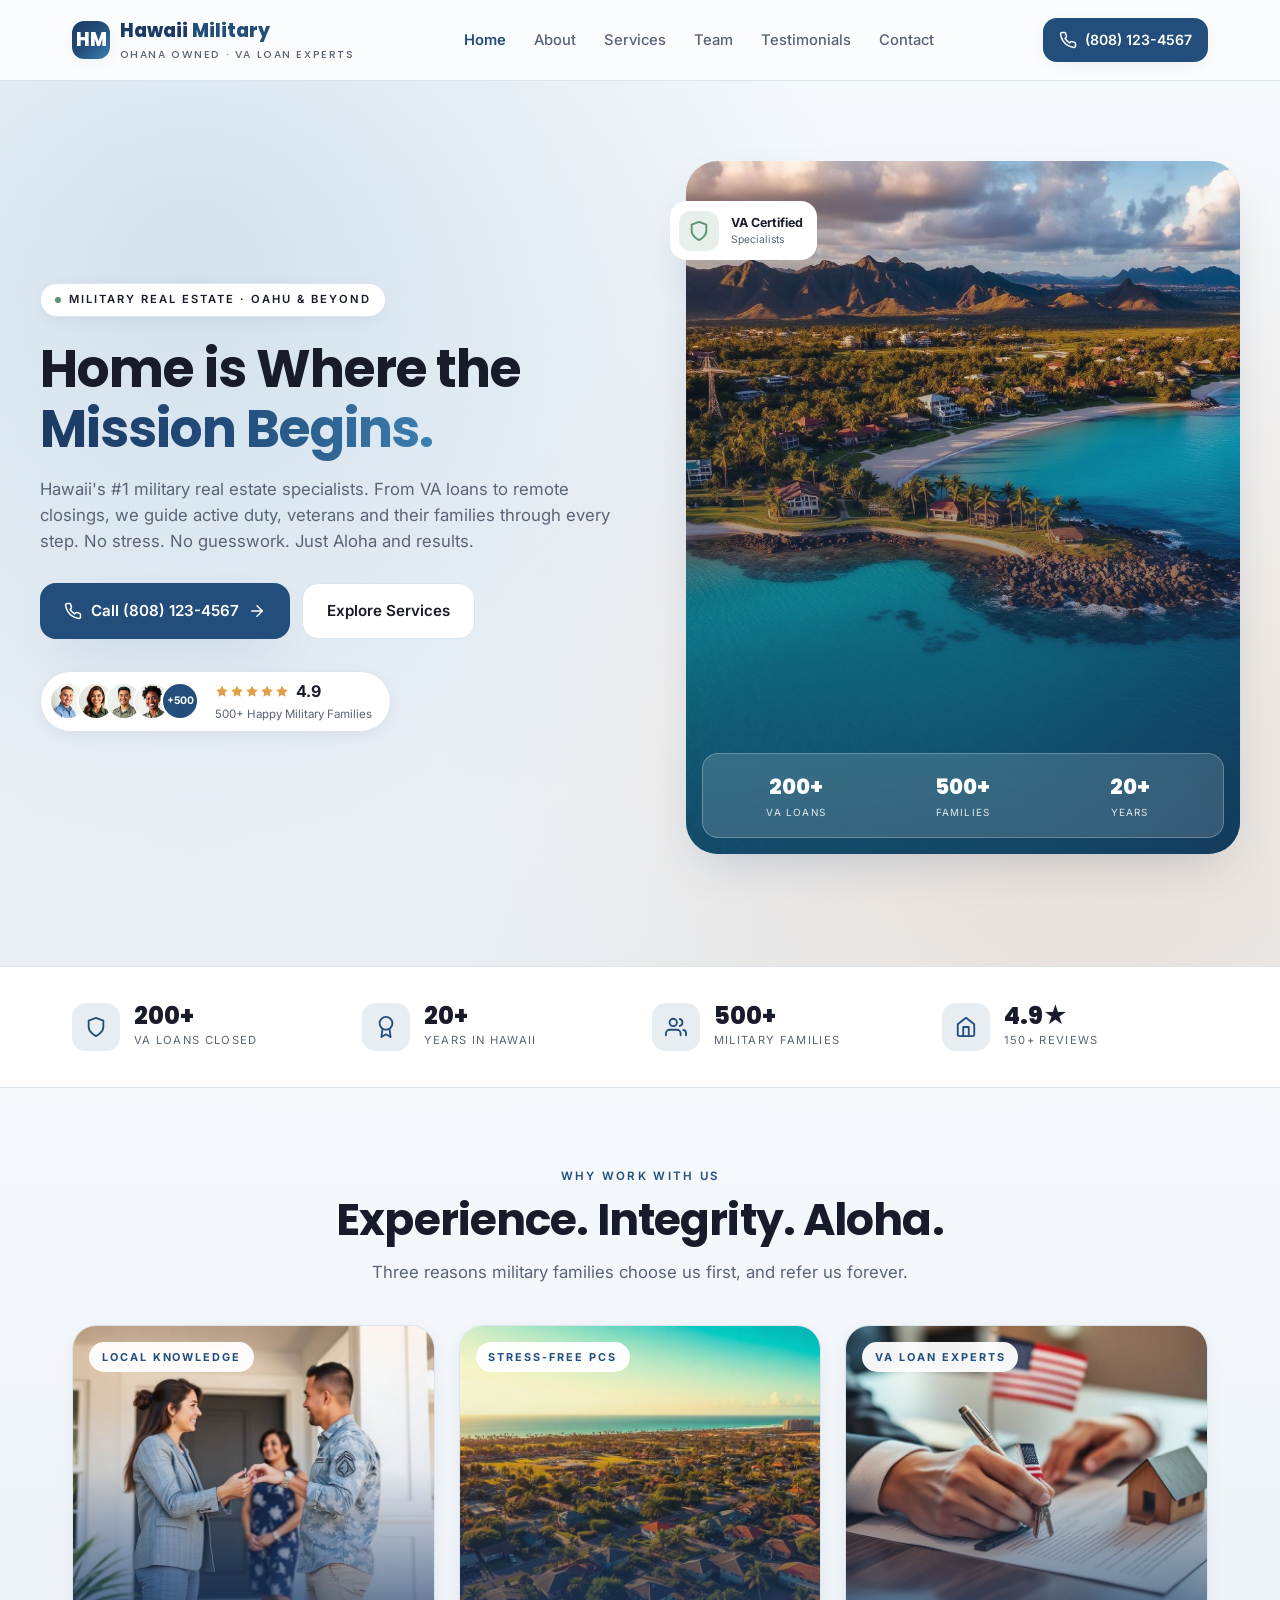
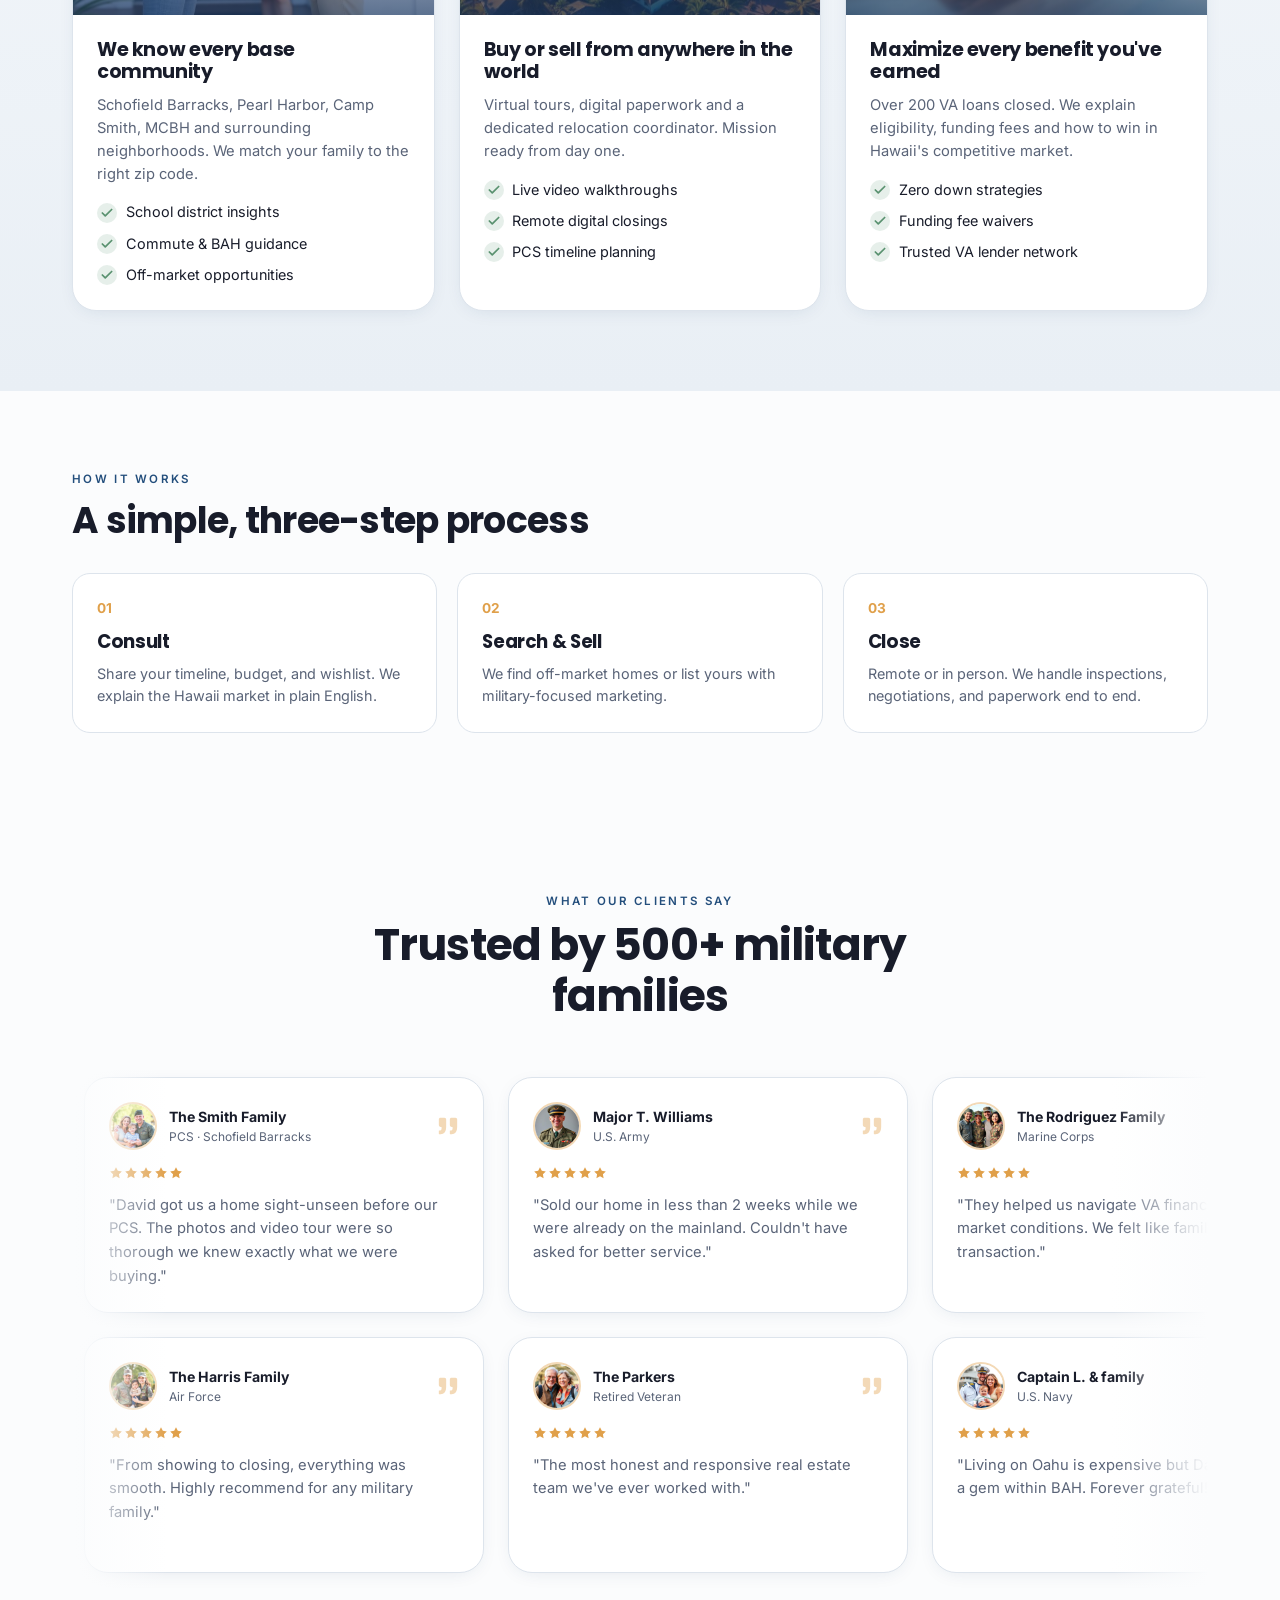
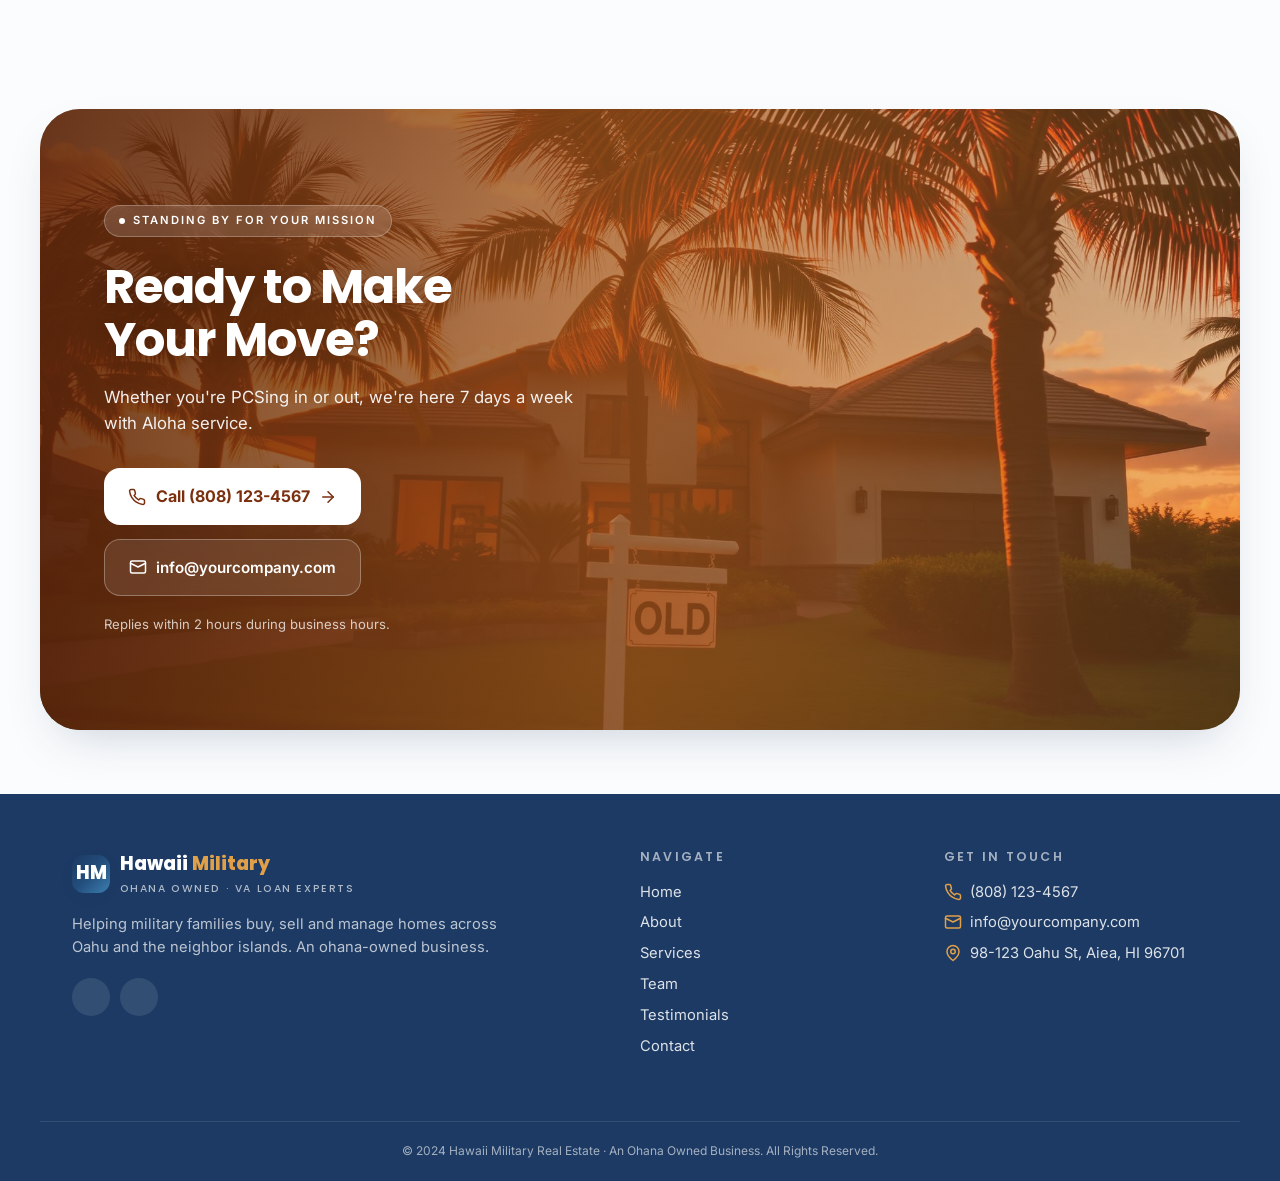
<file: index.html>
<!doctype html>
<html lang="en">
<head>
<meta charset="utf-8">
<meta name="viewport" content="width=device-width,initial-scale=1">
<title>Hawaii Military Real Estate | PCS & VA Loan Specialists</title>
<meta name="description" content="Serving military families across Oahu & neighbor islands. VA loan experts, remote closings, and local Hawaii knowledge.">
<meta property="og:title" content="Hawaii Military Real Estate | PCS & VA Loan Specialists">
<meta property="og:description" content="Serving military families across Oahu & neighbor islands. VA loan experts, remote closings, and local Hawaii knowledge.">
<link rel="preconnect" href="https://fonts.googleapis.com">
<link rel="preconnect" href="https://fonts.gstatic.com" crossorigin>
<link href="https://fonts.googleapis.com/css2?family=Inter:wght@400;500;600;700&family=Poppins:wght@600;700;800&display=swap" rel="stylesheet">
<link rel="stylesheet" href="css/styles.css">
</head>
<body>
<div id="header-mount"></div>

<section class="hero">
  <div class="container wrap">
    <div class="reveal">
      <span class="eyebrow"><span class="dot"></span> Military Real Estate · Oahu & Beyond</span>
      <h1>Home is Where the <span class="grad">Mission Begins.</span></h1>
      <p class="lead">Hawaii's #1 military real estate specialists. From VA loans to remote closings, we guide active duty, veterans and their families through every step. No stress. No guesswork. Just Aloha and results.</p>
      <div class="cta-row">
        <a class="btn btn-primary" href="tel:8081234567"><svg width="18" height="18" viewBox="0 0 24 24" fill="none" stroke="currentColor" stroke-width="2" stroke-linecap="round" stroke-linejoin="round"><path d="M22 16.92v3a2 2 0 0 1-2.18 2 19.79 19.79 0 0 1-8.63-3.07 19.5 19.5 0 0 1-6-6 19.79 19.79 0 0 1-3.07-8.67A2 2 0 0 1 4.11 2h3a2 2 0 0 1 2 1.72 12.84 12.84 0 0 0 .7 2.81 2 2 0 0 1-.45 2.11L8.09 9.91a16 16 0 0 0 6 6l1.27-1.27a2 2 0 0 1 2.11-.45 12.84 12.84 0 0 0 2.81.7A2 2 0 0 1 22 16.92z"/></svg> Call (808) 123-4567 <svg width="18" height="18" viewBox="0 0 24 24" fill="none" stroke="currentColor" stroke-width="2" stroke-linecap="round" stroke-linejoin="round"><line x1="5" y1="12" x2="19" y2="12"/><polyline points="12 5 19 12 12 19"/></svg></a>
        <a class="btn btn-outline" href="services.html">Explore Services</a>
      </div>
      <div class="trust">
        <div class="avatar-stack">
          <img src="assets/avatar-1.jpg" alt=""><img src="assets/avatar-2.jpg" alt=""><img src="assets/avatar-3.jpg" alt=""><img src="assets/avatar-4.jpg" alt=""><span>+500</span>
        </div>
        <div>
          <div class="stars"><svg width="14" height="14" viewBox="0 0 24 24" fill="currentColor"><polygon points="12 2 15.09 8.26 22 9.27 17 14.14 18.18 21.02 12 17.77 5.82 21.02 7 14.14 2 9.27 8.91 8.26 12 2"/></svg><svg width="14" height="14" viewBox="0 0 24 24" fill="currentColor"><polygon points="12 2 15.09 8.26 22 9.27 17 14.14 18.18 21.02 12 17.77 5.82 21.02 7 14.14 2 9.27 8.91 8.26 12 2"/></svg><svg width="14" height="14" viewBox="0 0 24 24" fill="currentColor"><polygon points="12 2 15.09 8.26 22 9.27 17 14.14 18.18 21.02 12 17.77 5.82 21.02 7 14.14 2 9.27 8.91 8.26 12 2"/></svg><svg width="14" height="14" viewBox="0 0 24 24" fill="currentColor"><polygon points="12 2 15.09 8.26 22 9.27 17 14.14 18.18 21.02 12 17.77 5.82 21.02 7 14.14 2 9.27 8.91 8.26 12 2"/></svg><svg width="14" height="14" viewBox="0 0 24 24" fill="currentColor"><polygon points="12 2 15.09 8.26 22 9.27 17 14.14 18.18 21.02 12 17.77 5.82 21.02 7 14.14 2 9.27 8.91 8.26 12 2"/></svg> <strong style="color:var(--fg);margin-left:6px">4.9</strong></div>
          <div style="font-size:.72rem;color:var(--muted-fg);margin-top:2px">500+ Happy Military Families</div>
        </div>
      </div>
    </div>
    <div class="reveal">
      <div class="hero-img-wrap">
        <div class="hero-img">
          <img src="assets/hero-hawaii.jpg" alt="Aerial Hawaiian coastline">
          <div style="position:absolute;inset:0;background:linear-gradient(to top,rgba(28,58,99,.7),transparent)"></div>
          <div class="glass">
            <div><div class="k">200+</div><div class="l">VA Loans</div></div>
            <div><div class="k">500+</div><div class="l">Families</div></div>
            <div><div class="k">20+</div><div class="l">Years</div></div>
          </div>
        </div>
        <div class="floating-card"><div class="icon"><svg width="22" height="22" viewBox="0 0 24 24" fill="none" stroke="currentColor" stroke-width="2" stroke-linecap="round" stroke-linejoin="round"><path d="M12 22s8-4 8-10V5l-8-3-8 3v7c0 6 8 10 8 10z"/></svg></div><div><div style="font-weight:700;font-size:.78rem">VA Certified</div><div style="font-size:.65rem;color:var(--muted-fg)">Specialists</div></div></div>
      </div>
    </div>
  </div>
</section>

<section class="trust-bar">
  <div class="container">
    <div class="grid">
      <div class="item reveal"><div class="icon-box"><svg width="22" height="22" viewBox="0 0 24 24" fill="none" stroke="currentColor" stroke-width="2" stroke-linecap="round" stroke-linejoin="round"><path d="M12 22s8-4 8-10V5l-8-3-8 3v7c0 6 8 10 8 10z"/></svg></div><div><div class="k">200+</div><div class="l">VA Loans Closed</div></div></div><div class="item reveal"><div class="icon-box"><svg width="22" height="22" viewBox="0 0 24 24" fill="none" stroke="currentColor" stroke-width="2" stroke-linecap="round" stroke-linejoin="round"><circle cx="12" cy="8" r="7"/><polyline points="8.21 13.89 7 23 12 20 17 23 15.79 13.88"/></svg></div><div><div class="k">20+</div><div class="l">Years in Hawaii</div></div></div><div class="item reveal"><div class="icon-box"><svg width="22" height="22" viewBox="0 0 24 24" fill="none" stroke="currentColor" stroke-width="2" stroke-linecap="round" stroke-linejoin="round"><path d="M17 21v-2a4 4 0 0 0-4-4H5a4 4 0 0 0-4 4v2"/><circle cx="9" cy="7" r="4"/><path d="M23 21v-2a4 4 0 0 0-3-3.87"/><path d="M16 3.13a4 4 0 0 1 0 7.75"/></svg></div><div><div class="k">500+</div><div class="l">Military Families</div></div></div><div class="item reveal"><div class="icon-box"><svg width="22" height="22" viewBox="0 0 24 24" fill="none" stroke="currentColor" stroke-width="2" stroke-linecap="round" stroke-linejoin="round"><path d="M3 9l9-7 9 7v11a2 2 0 0 1-2 2H5a2 2 0 0 1-2-2z"/><polyline points="9 22 9 12 15 12 15 22"/></svg></div><div><div class="k">4.9★</div><div class="l">150+ Reviews</div></div></div>
    </div>
  </div>
</section>

<section class="section alt">
  <div class="container">
    <div class="section-head reveal">
      <div class="eyebrow-mini">Why Work With Us</div>
      <h2>Experience. Integrity. Aloha.</h2>
      <p>Three reasons military families choose us first, and refer us forever.</p>
    </div>
    <div class="cards-grid">
      <article class="card reveal">
        <div class="card-media"><img src="assets/why-1.jpg" alt="We know every base community" loading="lazy"><span class="tag">Local Knowledge</span></div>
        <div class="card-body"><h3>We know every base community</h3><p>Schofield Barracks, Pearl Harbor, Camp Smith, MCBH and surrounding neighborhoods. We match your family to the right zip code.</p><ul><li><span class="check-pill"><svg width="14" height="14" viewBox="0 0 24 24" fill="none" stroke="currentColor" stroke-width="3" stroke-linecap="round" stroke-linejoin="round"><polyline points="20 6 9 17 4 12"/></svg></span>School district insights</li><li><span class="check-pill"><svg width="14" height="14" viewBox="0 0 24 24" fill="none" stroke="currentColor" stroke-width="3" stroke-linecap="round" stroke-linejoin="round"><polyline points="20 6 9 17 4 12"/></svg></span>Commute & BAH guidance</li><li><span class="check-pill"><svg width="14" height="14" viewBox="0 0 24 24" fill="none" stroke="currentColor" stroke-width="3" stroke-linecap="round" stroke-linejoin="round"><polyline points="20 6 9 17 4 12"/></svg></span>Off-market opportunities</li></ul></div>
      </article><article class="card reveal">
        <div class="card-media"><img src="assets/why-2.jpg" alt="Buy or sell from anywhere in the world" loading="lazy"><span class="tag">Stress-Free PCS</span></div>
        <div class="card-body"><h3>Buy or sell from anywhere in the world</h3><p>Virtual tours, digital paperwork and a dedicated relocation coordinator. Mission ready from day one.</p><ul><li><span class="check-pill"><svg width="14" height="14" viewBox="0 0 24 24" fill="none" stroke="currentColor" stroke-width="3" stroke-linecap="round" stroke-linejoin="round"><polyline points="20 6 9 17 4 12"/></svg></span>Live video walkthroughs</li><li><span class="check-pill"><svg width="14" height="14" viewBox="0 0 24 24" fill="none" stroke="currentColor" stroke-width="3" stroke-linecap="round" stroke-linejoin="round"><polyline points="20 6 9 17 4 12"/></svg></span>Remote digital closings</li><li><span class="check-pill"><svg width="14" height="14" viewBox="0 0 24 24" fill="none" stroke="currentColor" stroke-width="3" stroke-linecap="round" stroke-linejoin="round"><polyline points="20 6 9 17 4 12"/></svg></span>PCS timeline planning</li></ul></div>
      </article><article class="card reveal">
        <div class="card-media"><img src="assets/why-3.jpg" alt="Maximize every benefit you've earned" loading="lazy"><span class="tag">VA Loan Experts</span></div>
        <div class="card-body"><h3>Maximize every benefit you've earned</h3><p>Over 200 VA loans closed. We explain eligibility, funding fees and how to win in Hawaii's competitive market.</p><ul><li><span class="check-pill"><svg width="14" height="14" viewBox="0 0 24 24" fill="none" stroke="currentColor" stroke-width="3" stroke-linecap="round" stroke-linejoin="round"><polyline points="20 6 9 17 4 12"/></svg></span>Zero down strategies</li><li><span class="check-pill"><svg width="14" height="14" viewBox="0 0 24 24" fill="none" stroke="currentColor" stroke-width="3" stroke-linecap="round" stroke-linejoin="round"><polyline points="20 6 9 17 4 12"/></svg></span>Funding fee waivers</li><li><span class="check-pill"><svg width="14" height="14" viewBox="0 0 24 24" fill="none" stroke="currentColor" stroke-width="3" stroke-linecap="round" stroke-linejoin="round"><polyline points="20 6 9 17 4 12"/></svg></span>Trusted VA lender network</li></ul></div>
      </article>
    </div>
  </div>
</section>

<section class="section">
  <div class="container">
    <div class="reveal" style="max-width:42rem">
      <div class="eyebrow-mini" style="font-size:.72rem;letter-spacing:.2em;text-transform:uppercase;font-weight:600;color:var(--primary)">How It Works</div>
      <h2 style="margin-top:.7rem;font-size:clamp(1.6rem,3vw,2.25rem)">A simple, three-step process</h2>
    </div>
    <div class="steps mt-8">
      <div class="step reveal"><div class="n">01</div><h3>Consult</h3><p>Share your timeline, budget, and wishlist. We explain the Hawaii market in plain English.</p></div><div class="step reveal"><div class="n">02</div><h3>Search & Sell</h3><p>We find off-market homes or list yours with military-focused marketing.</p></div><div class="step reveal"><div class="n">03</div><h3>Close</h3><p>Remote or in person. We handle inspections, negotiations, and paperwork end to end.</p></div>
    </div>
  </div>
</section>

<section class="section">
  <div class="container">
    <div class="section-head reveal">
      <div class="eyebrow-mini">What Our Clients Say</div>
      <h2>Trusted by 500+ military families</h2>
    </div>
    <div class="marquee-wrap">
      <div class="marquee"><div class="t-card"><div class="top"><img src="assets/client-1.jpg" alt="The Smith Family"><div><div class="name">The Smith Family</div><div class="role">PCS · Schofield Barracks</div></div><span class="q"><svg width="22" height="22" viewBox="0 0 24 24" fill="currentColor"><path d="M3 21c3 0 7-1 7-8V5c0-1.25-.756-2.017-2-2H4c-1.25 0-2 .75-2 1.972V11c0 1.25.75 2 2 2 1 0 1 0 1 1v1c0 1-1 2-2 2s-1 .008-1 1.031V20c0 1 0 1 1 1zm12 0c3 0 7-1 7-8V5c0-1.25-.757-2.017-2-2h-4c-1.25 0-2 .75-2 1.972V11c0 1.25.75 2 2 2 .985 0 1 0 1 1v1c0 1-1 2-2 2s-1 .008-1 1.031V20c0 1 0 1 1 1z"/></svg></span></div><div class="stars"><svg width="14" height="14" viewBox="0 0 24 24" fill="currentColor"><polygon points="12 2 15.09 8.26 22 9.27 17 14.14 18.18 21.02 12 17.77 5.82 21.02 7 14.14 2 9.27 8.91 8.26 12 2"/></svg><svg width="14" height="14" viewBox="0 0 24 24" fill="currentColor"><polygon points="12 2 15.09 8.26 22 9.27 17 14.14 18.18 21.02 12 17.77 5.82 21.02 7 14.14 2 9.27 8.91 8.26 12 2"/></svg><svg width="14" height="14" viewBox="0 0 24 24" fill="currentColor"><polygon points="12 2 15.09 8.26 22 9.27 17 14.14 18.18 21.02 12 17.77 5.82 21.02 7 14.14 2 9.27 8.91 8.26 12 2"/></svg><svg width="14" height="14" viewBox="0 0 24 24" fill="currentColor"><polygon points="12 2 15.09 8.26 22 9.27 17 14.14 18.18 21.02 12 17.77 5.82 21.02 7 14.14 2 9.27 8.91 8.26 12 2"/></svg><svg width="14" height="14" viewBox="0 0 24 24" fill="currentColor"><polygon points="12 2 15.09 8.26 22 9.27 17 14.14 18.18 21.02 12 17.77 5.82 21.02 7 14.14 2 9.27 8.91 8.26 12 2"/></svg></div><p class="quote">"David got us a home sight-unseen before our PCS. The photos and video tour were so thorough we knew exactly what we were buying."</p></div><div class="t-card"><div class="top"><img src="assets/client-2.jpg" alt="Major T. Williams"><div><div class="name">Major T. Williams</div><div class="role">U.S. Army</div></div><span class="q"><svg width="22" height="22" viewBox="0 0 24 24" fill="currentColor"><path d="M3 21c3 0 7-1 7-8V5c0-1.25-.756-2.017-2-2H4c-1.25 0-2 .75-2 1.972V11c0 1.25.75 2 2 2 1 0 1 0 1 1v1c0 1-1 2-2 2s-1 .008-1 1.031V20c0 1 0 1 1 1zm12 0c3 0 7-1 7-8V5c0-1.25-.757-2.017-2-2h-4c-1.25 0-2 .75-2 1.972V11c0 1.25.75 2 2 2 .985 0 1 0 1 1v1c0 1-1 2-2 2s-1 .008-1 1.031V20c0 1 0 1 1 1z"/></svg></span></div><div class="stars"><svg width="14" height="14" viewBox="0 0 24 24" fill="currentColor"><polygon points="12 2 15.09 8.26 22 9.27 17 14.14 18.18 21.02 12 17.77 5.82 21.02 7 14.14 2 9.27 8.91 8.26 12 2"/></svg><svg width="14" height="14" viewBox="0 0 24 24" fill="currentColor"><polygon points="12 2 15.09 8.26 22 9.27 17 14.14 18.18 21.02 12 17.77 5.82 21.02 7 14.14 2 9.27 8.91 8.26 12 2"/></svg><svg width="14" height="14" viewBox="0 0 24 24" fill="currentColor"><polygon points="12 2 15.09 8.26 22 9.27 17 14.14 18.18 21.02 12 17.77 5.82 21.02 7 14.14 2 9.27 8.91 8.26 12 2"/></svg><svg width="14" height="14" viewBox="0 0 24 24" fill="currentColor"><polygon points="12 2 15.09 8.26 22 9.27 17 14.14 18.18 21.02 12 17.77 5.82 21.02 7 14.14 2 9.27 8.91 8.26 12 2"/></svg><svg width="14" height="14" viewBox="0 0 24 24" fill="currentColor"><polygon points="12 2 15.09 8.26 22 9.27 17 14.14 18.18 21.02 12 17.77 5.82 21.02 7 14.14 2 9.27 8.91 8.26 12 2"/></svg></div><p class="quote">"Sold our home in less than 2 weeks while we were already on the mainland. Couldn't have asked for better service."</p></div><div class="t-card"><div class="top"><img src="assets/client-3.jpg" alt="The Rodriguez Family"><div><div class="name">The Rodriguez Family</div><div class="role">Marine Corps</div></div><span class="q"><svg width="22" height="22" viewBox="0 0 24 24" fill="currentColor"><path d="M3 21c3 0 7-1 7-8V5c0-1.25-.756-2.017-2-2H4c-1.25 0-2 .75-2 1.972V11c0 1.25.75 2 2 2 1 0 1 0 1 1v1c0 1-1 2-2 2s-1 .008-1 1.031V20c0 1 0 1 1 1zm12 0c3 0 7-1 7-8V5c0-1.25-.757-2.017-2-2h-4c-1.25 0-2 .75-2 1.972V11c0 1.25.75 2 2 2 .985 0 1 0 1 1v1c0 1-1 2-2 2s-1 .008-1 1.031V20c0 1 0 1 1 1z"/></svg></span></div><div class="stars"><svg width="14" height="14" viewBox="0 0 24 24" fill="currentColor"><polygon points="12 2 15.09 8.26 22 9.27 17 14.14 18.18 21.02 12 17.77 5.82 21.02 7 14.14 2 9.27 8.91 8.26 12 2"/></svg><svg width="14" height="14" viewBox="0 0 24 24" fill="currentColor"><polygon points="12 2 15.09 8.26 22 9.27 17 14.14 18.18 21.02 12 17.77 5.82 21.02 7 14.14 2 9.27 8.91 8.26 12 2"/></svg><svg width="14" height="14" viewBox="0 0 24 24" fill="currentColor"><polygon points="12 2 15.09 8.26 22 9.27 17 14.14 18.18 21.02 12 17.77 5.82 21.02 7 14.14 2 9.27 8.91 8.26 12 2"/></svg><svg width="14" height="14" viewBox="0 0 24 24" fill="currentColor"><polygon points="12 2 15.09 8.26 22 9.27 17 14.14 18.18 21.02 12 17.77 5.82 21.02 7 14.14 2 9.27 8.91 8.26 12 2"/></svg><svg width="14" height="14" viewBox="0 0 24 24" fill="currentColor"><polygon points="12 2 15.09 8.26 22 9.27 17 14.14 18.18 21.02 12 17.77 5.82 21.02 7 14.14 2 9.27 8.91 8.26 12 2"/></svg></div><p class="quote">"They helped us navigate VA financing and local market conditions. We felt like family, not just a transaction."</p></div><div class="t-card"><div class="top"><img src="assets/client-4.jpg" alt="Captain L. & family"><div><div class="name">Captain L. & family</div><div class="role">U.S. Navy</div></div><span class="q"><svg width="22" height="22" viewBox="0 0 24 24" fill="currentColor"><path d="M3 21c3 0 7-1 7-8V5c0-1.25-.756-2.017-2-2H4c-1.25 0-2 .75-2 1.972V11c0 1.25.75 2 2 2 1 0 1 0 1 1v1c0 1-1 2-2 2s-1 .008-1 1.031V20c0 1 0 1 1 1zm12 0c3 0 7-1 7-8V5c0-1.25-.757-2.017-2-2h-4c-1.25 0-2 .75-2 1.972V11c0 1.25.75 2 2 2 .985 0 1 0 1 1v1c0 1-1 2-2 2s-1 .008-1 1.031V20c0 1 0 1 1 1z"/></svg></span></div><div class="stars"><svg width="14" height="14" viewBox="0 0 24 24" fill="currentColor"><polygon points="12 2 15.09 8.26 22 9.27 17 14.14 18.18 21.02 12 17.77 5.82 21.02 7 14.14 2 9.27 8.91 8.26 12 2"/></svg><svg width="14" height="14" viewBox="0 0 24 24" fill="currentColor"><polygon points="12 2 15.09 8.26 22 9.27 17 14.14 18.18 21.02 12 17.77 5.82 21.02 7 14.14 2 9.27 8.91 8.26 12 2"/></svg><svg width="14" height="14" viewBox="0 0 24 24" fill="currentColor"><polygon points="12 2 15.09 8.26 22 9.27 17 14.14 18.18 21.02 12 17.77 5.82 21.02 7 14.14 2 9.27 8.91 8.26 12 2"/></svg><svg width="14" height="14" viewBox="0 0 24 24" fill="currentColor"><polygon points="12 2 15.09 8.26 22 9.27 17 14.14 18.18 21.02 12 17.77 5.82 21.02 7 14.14 2 9.27 8.91 8.26 12 2"/></svg><svg width="14" height="14" viewBox="0 0 24 24" fill="currentColor"><polygon points="12 2 15.09 8.26 22 9.27 17 14.14 18.18 21.02 12 17.77 5.82 21.02 7 14.14 2 9.27 8.91 8.26 12 2"/></svg></div><p class="quote">"Living on Oahu is expensive but David found us a gem within BAH. Forever grateful!"</p></div><div class="t-card"><div class="top"><img src="assets/client-5.jpg" alt="The Parkers"><div><div class="name">The Parkers</div><div class="role">Retired Veteran</div></div><span class="q"><svg width="22" height="22" viewBox="0 0 24 24" fill="currentColor"><path d="M3 21c3 0 7-1 7-8V5c0-1.25-.756-2.017-2-2H4c-1.25 0-2 .75-2 1.972V11c0 1.25.75 2 2 2 1 0 1 0 1 1v1c0 1-1 2-2 2s-1 .008-1 1.031V20c0 1 0 1 1 1zm12 0c3 0 7-1 7-8V5c0-1.25-.757-2.017-2-2h-4c-1.25 0-2 .75-2 1.972V11c0 1.25.75 2 2 2 .985 0 1 0 1 1v1c0 1-1 2-2 2s-1 .008-1 1.031V20c0 1 0 1 1 1z"/></svg></span></div><div class="stars"><svg width="14" height="14" viewBox="0 0 24 24" fill="currentColor"><polygon points="12 2 15.09 8.26 22 9.27 17 14.14 18.18 21.02 12 17.77 5.82 21.02 7 14.14 2 9.27 8.91 8.26 12 2"/></svg><svg width="14" height="14" viewBox="0 0 24 24" fill="currentColor"><polygon points="12 2 15.09 8.26 22 9.27 17 14.14 18.18 21.02 12 17.77 5.82 21.02 7 14.14 2 9.27 8.91 8.26 12 2"/></svg><svg width="14" height="14" viewBox="0 0 24 24" fill="currentColor"><polygon points="12 2 15.09 8.26 22 9.27 17 14.14 18.18 21.02 12 17.77 5.82 21.02 7 14.14 2 9.27 8.91 8.26 12 2"/></svg><svg width="14" height="14" viewBox="0 0 24 24" fill="currentColor"><polygon points="12 2 15.09 8.26 22 9.27 17 14.14 18.18 21.02 12 17.77 5.82 21.02 7 14.14 2 9.27 8.91 8.26 12 2"/></svg><svg width="14" height="14" viewBox="0 0 24 24" fill="currentColor"><polygon points="12 2 15.09 8.26 22 9.27 17 14.14 18.18 21.02 12 17.77 5.82 21.02 7 14.14 2 9.27 8.91 8.26 12 2"/></svg></div><p class="quote">"The most honest and responsive real estate team we've ever worked with."</p></div><div class="t-card"><div class="top"><img src="assets/client-6.jpg" alt="The Harris Family"><div><div class="name">The Harris Family</div><div class="role">Air Force</div></div><span class="q"><svg width="22" height="22" viewBox="0 0 24 24" fill="currentColor"><path d="M3 21c3 0 7-1 7-8V5c0-1.25-.756-2.017-2-2H4c-1.25 0-2 .75-2 1.972V11c0 1.25.75 2 2 2 1 0 1 0 1 1v1c0 1-1 2-2 2s-1 .008-1 1.031V20c0 1 0 1 1 1zm12 0c3 0 7-1 7-8V5c0-1.25-.757-2.017-2-2h-4c-1.25 0-2 .75-2 1.972V11c0 1.25.75 2 2 2 .985 0 1 0 1 1v1c0 1-1 2-2 2s-1 .008-1 1.031V20c0 1 0 1 1 1z"/></svg></span></div><div class="stars"><svg width="14" height="14" viewBox="0 0 24 24" fill="currentColor"><polygon points="12 2 15.09 8.26 22 9.27 17 14.14 18.18 21.02 12 17.77 5.82 21.02 7 14.14 2 9.27 8.91 8.26 12 2"/></svg><svg width="14" height="14" viewBox="0 0 24 24" fill="currentColor"><polygon points="12 2 15.09 8.26 22 9.27 17 14.14 18.18 21.02 12 17.77 5.82 21.02 7 14.14 2 9.27 8.91 8.26 12 2"/></svg><svg width="14" height="14" viewBox="0 0 24 24" fill="currentColor"><polygon points="12 2 15.09 8.26 22 9.27 17 14.14 18.18 21.02 12 17.77 5.82 21.02 7 14.14 2 9.27 8.91 8.26 12 2"/></svg><svg width="14" height="14" viewBox="0 0 24 24" fill="currentColor"><polygon points="12 2 15.09 8.26 22 9.27 17 14.14 18.18 21.02 12 17.77 5.82 21.02 7 14.14 2 9.27 8.91 8.26 12 2"/></svg><svg width="14" height="14" viewBox="0 0 24 24" fill="currentColor"><polygon points="12 2 15.09 8.26 22 9.27 17 14.14 18.18 21.02 12 17.77 5.82 21.02 7 14.14 2 9.27 8.91 8.26 12 2"/></svg></div><p class="quote">"From showing to closing, everything was smooth. Highly recommend for any military family."</p></div><div class="t-card"><div class="top"><img src="assets/client-1.jpg" alt="The Smith Family"><div><div class="name">The Smith Family</div><div class="role">PCS · Schofield Barracks</div></div><span class="q"><svg width="22" height="22" viewBox="0 0 24 24" fill="currentColor"><path d="M3 21c3 0 7-1 7-8V5c0-1.25-.756-2.017-2-2H4c-1.25 0-2 .75-2 1.972V11c0 1.25.75 2 2 2 1 0 1 0 1 1v1c0 1-1 2-2 2s-1 .008-1 1.031V20c0 1 0 1 1 1zm12 0c3 0 7-1 7-8V5c0-1.25-.757-2.017-2-2h-4c-1.25 0-2 .75-2 1.972V11c0 1.25.75 2 2 2 .985 0 1 0 1 1v1c0 1-1 2-2 2s-1 .008-1 1.031V20c0 1 0 1 1 1z"/></svg></span></div><div class="stars"><svg width="14" height="14" viewBox="0 0 24 24" fill="currentColor"><polygon points="12 2 15.09 8.26 22 9.27 17 14.14 18.18 21.02 12 17.77 5.82 21.02 7 14.14 2 9.27 8.91 8.26 12 2"/></svg><svg width="14" height="14" viewBox="0 0 24 24" fill="currentColor"><polygon points="12 2 15.09 8.26 22 9.27 17 14.14 18.18 21.02 12 17.77 5.82 21.02 7 14.14 2 9.27 8.91 8.26 12 2"/></svg><svg width="14" height="14" viewBox="0 0 24 24" fill="currentColor"><polygon points="12 2 15.09 8.26 22 9.27 17 14.14 18.18 21.02 12 17.77 5.82 21.02 7 14.14 2 9.27 8.91 8.26 12 2"/></svg><svg width="14" height="14" viewBox="0 0 24 24" fill="currentColor"><polygon points="12 2 15.09 8.26 22 9.27 17 14.14 18.18 21.02 12 17.77 5.82 21.02 7 14.14 2 9.27 8.91 8.26 12 2"/></svg><svg width="14" height="14" viewBox="0 0 24 24" fill="currentColor"><polygon points="12 2 15.09 8.26 22 9.27 17 14.14 18.18 21.02 12 17.77 5.82 21.02 7 14.14 2 9.27 8.91 8.26 12 2"/></svg></div><p class="quote">"David got us a home sight-unseen before our PCS. The photos and video tour were so thorough we knew exactly what we were buying."</p></div><div class="t-card"><div class="top"><img src="assets/client-2.jpg" alt="Major T. Williams"><div><div class="name">Major T. Williams</div><div class="role">U.S. Army</div></div><span class="q"><svg width="22" height="22" viewBox="0 0 24 24" fill="currentColor"><path d="M3 21c3 0 7-1 7-8V5c0-1.25-.756-2.017-2-2H4c-1.25 0-2 .75-2 1.972V11c0 1.25.75 2 2 2 1 0 1 0 1 1v1c0 1-1 2-2 2s-1 .008-1 1.031V20c0 1 0 1 1 1zm12 0c3 0 7-1 7-8V5c0-1.25-.757-2.017-2-2h-4c-1.25 0-2 .75-2 1.972V11c0 1.25.75 2 2 2 .985 0 1 0 1 1v1c0 1-1 2-2 2s-1 .008-1 1.031V20c0 1 0 1 1 1z"/></svg></span></div><div class="stars"><svg width="14" height="14" viewBox="0 0 24 24" fill="currentColor"><polygon points="12 2 15.09 8.26 22 9.27 17 14.14 18.18 21.02 12 17.77 5.82 21.02 7 14.14 2 9.27 8.91 8.26 12 2"/></svg><svg width="14" height="14" viewBox="0 0 24 24" fill="currentColor"><polygon points="12 2 15.09 8.26 22 9.27 17 14.14 18.18 21.02 12 17.77 5.82 21.02 7 14.14 2 9.27 8.91 8.26 12 2"/></svg><svg width="14" height="14" viewBox="0 0 24 24" fill="currentColor"><polygon points="12 2 15.09 8.26 22 9.27 17 14.14 18.18 21.02 12 17.77 5.82 21.02 7 14.14 2 9.27 8.91 8.26 12 2"/></svg><svg width="14" height="14" viewBox="0 0 24 24" fill="currentColor"><polygon points="12 2 15.09 8.26 22 9.27 17 14.14 18.18 21.02 12 17.77 5.82 21.02 7 14.14 2 9.27 8.91 8.26 12 2"/></svg><svg width="14" height="14" viewBox="0 0 24 24" fill="currentColor"><polygon points="12 2 15.09 8.26 22 9.27 17 14.14 18.18 21.02 12 17.77 5.82 21.02 7 14.14 2 9.27 8.91 8.26 12 2"/></svg></div><p class="quote">"Sold our home in less than 2 weeks while we were already on the mainland. Couldn't have asked for better service."</p></div><div class="t-card"><div class="top"><img src="assets/client-3.jpg" alt="The Rodriguez Family"><div><div class="name">The Rodriguez Family</div><div class="role">Marine Corps</div></div><span class="q"><svg width="22" height="22" viewBox="0 0 24 24" fill="currentColor"><path d="M3 21c3 0 7-1 7-8V5c0-1.25-.756-2.017-2-2H4c-1.25 0-2 .75-2 1.972V11c0 1.25.75 2 2 2 1 0 1 0 1 1v1c0 1-1 2-2 2s-1 .008-1 1.031V20c0 1 0 1 1 1zm12 0c3 0 7-1 7-8V5c0-1.25-.757-2.017-2-2h-4c-1.25 0-2 .75-2 1.972V11c0 1.25.75 2 2 2 .985 0 1 0 1 1v1c0 1-1 2-2 2s-1 .008-1 1.031V20c0 1 0 1 1 1z"/></svg></span></div><div class="stars"><svg width="14" height="14" viewBox="0 0 24 24" fill="currentColor"><polygon points="12 2 15.09 8.26 22 9.27 17 14.14 18.18 21.02 12 17.77 5.82 21.02 7 14.14 2 9.27 8.91 8.26 12 2"/></svg><svg width="14" height="14" viewBox="0 0 24 24" fill="currentColor"><polygon points="12 2 15.09 8.26 22 9.27 17 14.14 18.18 21.02 12 17.77 5.82 21.02 7 14.14 2 9.27 8.91 8.26 12 2"/></svg><svg width="14" height="14" viewBox="0 0 24 24" fill="currentColor"><polygon points="12 2 15.09 8.26 22 9.27 17 14.14 18.18 21.02 12 17.77 5.82 21.02 7 14.14 2 9.27 8.91 8.26 12 2"/></svg><svg width="14" height="14" viewBox="0 0 24 24" fill="currentColor"><polygon points="12 2 15.09 8.26 22 9.27 17 14.14 18.18 21.02 12 17.77 5.82 21.02 7 14.14 2 9.27 8.91 8.26 12 2"/></svg><svg width="14" height="14" viewBox="0 0 24 24" fill="currentColor"><polygon points="12 2 15.09 8.26 22 9.27 17 14.14 18.18 21.02 12 17.77 5.82 21.02 7 14.14 2 9.27 8.91 8.26 12 2"/></svg></div><p class="quote">"They helped us navigate VA financing and local market conditions. We felt like family, not just a transaction."</p></div><div class="t-card"><div class="top"><img src="assets/client-4.jpg" alt="Captain L. & family"><div><div class="name">Captain L. & family</div><div class="role">U.S. Navy</div></div><span class="q"><svg width="22" height="22" viewBox="0 0 24 24" fill="currentColor"><path d="M3 21c3 0 7-1 7-8V5c0-1.25-.756-2.017-2-2H4c-1.25 0-2 .75-2 1.972V11c0 1.25.75 2 2 2 1 0 1 0 1 1v1c0 1-1 2-2 2s-1 .008-1 1.031V20c0 1 0 1 1 1zm12 0c3 0 7-1 7-8V5c0-1.25-.757-2.017-2-2h-4c-1.25 0-2 .75-2 1.972V11c0 1.25.75 2 2 2 .985 0 1 0 1 1v1c0 1-1 2-2 2s-1 .008-1 1.031V20c0 1 0 1 1 1z"/></svg></span></div><div class="stars"><svg width="14" height="14" viewBox="0 0 24 24" fill="currentColor"><polygon points="12 2 15.09 8.26 22 9.27 17 14.14 18.18 21.02 12 17.77 5.82 21.02 7 14.14 2 9.27 8.91 8.26 12 2"/></svg><svg width="14" height="14" viewBox="0 0 24 24" fill="currentColor"><polygon points="12 2 15.09 8.26 22 9.27 17 14.14 18.18 21.02 12 17.77 5.82 21.02 7 14.14 2 9.27 8.91 8.26 12 2"/></svg><svg width="14" height="14" viewBox="0 0 24 24" fill="currentColor"><polygon points="12 2 15.09 8.26 22 9.27 17 14.14 18.18 21.02 12 17.77 5.82 21.02 7 14.14 2 9.27 8.91 8.26 12 2"/></svg><svg width="14" height="14" viewBox="0 0 24 24" fill="currentColor"><polygon points="12 2 15.09 8.26 22 9.27 17 14.14 18.18 21.02 12 17.77 5.82 21.02 7 14.14 2 9.27 8.91 8.26 12 2"/></svg><svg width="14" height="14" viewBox="0 0 24 24" fill="currentColor"><polygon points="12 2 15.09 8.26 22 9.27 17 14.14 18.18 21.02 12 17.77 5.82 21.02 7 14.14 2 9.27 8.91 8.26 12 2"/></svg></div><p class="quote">"Living on Oahu is expensive but David found us a gem within BAH. Forever grateful!"</p></div><div class="t-card"><div class="top"><img src="assets/client-5.jpg" alt="The Parkers"><div><div class="name">The Parkers</div><div class="role">Retired Veteran</div></div><span class="q"><svg width="22" height="22" viewBox="0 0 24 24" fill="currentColor"><path d="M3 21c3 0 7-1 7-8V5c0-1.25-.756-2.017-2-2H4c-1.25 0-2 .75-2 1.972V11c0 1.25.75 2 2 2 1 0 1 0 1 1v1c0 1-1 2-2 2s-1 .008-1 1.031V20c0 1 0 1 1 1zm12 0c3 0 7-1 7-8V5c0-1.25-.757-2.017-2-2h-4c-1.25 0-2 .75-2 1.972V11c0 1.25.75 2 2 2 .985 0 1 0 1 1v1c0 1-1 2-2 2s-1 .008-1 1.031V20c0 1 0 1 1 1z"/></svg></span></div><div class="stars"><svg width="14" height="14" viewBox="0 0 24 24" fill="currentColor"><polygon points="12 2 15.09 8.26 22 9.27 17 14.14 18.18 21.02 12 17.77 5.82 21.02 7 14.14 2 9.27 8.91 8.26 12 2"/></svg><svg width="14" height="14" viewBox="0 0 24 24" fill="currentColor"><polygon points="12 2 15.09 8.26 22 9.27 17 14.14 18.18 21.02 12 17.77 5.82 21.02 7 14.14 2 9.27 8.91 8.26 12 2"/></svg><svg width="14" height="14" viewBox="0 0 24 24" fill="currentColor"><polygon points="12 2 15.09 8.26 22 9.27 17 14.14 18.18 21.02 12 17.77 5.82 21.02 7 14.14 2 9.27 8.91 8.26 12 2"/></svg><svg width="14" height="14" viewBox="0 0 24 24" fill="currentColor"><polygon points="12 2 15.09 8.26 22 9.27 17 14.14 18.18 21.02 12 17.77 5.82 21.02 7 14.14 2 9.27 8.91 8.26 12 2"/></svg><svg width="14" height="14" viewBox="0 0 24 24" fill="currentColor"><polygon points="12 2 15.09 8.26 22 9.27 17 14.14 18.18 21.02 12 17.77 5.82 21.02 7 14.14 2 9.27 8.91 8.26 12 2"/></svg></div><p class="quote">"The most honest and responsive real estate team we've ever worked with."</p></div><div class="t-card"><div class="top"><img src="assets/client-6.jpg" alt="The Harris Family"><div><div class="name">The Harris Family</div><div class="role">Air Force</div></div><span class="q"><svg width="22" height="22" viewBox="0 0 24 24" fill="currentColor"><path d="M3 21c3 0 7-1 7-8V5c0-1.25-.756-2.017-2-2H4c-1.25 0-2 .75-2 1.972V11c0 1.25.75 2 2 2 1 0 1 0 1 1v1c0 1-1 2-2 2s-1 .008-1 1.031V20c0 1 0 1 1 1zm12 0c3 0 7-1 7-8V5c0-1.25-.757-2.017-2-2h-4c-1.25 0-2 .75-2 1.972V11c0 1.25.75 2 2 2 .985 0 1 0 1 1v1c0 1-1 2-2 2s-1 .008-1 1.031V20c0 1 0 1 1 1z"/></svg></span></div><div class="stars"><svg width="14" height="14" viewBox="0 0 24 24" fill="currentColor"><polygon points="12 2 15.09 8.26 22 9.27 17 14.14 18.18 21.02 12 17.77 5.82 21.02 7 14.14 2 9.27 8.91 8.26 12 2"/></svg><svg width="14" height="14" viewBox="0 0 24 24" fill="currentColor"><polygon points="12 2 15.09 8.26 22 9.27 17 14.14 18.18 21.02 12 17.77 5.82 21.02 7 14.14 2 9.27 8.91 8.26 12 2"/></svg><svg width="14" height="14" viewBox="0 0 24 24" fill="currentColor"><polygon points="12 2 15.09 8.26 22 9.27 17 14.14 18.18 21.02 12 17.77 5.82 21.02 7 14.14 2 9.27 8.91 8.26 12 2"/></svg><svg width="14" height="14" viewBox="0 0 24 24" fill="currentColor"><polygon points="12 2 15.09 8.26 22 9.27 17 14.14 18.18 21.02 12 17.77 5.82 21.02 7 14.14 2 9.27 8.91 8.26 12 2"/></svg><svg width="14" height="14" viewBox="0 0 24 24" fill="currentColor"><polygon points="12 2 15.09 8.26 22 9.27 17 14.14 18.18 21.02 12 17.77 5.82 21.02 7 14.14 2 9.27 8.91 8.26 12 2"/></svg></div><p class="quote">"From showing to closing, everything was smooth. Highly recommend for any military family."</p></div></div>
      <div class="marquee rev"><div class="t-card"><div class="top"><img src="assets/client-6.jpg" alt="The Harris Family"><div><div class="name">The Harris Family</div><div class="role">Air Force</div></div><span class="q"><svg width="22" height="22" viewBox="0 0 24 24" fill="currentColor"><path d="M3 21c3 0 7-1 7-8V5c0-1.25-.756-2.017-2-2H4c-1.25 0-2 .75-2 1.972V11c0 1.25.75 2 2 2 1 0 1 0 1 1v1c0 1-1 2-2 2s-1 .008-1 1.031V20c0 1 0 1 1 1zm12 0c3 0 7-1 7-8V5c0-1.25-.757-2.017-2-2h-4c-1.25 0-2 .75-2 1.972V11c0 1.25.75 2 2 2 .985 0 1 0 1 1v1c0 1-1 2-2 2s-1 .008-1 1.031V20c0 1 0 1 1 1z"/></svg></span></div><div class="stars"><svg width="14" height="14" viewBox="0 0 24 24" fill="currentColor"><polygon points="12 2 15.09 8.26 22 9.27 17 14.14 18.18 21.02 12 17.77 5.82 21.02 7 14.14 2 9.27 8.91 8.26 12 2"/></svg><svg width="14" height="14" viewBox="0 0 24 24" fill="currentColor"><polygon points="12 2 15.09 8.26 22 9.27 17 14.14 18.18 21.02 12 17.77 5.82 21.02 7 14.14 2 9.27 8.91 8.26 12 2"/></svg><svg width="14" height="14" viewBox="0 0 24 24" fill="currentColor"><polygon points="12 2 15.09 8.26 22 9.27 17 14.14 18.18 21.02 12 17.77 5.82 21.02 7 14.14 2 9.27 8.91 8.26 12 2"/></svg><svg width="14" height="14" viewBox="0 0 24 24" fill="currentColor"><polygon points="12 2 15.09 8.26 22 9.27 17 14.14 18.18 21.02 12 17.77 5.82 21.02 7 14.14 2 9.27 8.91 8.26 12 2"/></svg><svg width="14" height="14" viewBox="0 0 24 24" fill="currentColor"><polygon points="12 2 15.09 8.26 22 9.27 17 14.14 18.18 21.02 12 17.77 5.82 21.02 7 14.14 2 9.27 8.91 8.26 12 2"/></svg></div><p class="quote">"From showing to closing, everything was smooth. Highly recommend for any military family."</p></div><div class="t-card"><div class="top"><img src="assets/client-5.jpg" alt="The Parkers"><div><div class="name">The Parkers</div><div class="role">Retired Veteran</div></div><span class="q"><svg width="22" height="22" viewBox="0 0 24 24" fill="currentColor"><path d="M3 21c3 0 7-1 7-8V5c0-1.25-.756-2.017-2-2H4c-1.25 0-2 .75-2 1.972V11c0 1.25.75 2 2 2 1 0 1 0 1 1v1c0 1-1 2-2 2s-1 .008-1 1.031V20c0 1 0 1 1 1zm12 0c3 0 7-1 7-8V5c0-1.25-.757-2.017-2-2h-4c-1.25 0-2 .75-2 1.972V11c0 1.25.75 2 2 2 .985 0 1 0 1 1v1c0 1-1 2-2 2s-1 .008-1 1.031V20c0 1 0 1 1 1z"/></svg></span></div><div class="stars"><svg width="14" height="14" viewBox="0 0 24 24" fill="currentColor"><polygon points="12 2 15.09 8.26 22 9.27 17 14.14 18.18 21.02 12 17.77 5.82 21.02 7 14.14 2 9.27 8.91 8.26 12 2"/></svg><svg width="14" height="14" viewBox="0 0 24 24" fill="currentColor"><polygon points="12 2 15.09 8.26 22 9.27 17 14.14 18.18 21.02 12 17.77 5.82 21.02 7 14.14 2 9.27 8.91 8.26 12 2"/></svg><svg width="14" height="14" viewBox="0 0 24 24" fill="currentColor"><polygon points="12 2 15.09 8.26 22 9.27 17 14.14 18.18 21.02 12 17.77 5.82 21.02 7 14.14 2 9.27 8.91 8.26 12 2"/></svg><svg width="14" height="14" viewBox="0 0 24 24" fill="currentColor"><polygon points="12 2 15.09 8.26 22 9.27 17 14.14 18.18 21.02 12 17.77 5.82 21.02 7 14.14 2 9.27 8.91 8.26 12 2"/></svg><svg width="14" height="14" viewBox="0 0 24 24" fill="currentColor"><polygon points="12 2 15.09 8.26 22 9.27 17 14.14 18.18 21.02 12 17.77 5.82 21.02 7 14.14 2 9.27 8.91 8.26 12 2"/></svg></div><p class="quote">"The most honest and responsive real estate team we've ever worked with."</p></div><div class="t-card"><div class="top"><img src="assets/client-4.jpg" alt="Captain L. & family"><div><div class="name">Captain L. & family</div><div class="role">U.S. Navy</div></div><span class="q"><svg width="22" height="22" viewBox="0 0 24 24" fill="currentColor"><path d="M3 21c3 0 7-1 7-8V5c0-1.25-.756-2.017-2-2H4c-1.25 0-2 .75-2 1.972V11c0 1.25.75 2 2 2 1 0 1 0 1 1v1c0 1-1 2-2 2s-1 .008-1 1.031V20c0 1 0 1 1 1zm12 0c3 0 7-1 7-8V5c0-1.25-.757-2.017-2-2h-4c-1.25 0-2 .75-2 1.972V11c0 1.25.75 2 2 2 .985 0 1 0 1 1v1c0 1-1 2-2 2s-1 .008-1 1.031V20c0 1 0 1 1 1z"/></svg></span></div><div class="stars"><svg width="14" height="14" viewBox="0 0 24 24" fill="currentColor"><polygon points="12 2 15.09 8.26 22 9.27 17 14.14 18.18 21.02 12 17.77 5.82 21.02 7 14.14 2 9.27 8.91 8.26 12 2"/></svg><svg width="14" height="14" viewBox="0 0 24 24" fill="currentColor"><polygon points="12 2 15.09 8.26 22 9.27 17 14.14 18.18 21.02 12 17.77 5.82 21.02 7 14.14 2 9.27 8.91 8.26 12 2"/></svg><svg width="14" height="14" viewBox="0 0 24 24" fill="currentColor"><polygon points="12 2 15.09 8.26 22 9.27 17 14.14 18.18 21.02 12 17.77 5.82 21.02 7 14.14 2 9.27 8.91 8.26 12 2"/></svg><svg width="14" height="14" viewBox="0 0 24 24" fill="currentColor"><polygon points="12 2 15.09 8.26 22 9.27 17 14.14 18.18 21.02 12 17.77 5.82 21.02 7 14.14 2 9.27 8.91 8.26 12 2"/></svg><svg width="14" height="14" viewBox="0 0 24 24" fill="currentColor"><polygon points="12 2 15.09 8.26 22 9.27 17 14.14 18.18 21.02 12 17.77 5.82 21.02 7 14.14 2 9.27 8.91 8.26 12 2"/></svg></div><p class="quote">"Living on Oahu is expensive but David found us a gem within BAH. Forever grateful!"</p></div><div class="t-card"><div class="top"><img src="assets/client-3.jpg" alt="The Rodriguez Family"><div><div class="name">The Rodriguez Family</div><div class="role">Marine Corps</div></div><span class="q"><svg width="22" height="22" viewBox="0 0 24 24" fill="currentColor"><path d="M3 21c3 0 7-1 7-8V5c0-1.25-.756-2.017-2-2H4c-1.25 0-2 .75-2 1.972V11c0 1.25.75 2 2 2 1 0 1 0 1 1v1c0 1-1 2-2 2s-1 .008-1 1.031V20c0 1 0 1 1 1zm12 0c3 0 7-1 7-8V5c0-1.25-.757-2.017-2-2h-4c-1.25 0-2 .75-2 1.972V11c0 1.25.75 2 2 2 .985 0 1 0 1 1v1c0 1-1 2-2 2s-1 .008-1 1.031V20c0 1 0 1 1 1z"/></svg></span></div><div class="stars"><svg width="14" height="14" viewBox="0 0 24 24" fill="currentColor"><polygon points="12 2 15.09 8.26 22 9.27 17 14.14 18.18 21.02 12 17.77 5.82 21.02 7 14.14 2 9.27 8.91 8.26 12 2"/></svg><svg width="14" height="14" viewBox="0 0 24 24" fill="currentColor"><polygon points="12 2 15.09 8.26 22 9.27 17 14.14 18.18 21.02 12 17.77 5.82 21.02 7 14.14 2 9.27 8.91 8.26 12 2"/></svg><svg width="14" height="14" viewBox="0 0 24 24" fill="currentColor"><polygon points="12 2 15.09 8.26 22 9.27 17 14.14 18.18 21.02 12 17.77 5.82 21.02 7 14.14 2 9.27 8.91 8.26 12 2"/></svg><svg width="14" height="14" viewBox="0 0 24 24" fill="currentColor"><polygon points="12 2 15.09 8.26 22 9.27 17 14.14 18.18 21.02 12 17.77 5.82 21.02 7 14.14 2 9.27 8.91 8.26 12 2"/></svg><svg width="14" height="14" viewBox="0 0 24 24" fill="currentColor"><polygon points="12 2 15.09 8.26 22 9.27 17 14.14 18.18 21.02 12 17.77 5.82 21.02 7 14.14 2 9.27 8.91 8.26 12 2"/></svg></div><p class="quote">"They helped us navigate VA financing and local market conditions. We felt like family, not just a transaction."</p></div><div class="t-card"><div class="top"><img src="assets/client-2.jpg" alt="Major T. Williams"><div><div class="name">Major T. Williams</div><div class="role">U.S. Army</div></div><span class="q"><svg width="22" height="22" viewBox="0 0 24 24" fill="currentColor"><path d="M3 21c3 0 7-1 7-8V5c0-1.25-.756-2.017-2-2H4c-1.25 0-2 .75-2 1.972V11c0 1.25.75 2 2 2 1 0 1 0 1 1v1c0 1-1 2-2 2s-1 .008-1 1.031V20c0 1 0 1 1 1zm12 0c3 0 7-1 7-8V5c0-1.25-.757-2.017-2-2h-4c-1.25 0-2 .75-2 1.972V11c0 1.25.75 2 2 2 .985 0 1 0 1 1v1c0 1-1 2-2 2s-1 .008-1 1.031V20c0 1 0 1 1 1z"/></svg></span></div><div class="stars"><svg width="14" height="14" viewBox="0 0 24 24" fill="currentColor"><polygon points="12 2 15.09 8.26 22 9.27 17 14.14 18.18 21.02 12 17.77 5.82 21.02 7 14.14 2 9.27 8.91 8.26 12 2"/></svg><svg width="14" height="14" viewBox="0 0 24 24" fill="currentColor"><polygon points="12 2 15.09 8.26 22 9.27 17 14.14 18.18 21.02 12 17.77 5.82 21.02 7 14.14 2 9.27 8.91 8.26 12 2"/></svg><svg width="14" height="14" viewBox="0 0 24 24" fill="currentColor"><polygon points="12 2 15.09 8.26 22 9.27 17 14.14 18.18 21.02 12 17.77 5.82 21.02 7 14.14 2 9.27 8.91 8.26 12 2"/></svg><svg width="14" height="14" viewBox="0 0 24 24" fill="currentColor"><polygon points="12 2 15.09 8.26 22 9.27 17 14.14 18.18 21.02 12 17.77 5.82 21.02 7 14.14 2 9.27 8.91 8.26 12 2"/></svg><svg width="14" height="14" viewBox="0 0 24 24" fill="currentColor"><polygon points="12 2 15.09 8.26 22 9.27 17 14.14 18.18 21.02 12 17.77 5.82 21.02 7 14.14 2 9.27 8.91 8.26 12 2"/></svg></div><p class="quote">"Sold our home in less than 2 weeks while we were already on the mainland. Couldn't have asked for better service."</p></div><div class="t-card"><div class="top"><img src="assets/client-1.jpg" alt="The Smith Family"><div><div class="name">The Smith Family</div><div class="role">PCS · Schofield Barracks</div></div><span class="q"><svg width="22" height="22" viewBox="0 0 24 24" fill="currentColor"><path d="M3 21c3 0 7-1 7-8V5c0-1.25-.756-2.017-2-2H4c-1.25 0-2 .75-2 1.972V11c0 1.25.75 2 2 2 1 0 1 0 1 1v1c0 1-1 2-2 2s-1 .008-1 1.031V20c0 1 0 1 1 1zm12 0c3 0 7-1 7-8V5c0-1.25-.757-2.017-2-2h-4c-1.25 0-2 .75-2 1.972V11c0 1.25.75 2 2 2 .985 0 1 0 1 1v1c0 1-1 2-2 2s-1 .008-1 1.031V20c0 1 0 1 1 1z"/></svg></span></div><div class="stars"><svg width="14" height="14" viewBox="0 0 24 24" fill="currentColor"><polygon points="12 2 15.09 8.26 22 9.27 17 14.14 18.18 21.02 12 17.77 5.82 21.02 7 14.14 2 9.27 8.91 8.26 12 2"/></svg><svg width="14" height="14" viewBox="0 0 24 24" fill="currentColor"><polygon points="12 2 15.09 8.26 22 9.27 17 14.14 18.18 21.02 12 17.77 5.82 21.02 7 14.14 2 9.27 8.91 8.26 12 2"/></svg><svg width="14" height="14" viewBox="0 0 24 24" fill="currentColor"><polygon points="12 2 15.09 8.26 22 9.27 17 14.14 18.18 21.02 12 17.77 5.82 21.02 7 14.14 2 9.27 8.91 8.26 12 2"/></svg><svg width="14" height="14" viewBox="0 0 24 24" fill="currentColor"><polygon points="12 2 15.09 8.26 22 9.27 17 14.14 18.18 21.02 12 17.77 5.82 21.02 7 14.14 2 9.27 8.91 8.26 12 2"/></svg><svg width="14" height="14" viewBox="0 0 24 24" fill="currentColor"><polygon points="12 2 15.09 8.26 22 9.27 17 14.14 18.18 21.02 12 17.77 5.82 21.02 7 14.14 2 9.27 8.91 8.26 12 2"/></svg></div><p class="quote">"David got us a home sight-unseen before our PCS. The photos and video tour were so thorough we knew exactly what we were buying."</p></div><div class="t-card"><div class="top"><img src="assets/client-6.jpg" alt="The Harris Family"><div><div class="name">The Harris Family</div><div class="role">Air Force</div></div><span class="q"><svg width="22" height="22" viewBox="0 0 24 24" fill="currentColor"><path d="M3 21c3 0 7-1 7-8V5c0-1.25-.756-2.017-2-2H4c-1.25 0-2 .75-2 1.972V11c0 1.25.75 2 2 2 1 0 1 0 1 1v1c0 1-1 2-2 2s-1 .008-1 1.031V20c0 1 0 1 1 1zm12 0c3 0 7-1 7-8V5c0-1.25-.757-2.017-2-2h-4c-1.25 0-2 .75-2 1.972V11c0 1.25.75 2 2 2 .985 0 1 0 1 1v1c0 1-1 2-2 2s-1 .008-1 1.031V20c0 1 0 1 1 1z"/></svg></span></div><div class="stars"><svg width="14" height="14" viewBox="0 0 24 24" fill="currentColor"><polygon points="12 2 15.09 8.26 22 9.27 17 14.14 18.18 21.02 12 17.77 5.82 21.02 7 14.14 2 9.27 8.91 8.26 12 2"/></svg><svg width="14" height="14" viewBox="0 0 24 24" fill="currentColor"><polygon points="12 2 15.09 8.26 22 9.27 17 14.14 18.18 21.02 12 17.77 5.82 21.02 7 14.14 2 9.27 8.91 8.26 12 2"/></svg><svg width="14" height="14" viewBox="0 0 24 24" fill="currentColor"><polygon points="12 2 15.09 8.26 22 9.27 17 14.14 18.18 21.02 12 17.77 5.82 21.02 7 14.14 2 9.27 8.91 8.26 12 2"/></svg><svg width="14" height="14" viewBox="0 0 24 24" fill="currentColor"><polygon points="12 2 15.09 8.26 22 9.27 17 14.14 18.18 21.02 12 17.77 5.82 21.02 7 14.14 2 9.27 8.91 8.26 12 2"/></svg><svg width="14" height="14" viewBox="0 0 24 24" fill="currentColor"><polygon points="12 2 15.09 8.26 22 9.27 17 14.14 18.18 21.02 12 17.77 5.82 21.02 7 14.14 2 9.27 8.91 8.26 12 2"/></svg></div><p class="quote">"From showing to closing, everything was smooth. Highly recommend for any military family."</p></div><div class="t-card"><div class="top"><img src="assets/client-5.jpg" alt="The Parkers"><div><div class="name">The Parkers</div><div class="role">Retired Veteran</div></div><span class="q"><svg width="22" height="22" viewBox="0 0 24 24" fill="currentColor"><path d="M3 21c3 0 7-1 7-8V5c0-1.25-.756-2.017-2-2H4c-1.25 0-2 .75-2 1.972V11c0 1.25.75 2 2 2 1 0 1 0 1 1v1c0 1-1 2-2 2s-1 .008-1 1.031V20c0 1 0 1 1 1zm12 0c3 0 7-1 7-8V5c0-1.25-.757-2.017-2-2h-4c-1.25 0-2 .75-2 1.972V11c0 1.25.75 2 2 2 .985 0 1 0 1 1v1c0 1-1 2-2 2s-1 .008-1 1.031V20c0 1 0 1 1 1z"/></svg></span></div><div class="stars"><svg width="14" height="14" viewBox="0 0 24 24" fill="currentColor"><polygon points="12 2 15.09 8.26 22 9.27 17 14.14 18.18 21.02 12 17.77 5.82 21.02 7 14.14 2 9.27 8.91 8.26 12 2"/></svg><svg width="14" height="14" viewBox="0 0 24 24" fill="currentColor"><polygon points="12 2 15.09 8.26 22 9.27 17 14.14 18.18 21.02 12 17.77 5.82 21.02 7 14.14 2 9.27 8.91 8.26 12 2"/></svg><svg width="14" height="14" viewBox="0 0 24 24" fill="currentColor"><polygon points="12 2 15.09 8.26 22 9.27 17 14.14 18.18 21.02 12 17.77 5.82 21.02 7 14.14 2 9.27 8.91 8.26 12 2"/></svg><svg width="14" height="14" viewBox="0 0 24 24" fill="currentColor"><polygon points="12 2 15.09 8.26 22 9.27 17 14.14 18.18 21.02 12 17.77 5.82 21.02 7 14.14 2 9.27 8.91 8.26 12 2"/></svg><svg width="14" height="14" viewBox="0 0 24 24" fill="currentColor"><polygon points="12 2 15.09 8.26 22 9.27 17 14.14 18.18 21.02 12 17.77 5.82 21.02 7 14.14 2 9.27 8.91 8.26 12 2"/></svg></div><p class="quote">"The most honest and responsive real estate team we've ever worked with."</p></div><div class="t-card"><div class="top"><img src="assets/client-4.jpg" alt="Captain L. & family"><div><div class="name">Captain L. & family</div><div class="role">U.S. Navy</div></div><span class="q"><svg width="22" height="22" viewBox="0 0 24 24" fill="currentColor"><path d="M3 21c3 0 7-1 7-8V5c0-1.25-.756-2.017-2-2H4c-1.25 0-2 .75-2 1.972V11c0 1.25.75 2 2 2 1 0 1 0 1 1v1c0 1-1 2-2 2s-1 .008-1 1.031V20c0 1 0 1 1 1zm12 0c3 0 7-1 7-8V5c0-1.25-.757-2.017-2-2h-4c-1.25 0-2 .75-2 1.972V11c0 1.25.75 2 2 2 .985 0 1 0 1 1v1c0 1-1 2-2 2s-1 .008-1 1.031V20c0 1 0 1 1 1z"/></svg></span></div><div class="stars"><svg width="14" height="14" viewBox="0 0 24 24" fill="currentColor"><polygon points="12 2 15.09 8.26 22 9.27 17 14.14 18.18 21.02 12 17.77 5.82 21.02 7 14.14 2 9.27 8.91 8.26 12 2"/></svg><svg width="14" height="14" viewBox="0 0 24 24" fill="currentColor"><polygon points="12 2 15.09 8.26 22 9.27 17 14.14 18.18 21.02 12 17.77 5.82 21.02 7 14.14 2 9.27 8.91 8.26 12 2"/></svg><svg width="14" height="14" viewBox="0 0 24 24" fill="currentColor"><polygon points="12 2 15.09 8.26 22 9.27 17 14.14 18.18 21.02 12 17.77 5.82 21.02 7 14.14 2 9.27 8.91 8.26 12 2"/></svg><svg width="14" height="14" viewBox="0 0 24 24" fill="currentColor"><polygon points="12 2 15.09 8.26 22 9.27 17 14.14 18.18 21.02 12 17.77 5.82 21.02 7 14.14 2 9.27 8.91 8.26 12 2"/></svg><svg width="14" height="14" viewBox="0 0 24 24" fill="currentColor"><polygon points="12 2 15.09 8.26 22 9.27 17 14.14 18.18 21.02 12 17.77 5.82 21.02 7 14.14 2 9.27 8.91 8.26 12 2"/></svg></div><p class="quote">"Living on Oahu is expensive but David found us a gem within BAH. Forever grateful!"</p></div><div class="t-card"><div class="top"><img src="assets/client-3.jpg" alt="The Rodriguez Family"><div><div class="name">The Rodriguez Family</div><div class="role">Marine Corps</div></div><span class="q"><svg width="22" height="22" viewBox="0 0 24 24" fill="currentColor"><path d="M3 21c3 0 7-1 7-8V5c0-1.25-.756-2.017-2-2H4c-1.25 0-2 .75-2 1.972V11c0 1.25.75 2 2 2 1 0 1 0 1 1v1c0 1-1 2-2 2s-1 .008-1 1.031V20c0 1 0 1 1 1zm12 0c3 0 7-1 7-8V5c0-1.25-.757-2.017-2-2h-4c-1.25 0-2 .75-2 1.972V11c0 1.25.75 2 2 2 .985 0 1 0 1 1v1c0 1-1 2-2 2s-1 .008-1 1.031V20c0 1 0 1 1 1z"/></svg></span></div><div class="stars"><svg width="14" height="14" viewBox="0 0 24 24" fill="currentColor"><polygon points="12 2 15.09 8.26 22 9.27 17 14.14 18.18 21.02 12 17.77 5.82 21.02 7 14.14 2 9.27 8.91 8.26 12 2"/></svg><svg width="14" height="14" viewBox="0 0 24 24" fill="currentColor"><polygon points="12 2 15.09 8.26 22 9.27 17 14.14 18.18 21.02 12 17.77 5.82 21.02 7 14.14 2 9.27 8.91 8.26 12 2"/></svg><svg width="14" height="14" viewBox="0 0 24 24" fill="currentColor"><polygon points="12 2 15.09 8.26 22 9.27 17 14.14 18.18 21.02 12 17.77 5.82 21.02 7 14.14 2 9.27 8.91 8.26 12 2"/></svg><svg width="14" height="14" viewBox="0 0 24 24" fill="currentColor"><polygon points="12 2 15.09 8.26 22 9.27 17 14.14 18.18 21.02 12 17.77 5.82 21.02 7 14.14 2 9.27 8.91 8.26 12 2"/></svg><svg width="14" height="14" viewBox="0 0 24 24" fill="currentColor"><polygon points="12 2 15.09 8.26 22 9.27 17 14.14 18.18 21.02 12 17.77 5.82 21.02 7 14.14 2 9.27 8.91 8.26 12 2"/></svg></div><p class="quote">"They helped us navigate VA financing and local market conditions. We felt like family, not just a transaction."</p></div><div class="t-card"><div class="top"><img src="assets/client-2.jpg" alt="Major T. Williams"><div><div class="name">Major T. Williams</div><div class="role">U.S. Army</div></div><span class="q"><svg width="22" height="22" viewBox="0 0 24 24" fill="currentColor"><path d="M3 21c3 0 7-1 7-8V5c0-1.25-.756-2.017-2-2H4c-1.25 0-2 .75-2 1.972V11c0 1.25.75 2 2 2 1 0 1 0 1 1v1c0 1-1 2-2 2s-1 .008-1 1.031V20c0 1 0 1 1 1zm12 0c3 0 7-1 7-8V5c0-1.25-.757-2.017-2-2h-4c-1.25 0-2 .75-2 1.972V11c0 1.25.75 2 2 2 .985 0 1 0 1 1v1c0 1-1 2-2 2s-1 .008-1 1.031V20c0 1 0 1 1 1z"/></svg></span></div><div class="stars"><svg width="14" height="14" viewBox="0 0 24 24" fill="currentColor"><polygon points="12 2 15.09 8.26 22 9.27 17 14.14 18.18 21.02 12 17.77 5.82 21.02 7 14.14 2 9.27 8.91 8.26 12 2"/></svg><svg width="14" height="14" viewBox="0 0 24 24" fill="currentColor"><polygon points="12 2 15.09 8.26 22 9.27 17 14.14 18.18 21.02 12 17.77 5.82 21.02 7 14.14 2 9.27 8.91 8.26 12 2"/></svg><svg width="14" height="14" viewBox="0 0 24 24" fill="currentColor"><polygon points="12 2 15.09 8.26 22 9.27 17 14.14 18.18 21.02 12 17.77 5.82 21.02 7 14.14 2 9.27 8.91 8.26 12 2"/></svg><svg width="14" height="14" viewBox="0 0 24 24" fill="currentColor"><polygon points="12 2 15.09 8.26 22 9.27 17 14.14 18.18 21.02 12 17.77 5.82 21.02 7 14.14 2 9.27 8.91 8.26 12 2"/></svg><svg width="14" height="14" viewBox="0 0 24 24" fill="currentColor"><polygon points="12 2 15.09 8.26 22 9.27 17 14.14 18.18 21.02 12 17.77 5.82 21.02 7 14.14 2 9.27 8.91 8.26 12 2"/></svg></div><p class="quote">"Sold our home in less than 2 weeks while we were already on the mainland. Couldn't have asked for better service."</p></div><div class="t-card"><div class="top"><img src="assets/client-1.jpg" alt="The Smith Family"><div><div class="name">The Smith Family</div><div class="role">PCS · Schofield Barracks</div></div><span class="q"><svg width="22" height="22" viewBox="0 0 24 24" fill="currentColor"><path d="M3 21c3 0 7-1 7-8V5c0-1.25-.756-2.017-2-2H4c-1.25 0-2 .75-2 1.972V11c0 1.25.75 2 2 2 1 0 1 0 1 1v1c0 1-1 2-2 2s-1 .008-1 1.031V20c0 1 0 1 1 1zm12 0c3 0 7-1 7-8V5c0-1.25-.757-2.017-2-2h-4c-1.25 0-2 .75-2 1.972V11c0 1.25.75 2 2 2 .985 0 1 0 1 1v1c0 1-1 2-2 2s-1 .008-1 1.031V20c0 1 0 1 1 1z"/></svg></span></div><div class="stars"><svg width="14" height="14" viewBox="0 0 24 24" fill="currentColor"><polygon points="12 2 15.09 8.26 22 9.27 17 14.14 18.18 21.02 12 17.77 5.82 21.02 7 14.14 2 9.27 8.91 8.26 12 2"/></svg><svg width="14" height="14" viewBox="0 0 24 24" fill="currentColor"><polygon points="12 2 15.09 8.26 22 9.27 17 14.14 18.18 21.02 12 17.77 5.82 21.02 7 14.14 2 9.27 8.91 8.26 12 2"/></svg><svg width="14" height="14" viewBox="0 0 24 24" fill="currentColor"><polygon points="12 2 15.09 8.26 22 9.27 17 14.14 18.18 21.02 12 17.77 5.82 21.02 7 14.14 2 9.27 8.91 8.26 12 2"/></svg><svg width="14" height="14" viewBox="0 0 24 24" fill="currentColor"><polygon points="12 2 15.09 8.26 22 9.27 17 14.14 18.18 21.02 12 17.77 5.82 21.02 7 14.14 2 9.27 8.91 8.26 12 2"/></svg><svg width="14" height="14" viewBox="0 0 24 24" fill="currentColor"><polygon points="12 2 15.09 8.26 22 9.27 17 14.14 18.18 21.02 12 17.77 5.82 21.02 7 14.14 2 9.27 8.91 8.26 12 2"/></svg></div><p class="quote">"David got us a home sight-unseen before our PCS. The photos and video tour were so thorough we knew exactly what we were buying."</p></div></div>
    </div>
  </div>
</section>

<div data-cta ></div>

<div id="footer-mount"></div>
<script src="js/site.js"></script>
<script>mountChrome("index.html", "");</script>
</body>
</html>
</file>
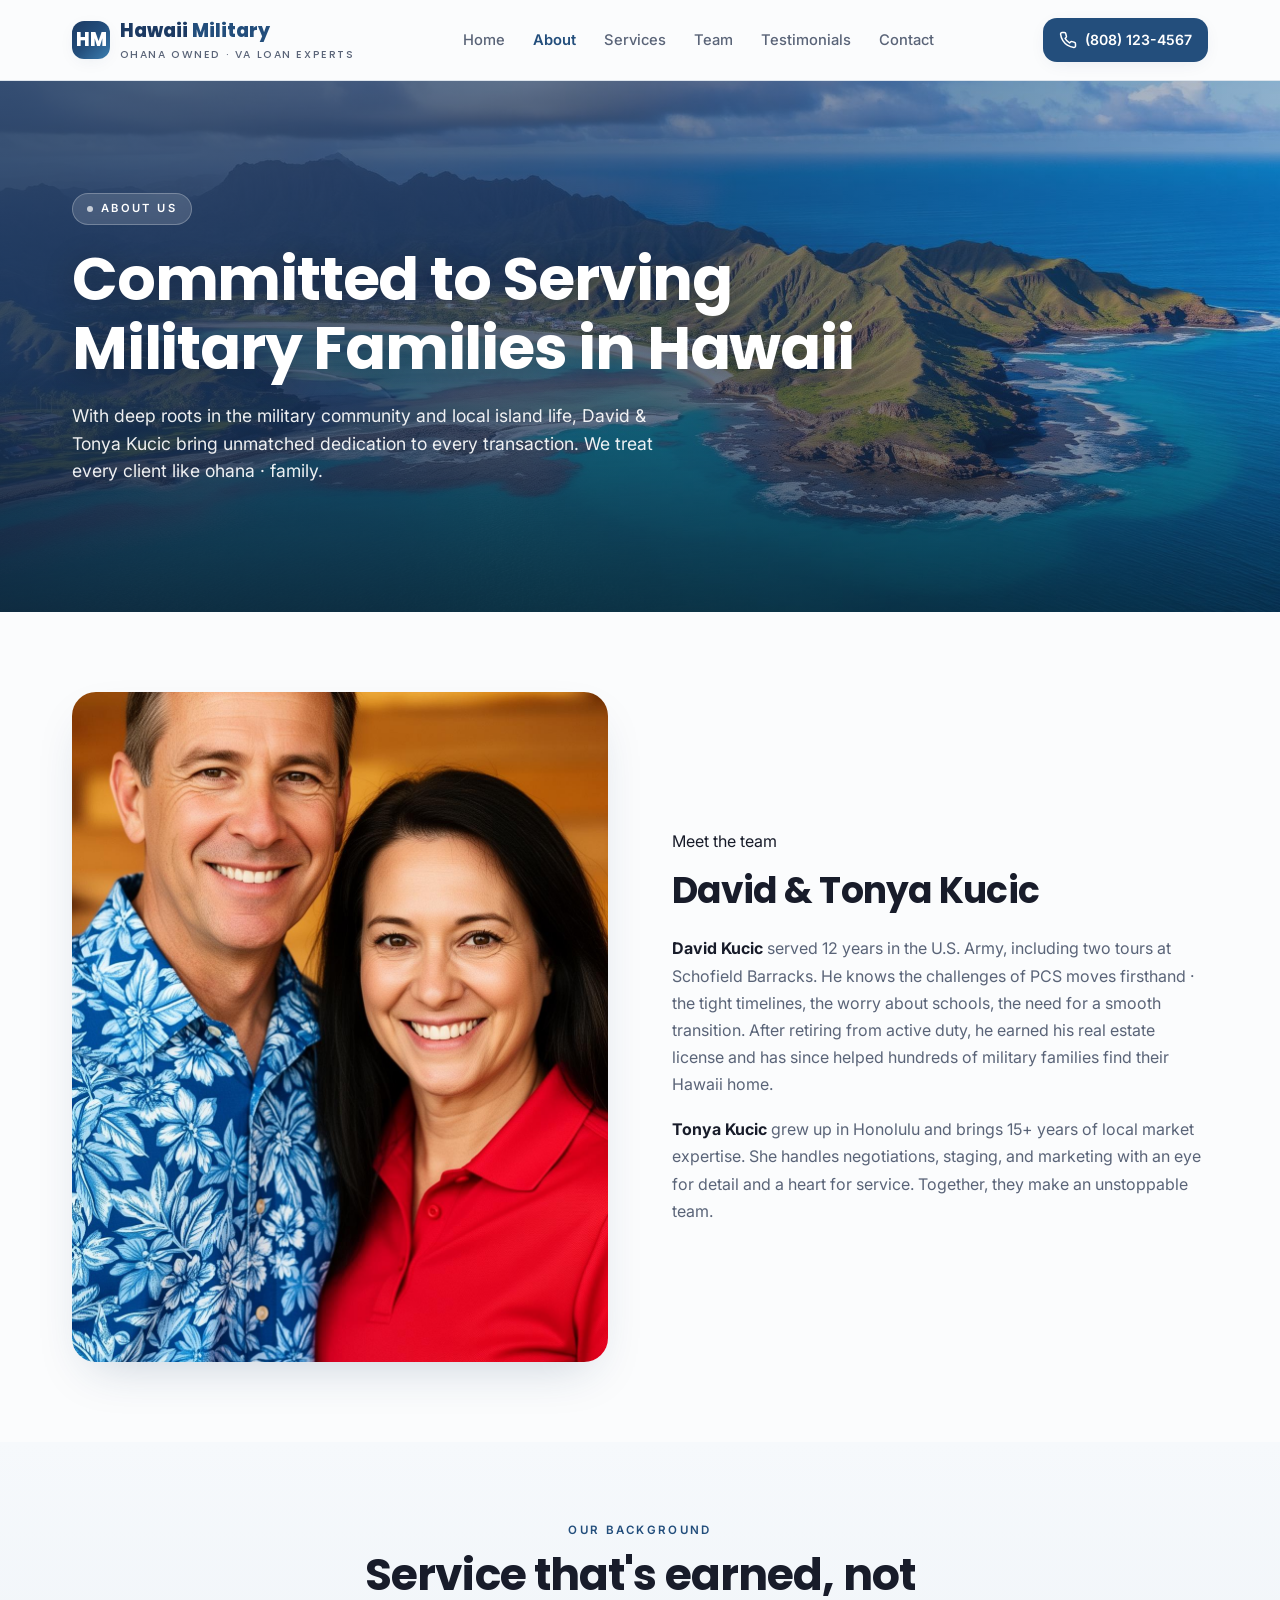
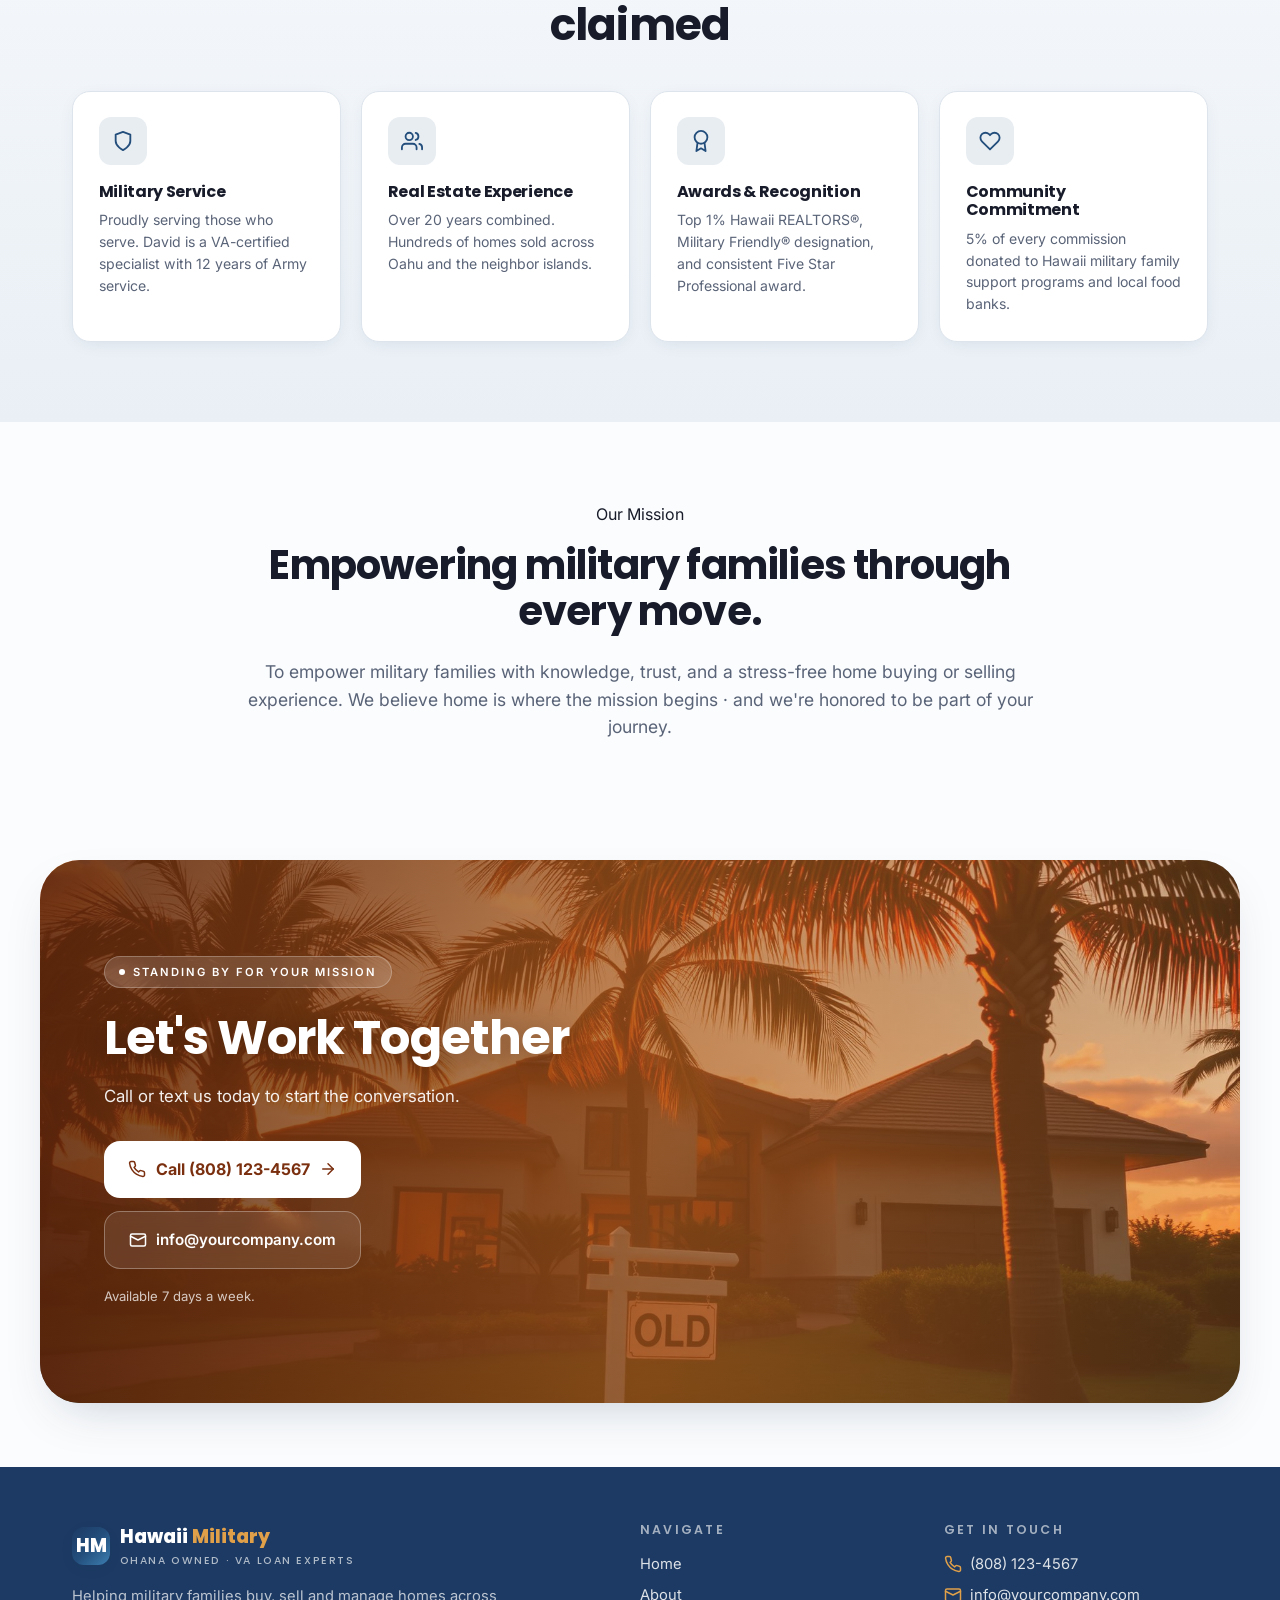
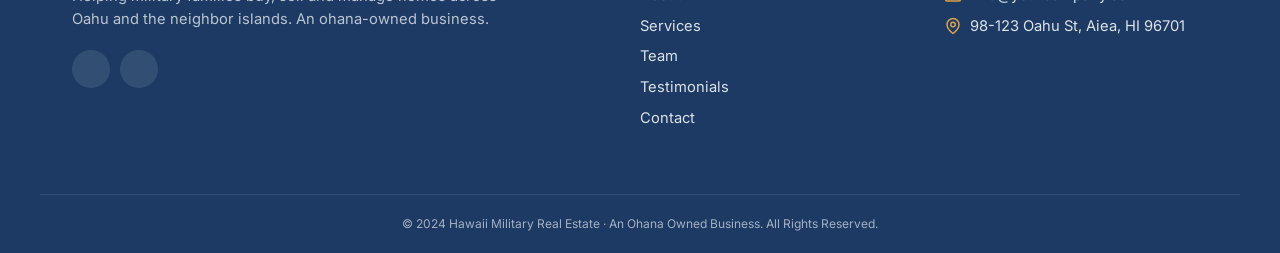
<file: about.html>
<!doctype html>
<html lang="en">
<head>
<meta charset="utf-8">
<meta name="viewport" content="width=device-width,initial-scale=1">
<title>About Us – Meet David & Tonya | Hawaii Military Real Estate</title>
<meta name="description" content="Learn why military families trust David & Tonya Kucic. 20+ years combined experience, VA loan expertise, and deep community commitment.">
<meta property="og:title" content="About Us – Meet David & Tonya | Hawaii Military Real Estate">
<meta property="og:description" content="Learn why military families trust David & Tonya Kucic. 20+ years combined experience, VA loan expertise, and deep community commitment.">
<link rel="preconnect" href="https://fonts.googleapis.com">
<link rel="preconnect" href="https://fonts.gstatic.com" crossorigin>
<link href="https://fonts.googleapis.com/css2?family=Inter:wght@400;500;600;700&family=Poppins:wght@600;700;800&display=swap" rel="stylesheet">
<link rel="stylesheet" href="css/styles.css">
</head>
<body>
<div id="header-mount"></div>

<section class="page-hero"><img class="bg" src="assets/hero-bg-about.jpg" alt=""><div class="ovr"></div><div class="ovr2"></div>
  <div class="container"><div class="inner reveal">
    <span class="eyebrow-pill"><span style="width:6px;height:6px;border-radius:999px;background:#fff;display:inline-block;opacity:.7"></span> About Us</span>
    <h1>Committed to Serving Military Families in Hawaii</h1>
    <p>With deep roots in the military community and local island life, David & Tonya Kucic bring unmatched dedication to every transaction. We treat every client like ohana · family.</p>
  </div></div>
</section>

<section class="section"><div class="container">
  <div class="split">
    <div class="reveal"><img src="assets/team-couple.jpg" alt="David and Tonya Kucic" loading="lazy"></div>
    <div class="reveal">
      <div class="eyebrow-mini">Meet the team</div>
      <h2 class="mt-4" style="font-size:clamp(1.75rem,3vw,2.25rem)">David & Tonya Kucic</h2>
      <div class="mt-6 muted" style="display:flex;flex-direction:column;gap:1.1rem;line-height:1.7">
        <p><strong style="color:var(--fg)">David Kucic</strong> served 12 years in the U.S. Army, including two tours at Schofield Barracks. He knows the challenges of PCS moves firsthand · the tight timelines, the worry about schools, the need for a smooth transition. After retiring from active duty, he earned his real estate license and has since helped hundreds of military families find their Hawaii home.</p>
        <p><strong style="color:var(--fg)">Tonya Kucic</strong> grew up in Honolulu and brings 15+ years of local market expertise. She handles negotiations, staging, and marketing with an eye for detail and a heart for service. Together, they make an unstoppable team.</p>
      </div>
    </div>
  </div>
</div></section>

<section class="section alt"><div class="container">
  <div class="section-head reveal"><div class="eyebrow-mini">Our Background</div><h2>Service that's earned, not claimed</h2></div>
  <div class="bg-cards">
    <div class="bg-card reveal"><div class="icon-box"><svg width="22" height="22" viewBox="0 0 24 24" fill="none" stroke="currentColor" stroke-width="2" stroke-linecap="round" stroke-linejoin="round"><path d="M12 22s8-4 8-10V5l-8-3-8 3v7c0 6 8 10 8 10z"/></svg></div><h3>Military Service</h3><p>Proudly serving those who serve. David is a VA-certified specialist with 12 years of Army service.</p></div><div class="bg-card reveal"><div class="icon-box"><svg width="22" height="22" viewBox="0 0 24 24" fill="none" stroke="currentColor" stroke-width="2" stroke-linecap="round" stroke-linejoin="round"><path d="M17 21v-2a4 4 0 0 0-4-4H5a4 4 0 0 0-4 4v2"/><circle cx="9" cy="7" r="4"/><path d="M23 21v-2a4 4 0 0 0-3-3.87"/><path d="M16 3.13a4 4 0 0 1 0 7.75"/></svg></div><h3>Real Estate Experience</h3><p>Over 20 years combined. Hundreds of homes sold across Oahu and the neighbor islands.</p></div><div class="bg-card reveal"><div class="icon-box"><svg width="22" height="22" viewBox="0 0 24 24" fill="none" stroke="currentColor" stroke-width="2" stroke-linecap="round" stroke-linejoin="round"><circle cx="12" cy="8" r="7"/><polyline points="8.21 13.89 7 23 12 20 17 23 15.79 13.88"/></svg></div><h3>Awards & Recognition</h3><p>Top 1% Hawaii REALTORS®, Military Friendly® designation, and consistent Five Star Professional award.</p></div><div class="bg-card reveal"><div class="icon-box"><svg width="22" height="22" viewBox="0 0 24 24" fill="none" stroke="currentColor" stroke-width="2" stroke-linecap="round" stroke-linejoin="round"><path d="M20.84 4.61a5.5 5.5 0 0 0-7.78 0L12 5.67l-1.06-1.06a5.5 5.5 0 0 0-7.78 7.78l1.06 1.06L12 21.23l7.78-7.78 1.06-1.06a5.5 5.5 0 0 0 0-7.78z"/></svg></div><h3>Community Commitment</h3><p>5% of every commission donated to Hawaii military family support programs and local food banks.</p></div>
  </div>
</div></section>

<section class="section"><div class="container reveal" style="max-width:55rem;text-align:center;margin:0 auto">
  <div class="eyebrow-mini">Our Mission</div>
  <h2 class="mt-4" style="font-size:clamp(1.75rem,3.5vw,2.5rem)">Empowering military families through every move.</h2>
  <p class="mt-6 muted" style="font-size:1.1rem">To empower military families with knowledge, trust, and a stress-free home buying or selling experience. We believe home is where the mission begins · and we're honored to be part of your journey.</p>
</div></section>

<div data-cta data-title="Let's Work Together" data-subtitle="Call or text us today to start the conversation." data-note="Available 7 days a week."></div>

<div id="footer-mount"></div>
<script src="js/site.js"></script>
<script>mountChrome("about.html", "");</script>
</body>
</html>
</file>
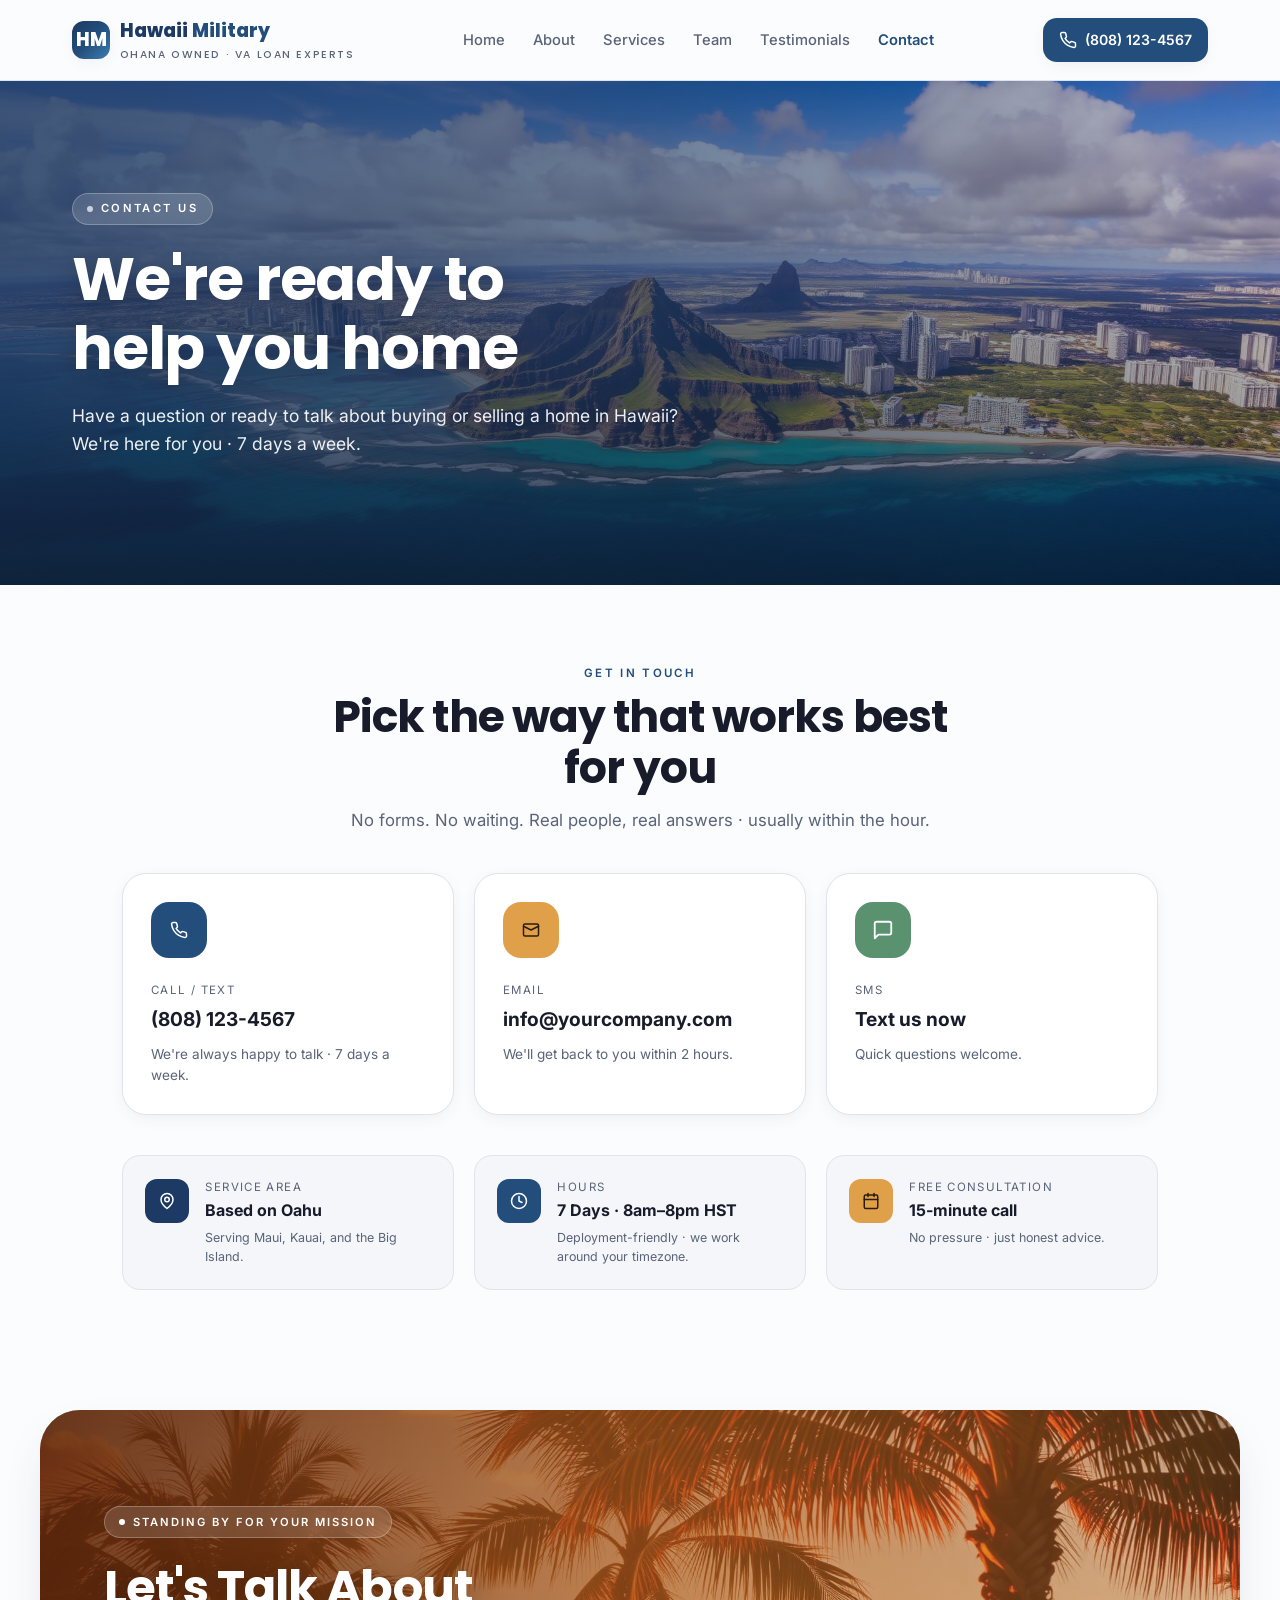
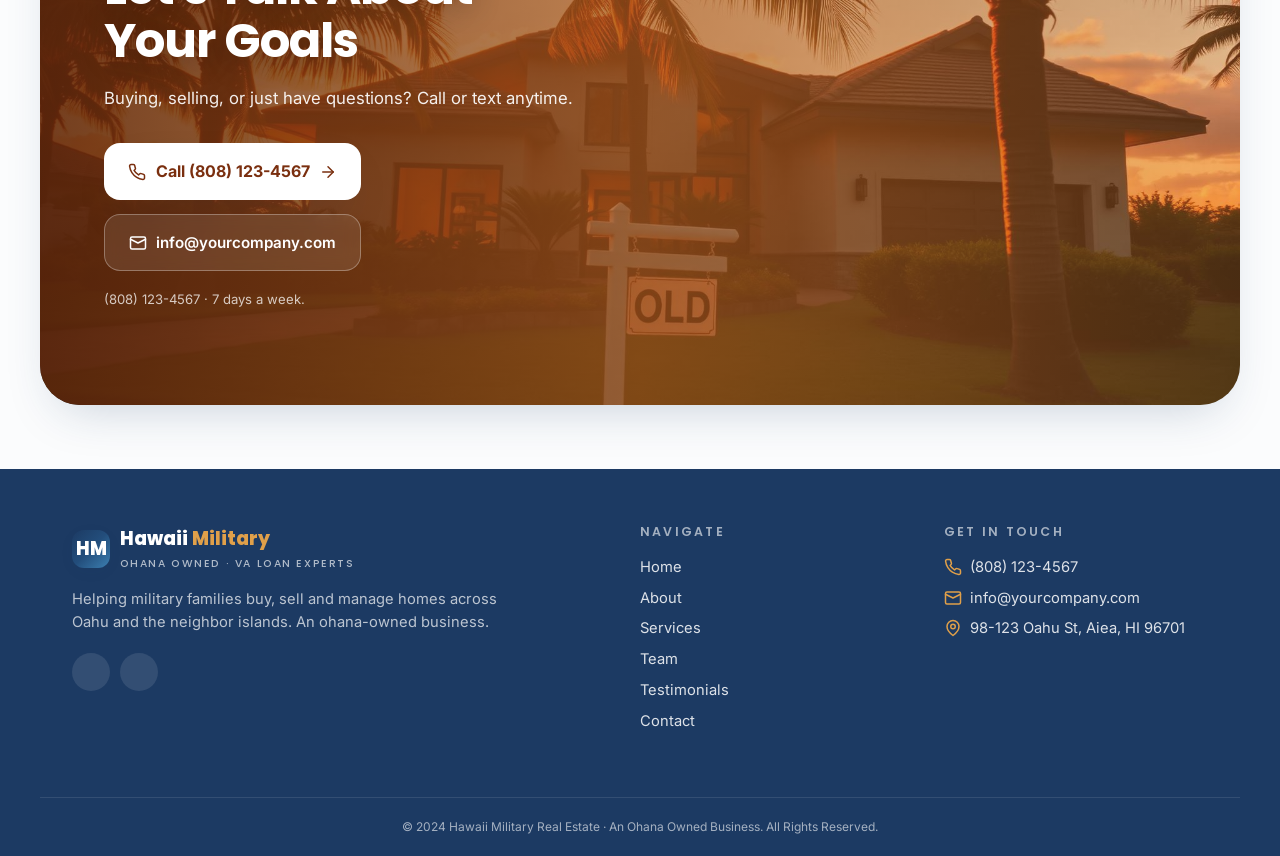
<file: contact.html>
<!doctype html>
<html lang="en">
<head>
<meta charset="utf-8">
<meta name="viewport" content="width=device-width,initial-scale=1">
<title>Contact Us – Hawaii Military Real Estate</title>
<meta name="description" content="Call (808) 123-4567, email info@yourcompany.com, or text us anytime.">
<meta property="og:title" content="Contact Us – Hawaii Military Real Estate">
<meta property="og:description" content="Call (808) 123-4567, email info@yourcompany.com, or text us anytime.">
<link rel="preconnect" href="https://fonts.googleapis.com">
<link rel="preconnect" href="https://fonts.gstatic.com" crossorigin>
<link href="https://fonts.googleapis.com/css2?family=Inter:wght@400;500;600;700&family=Poppins:wght@600;700;800&display=swap" rel="stylesheet">
<link rel="stylesheet" href="css/styles.css">
</head>
<body>
<div id="header-mount"></div>

<section class="page-hero"><img class="bg" src="assets/hero-bg-contact.jpg" alt=""><div class="ovr"></div><div class="ovr2"></div>
  <div class="container"><div class="inner reveal">
    <span class="eyebrow-pill"><span style="width:6px;height:6px;border-radius:999px;background:#fff;display:inline-block;opacity:.7"></span> Contact Us</span>
    <h1>We're ready to help you home</h1>
    <p>Have a question or ready to talk about buying or selling a home in Hawaii? We're here for you · 7 days a week.</p>
  </div></div>
</section>

<section class="section"><div class="container" style="max-width:1100px">
  <div class="section-head reveal"><div class="eyebrow-mini">Get in touch</div><h2>Pick the way that works best for you</h2><p>No forms. No waiting. Real people, real answers · usually within the hour.</p></div>
  <div class="ch-grid">
    <a class="ch-card reveal" href="tel:8081234567"><div class="icon-box pri"><svg width="18" height="18" viewBox="0 0 24 24" fill="none" stroke="currentColor" stroke-width="2" stroke-linecap="round" stroke-linejoin="round"><path d="M22 16.92v3a2 2 0 0 1-2.18 2 19.79 19.79 0 0 1-8.63-3.07 19.5 19.5 0 0 1-6-6 19.79 19.79 0 0 1-3.07-8.67A2 2 0 0 1 4.11 2h3a2 2 0 0 1 2 1.72 12.84 12.84 0 0 0 .7 2.81 2 2 0 0 1-.45 2.11L8.09 9.91a16 16 0 0 0 6 6l1.27-1.27a2 2 0 0 1 2.11-.45 12.84 12.84 0 0 0 2.81.7A2 2 0 0 1 22 16.92z"/></svg></div><div class="lbl">Call / Text</div><div class="val">(808) 123-4567</div><div class="note">We're always happy to talk · 7 days a week.</div></a><a class="ch-card reveal" href="mailto:info@yourcompany.com"><div class="icon-box acc"><svg width="18" height="18" viewBox="0 0 24 24" fill="none" stroke="currentColor" stroke-width="2" stroke-linecap="round" stroke-linejoin="round"><rect x="2" y="4" width="20" height="16" rx="2"/><path d="m22 7-10 5L2 7"/></svg></div><div class="lbl">Email</div><div class="val">info@yourcompany.com</div><div class="note">We'll get back to you within 2 hours.</div></a><a class="ch-card reveal" href="sms:8081234567"><div class="icon-box palm"><svg width="22" height="22" viewBox="0 0 24 24" fill="none" stroke="currentColor" stroke-width="2" stroke-linecap="round" stroke-linejoin="round"><path d="M21 15a2 2 0 0 1-2 2H7l-4 4V5a2 2 0 0 1 2-2h14a2 2 0 0 1 2 2z"/></svg></div><div class="lbl">SMS</div><div class="val">Text us now</div><div class="note">Quick questions welcome.</div></a>
  </div>
  <div class="info-grid">
    <div class="info-card reveal"><div class="icon-box deep"><svg width="18" height="18" viewBox="0 0 24 24" fill="none" stroke="currentColor" stroke-width="2" stroke-linecap="round" stroke-linejoin="round"><path d="M20 10c0 6-8 12-8 12s-8-6-8-12a8 8 0 0 1 16 0z"/><circle cx="12" cy="10" r="3"/></svg></div><div><div class="lbl">Service Area</div><div class="ttl">Based on Oahu</div><div class="sub">Serving Maui, Kauai, and the Big Island.</div></div></div><div class="info-card reveal"><div class="icon-box pri"><svg width="18" height="18" viewBox="0 0 24 24" fill="none" stroke="currentColor" stroke-width="2" stroke-linecap="round" stroke-linejoin="round"><circle cx="12" cy="12" r="10"/><polyline points="12 6 12 12 16 14"/></svg></div><div><div class="lbl">Hours</div><div class="ttl">7 Days · 8am–8pm HST</div><div class="sub">Deployment-friendly · we work around your timezone.</div></div></div><div class="info-card reveal"><div class="icon-box acc"><svg width="18" height="18" viewBox="0 0 24 24" fill="none" stroke="currentColor" stroke-width="2" stroke-linecap="round" stroke-linejoin="round"><rect x="3" y="4" width="18" height="18" rx="2"/><line x1="16" y1="2" x2="16" y2="6"/><line x1="8" y1="2" x2="8" y2="6"/><line x1="3" y1="10" x2="21" y2="10"/></svg></div><div><div class="lbl">Free Consultation</div><div class="ttl">15-minute call</div><div class="sub">No pressure · just honest advice.</div></div></div>
  </div>
</div></section>

<div data-cta data-title="Let's Talk About Your Goals" data-subtitle="Buying, selling, or just have questions? Call or text anytime." data-note="(808) 123-4567 · 7 days a week."></div>

<div id="footer-mount"></div>
<script src="js/site.js"></script>
<script>mountChrome("contact.html", "");</script>
</body>
</html>
</file>
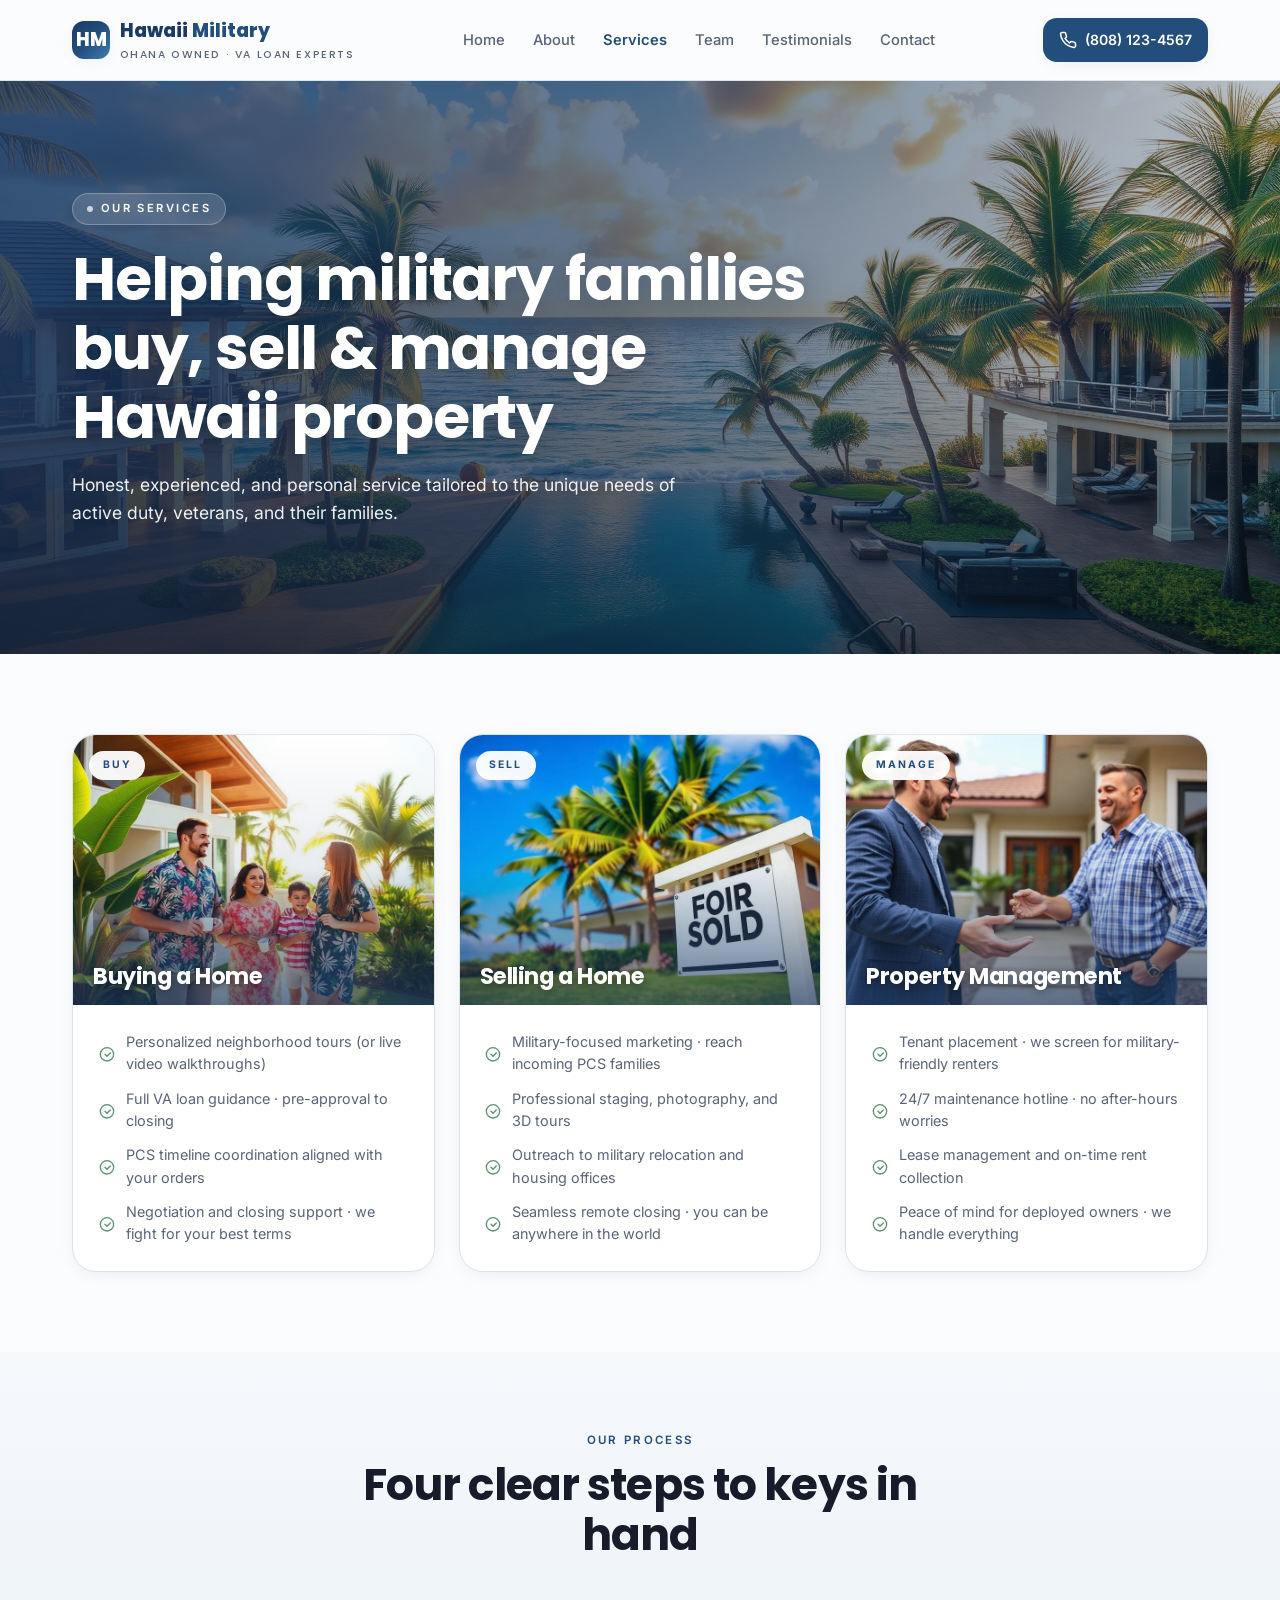
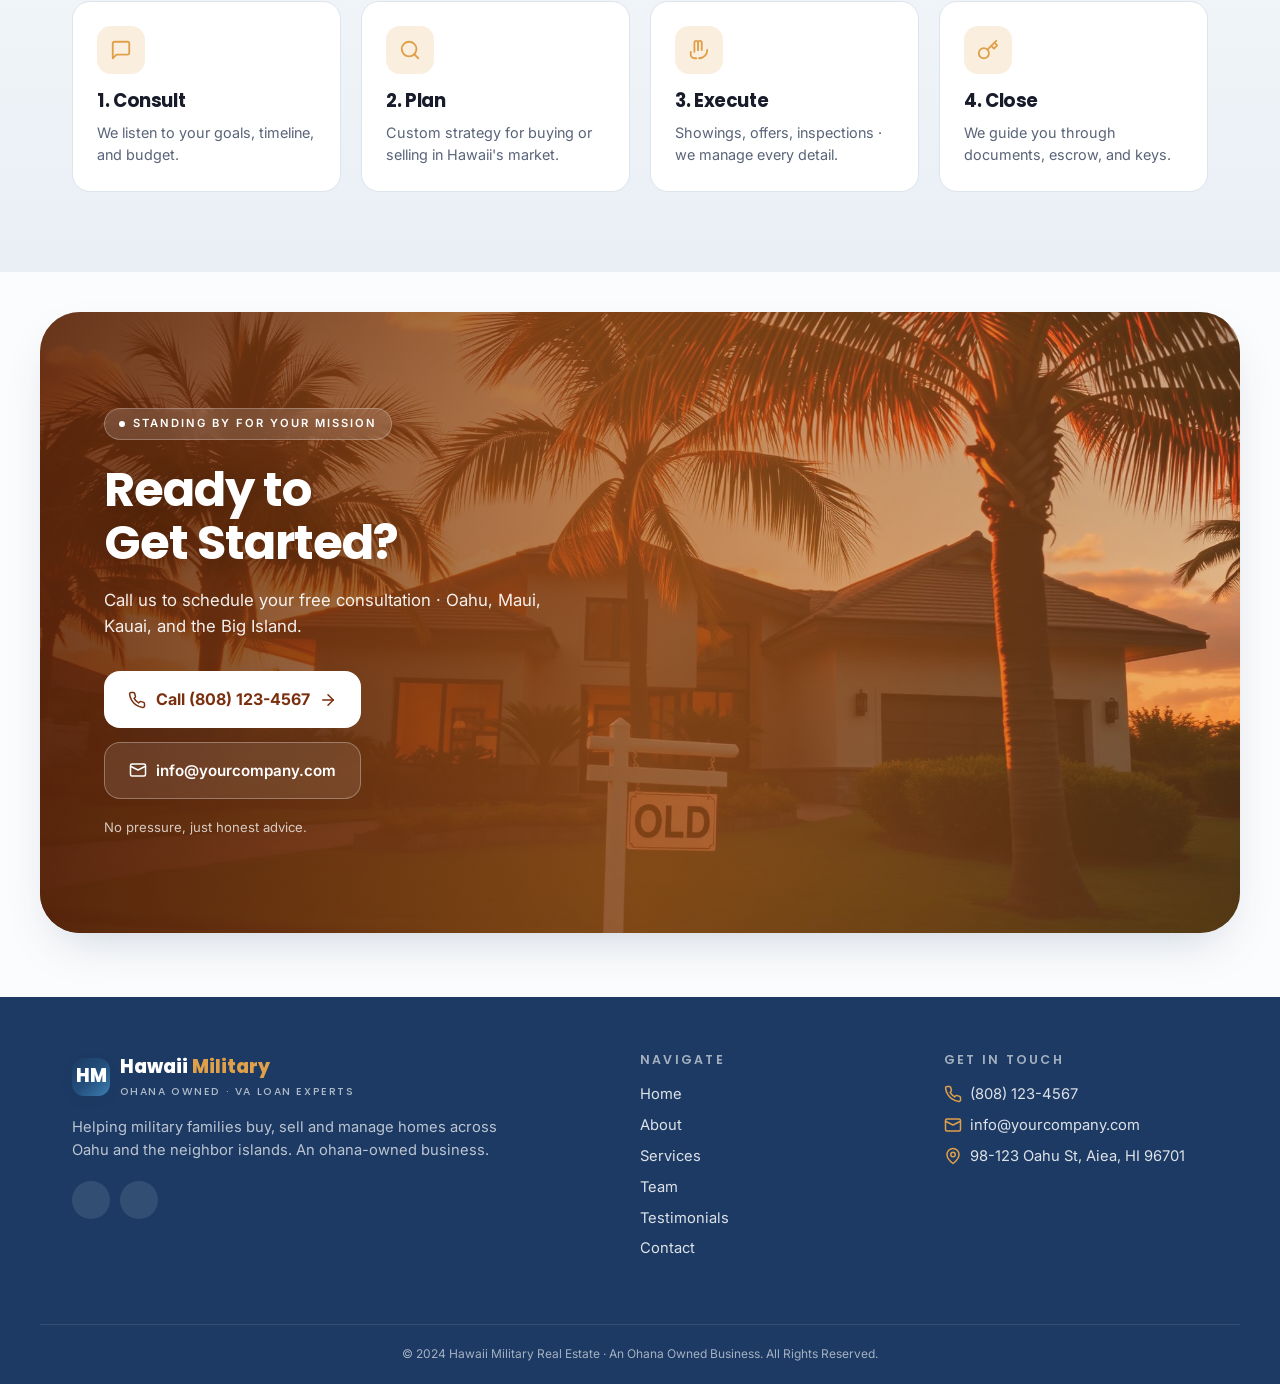
<file: services.html>
<!doctype html>
<html lang="en">
<head>
<meta charset="utf-8">
<meta name="viewport" content="width=device-width,initial-scale=1">
<title>Services for Military Families | Hawaii Real Estate</title>
<meta name="description" content="VA loans, PCS relocation, property management, and remote selling. Serving Oahu, Maui, Kauai & Big Island.">
<meta property="og:title" content="Services for Military Families | Hawaii Real Estate">
<meta property="og:description" content="VA loans, PCS relocation, property management, and remote selling. Serving Oahu, Maui, Kauai & Big Island.">
<link rel="preconnect" href="https://fonts.googleapis.com">
<link rel="preconnect" href="https://fonts.gstatic.com" crossorigin>
<link href="https://fonts.googleapis.com/css2?family=Inter:wght@400;500;600;700&family=Poppins:wght@600;700;800&display=swap" rel="stylesheet">
<link rel="stylesheet" href="css/styles.css">
</head>
<body>
<div id="header-mount"></div>

<section class="page-hero"><img class="bg" src="assets/hero-bg-services.jpg" alt=""><div class="ovr"></div><div class="ovr2"></div>
  <div class="container"><div class="inner reveal">
    <span class="eyebrow-pill"><span style="width:6px;height:6px;border-radius:999px;background:#fff;display:inline-block;opacity:.7"></span> Our Services</span>
    <h1>Helping military families buy, sell & manage Hawaii property</h1>
    <p>Honest, experienced, and personal service tailored to the unique needs of active duty, veterans, and their families.</p>
  </div></div>
</section>

<section class="section"><div class="container">
  <div class="cards-grid">
    <div class="svc-card reveal">
      <div class="media"><img src="assets/service-buying.jpg" alt="Buying a Home" loading="lazy"><span class="tag">Buy</span><h3>Buying a Home</h3></div>
      <div class="body"><ul><li><svg width="16" height="16" viewBox="0 0 24 24" fill="none" stroke="currentColor" stroke-width="2" stroke-linecap="round" stroke-linejoin="round"><circle cx="12" cy="12" r="10"/><polyline points="9 12 12 15 17 10"/></svg><span>Personalized neighborhood tours (or live video walkthroughs)</span></li><li><svg width="16" height="16" viewBox="0 0 24 24" fill="none" stroke="currentColor" stroke-width="2" stroke-linecap="round" stroke-linejoin="round"><circle cx="12" cy="12" r="10"/><polyline points="9 12 12 15 17 10"/></svg><span>Full VA loan guidance · pre-approval to closing</span></li><li><svg width="16" height="16" viewBox="0 0 24 24" fill="none" stroke="currentColor" stroke-width="2" stroke-linecap="round" stroke-linejoin="round"><circle cx="12" cy="12" r="10"/><polyline points="9 12 12 15 17 10"/></svg><span>PCS timeline coordination aligned with your orders</span></li><li><svg width="16" height="16" viewBox="0 0 24 24" fill="none" stroke="currentColor" stroke-width="2" stroke-linecap="round" stroke-linejoin="round"><circle cx="12" cy="12" r="10"/><polyline points="9 12 12 15 17 10"/></svg><span>Negotiation and closing support · we fight for your best terms</span></li></ul></div>
    </div><div class="svc-card reveal">
      <div class="media"><img src="assets/service-selling.jpg" alt="Selling a Home" loading="lazy"><span class="tag">Sell</span><h3>Selling a Home</h3></div>
      <div class="body"><ul><li><svg width="16" height="16" viewBox="0 0 24 24" fill="none" stroke="currentColor" stroke-width="2" stroke-linecap="round" stroke-linejoin="round"><circle cx="12" cy="12" r="10"/><polyline points="9 12 12 15 17 10"/></svg><span>Military-focused marketing · reach incoming PCS families</span></li><li><svg width="16" height="16" viewBox="0 0 24 24" fill="none" stroke="currentColor" stroke-width="2" stroke-linecap="round" stroke-linejoin="round"><circle cx="12" cy="12" r="10"/><polyline points="9 12 12 15 17 10"/></svg><span>Professional staging, photography, and 3D tours</span></li><li><svg width="16" height="16" viewBox="0 0 24 24" fill="none" stroke="currentColor" stroke-width="2" stroke-linecap="round" stroke-linejoin="round"><circle cx="12" cy="12" r="10"/><polyline points="9 12 12 15 17 10"/></svg><span>Outreach to military relocation and housing offices</span></li><li><svg width="16" height="16" viewBox="0 0 24 24" fill="none" stroke="currentColor" stroke-width="2" stroke-linecap="round" stroke-linejoin="round"><circle cx="12" cy="12" r="10"/><polyline points="9 12 12 15 17 10"/></svg><span>Seamless remote closing · you can be anywhere in the world</span></li></ul></div>
    </div><div class="svc-card reveal">
      <div class="media"><img src="assets/service-management.jpg" alt="Property Management" loading="lazy"><span class="tag">Manage</span><h3>Property Management</h3></div>
      <div class="body"><ul><li><svg width="16" height="16" viewBox="0 0 24 24" fill="none" stroke="currentColor" stroke-width="2" stroke-linecap="round" stroke-linejoin="round"><circle cx="12" cy="12" r="10"/><polyline points="9 12 12 15 17 10"/></svg><span>Tenant placement · we screen for military-friendly renters</span></li><li><svg width="16" height="16" viewBox="0 0 24 24" fill="none" stroke="currentColor" stroke-width="2" stroke-linecap="round" stroke-linejoin="round"><circle cx="12" cy="12" r="10"/><polyline points="9 12 12 15 17 10"/></svg><span>24/7 maintenance hotline · no after-hours worries</span></li><li><svg width="16" height="16" viewBox="0 0 24 24" fill="none" stroke="currentColor" stroke-width="2" stroke-linecap="round" stroke-linejoin="round"><circle cx="12" cy="12" r="10"/><polyline points="9 12 12 15 17 10"/></svg><span>Lease management and on-time rent collection</span></li><li><svg width="16" height="16" viewBox="0 0 24 24" fill="none" stroke="currentColor" stroke-width="2" stroke-linecap="round" stroke-linejoin="round"><circle cx="12" cy="12" r="10"/><polyline points="9 12 12 15 17 10"/></svg><span>Peace of mind for deployed owners · we handle everything</span></li></ul></div>
    </div>
  </div>
</div></section>

<section class="section alt"><div class="container">
  <div class="section-head reveal"><div class="eyebrow-mini">Our Process</div><h2>Four clear steps to keys in hand</h2></div>
  <div class="steps cols-4">
    <div class="step reveal"><div class="icon-box"><svg width="22" height="22" viewBox="0 0 24 24" fill="none" stroke="currentColor" stroke-width="2" stroke-linecap="round" stroke-linejoin="round"><path d="M21 15a2 2 0 0 1-2 2H7l-4 4V5a2 2 0 0 1 2-2h14a2 2 0 0 1 2 2z"/></svg></div><h3>1. Consult</h3><p>We listen to your goals, timeline, and budget.</p></div><div class="step reveal"><div class="icon-box"><svg width="22" height="22" viewBox="0 0 24 24" fill="none" stroke="currentColor" stroke-width="2" stroke-linecap="round" stroke-linejoin="round"><circle cx="11" cy="11" r="8"/><line x1="21" y1="21" x2="16.65" y2="16.65"/></svg></div><h3>2. Plan</h3><p>Custom strategy for buying or selling in Hawaii's market.</p></div><div class="step reveal"><div class="icon-box"><svg width="22" height="22" viewBox="0 0 24 24" fill="none" stroke="currentColor" stroke-width="2" stroke-linecap="round" stroke-linejoin="round"><path d="M11 12V4a2 2 0 1 1 4 0v8"/><path d="M11 12V4a2 2 0 0 0-4 0v10"/><path d="M3 14v3a4 4 0 0 0 4 4h2"/><path d="M21 12a9 9 0 0 1-9 9"/></svg></div><h3>3. Execute</h3><p>Showings, offers, inspections · we manage every detail.</p></div><div class="step reveal"><div class="icon-box"><svg width="22" height="22" viewBox="0 0 24 24" fill="none" stroke="currentColor" stroke-width="2" stroke-linecap="round" stroke-linejoin="round"><circle cx="7.5" cy="15.5" r="5.5"/><path d="m21 2-9.6 9.6"/><path d="m15.5 7.5 3 3L22 7l-3-3"/></svg></div><h3>4. Close</h3><p>We guide you through documents, escrow, and keys.</p></div>
  </div>
</div></section>

<div data-cta data-title="Ready to Get Started?" data-subtitle="Call us to schedule your free consultation · Oahu, Maui, Kauai, and the Big Island." data-note="No pressure, just honest advice."></div>

<div id="footer-mount"></div>
<script src="js/site.js"></script>
<script>mountChrome("services.html", "");</script>
</body>
</html>
</file>
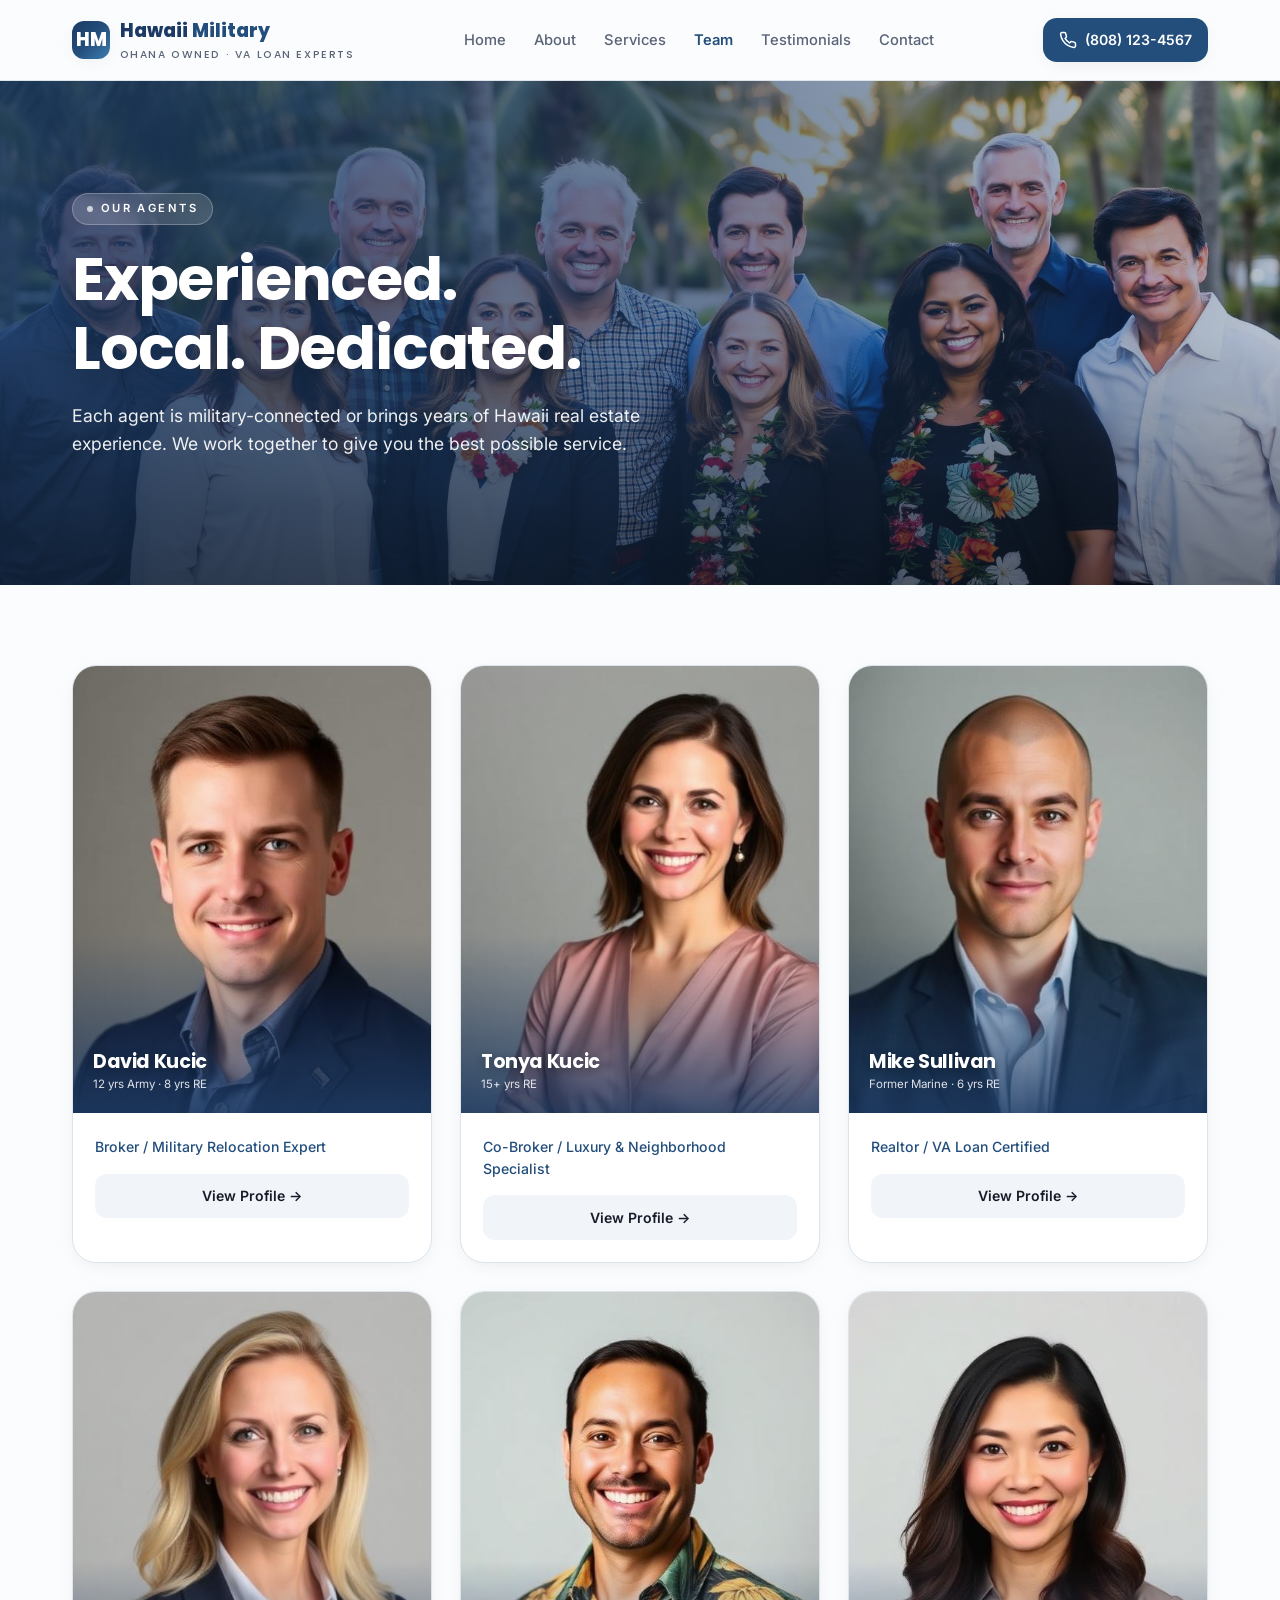
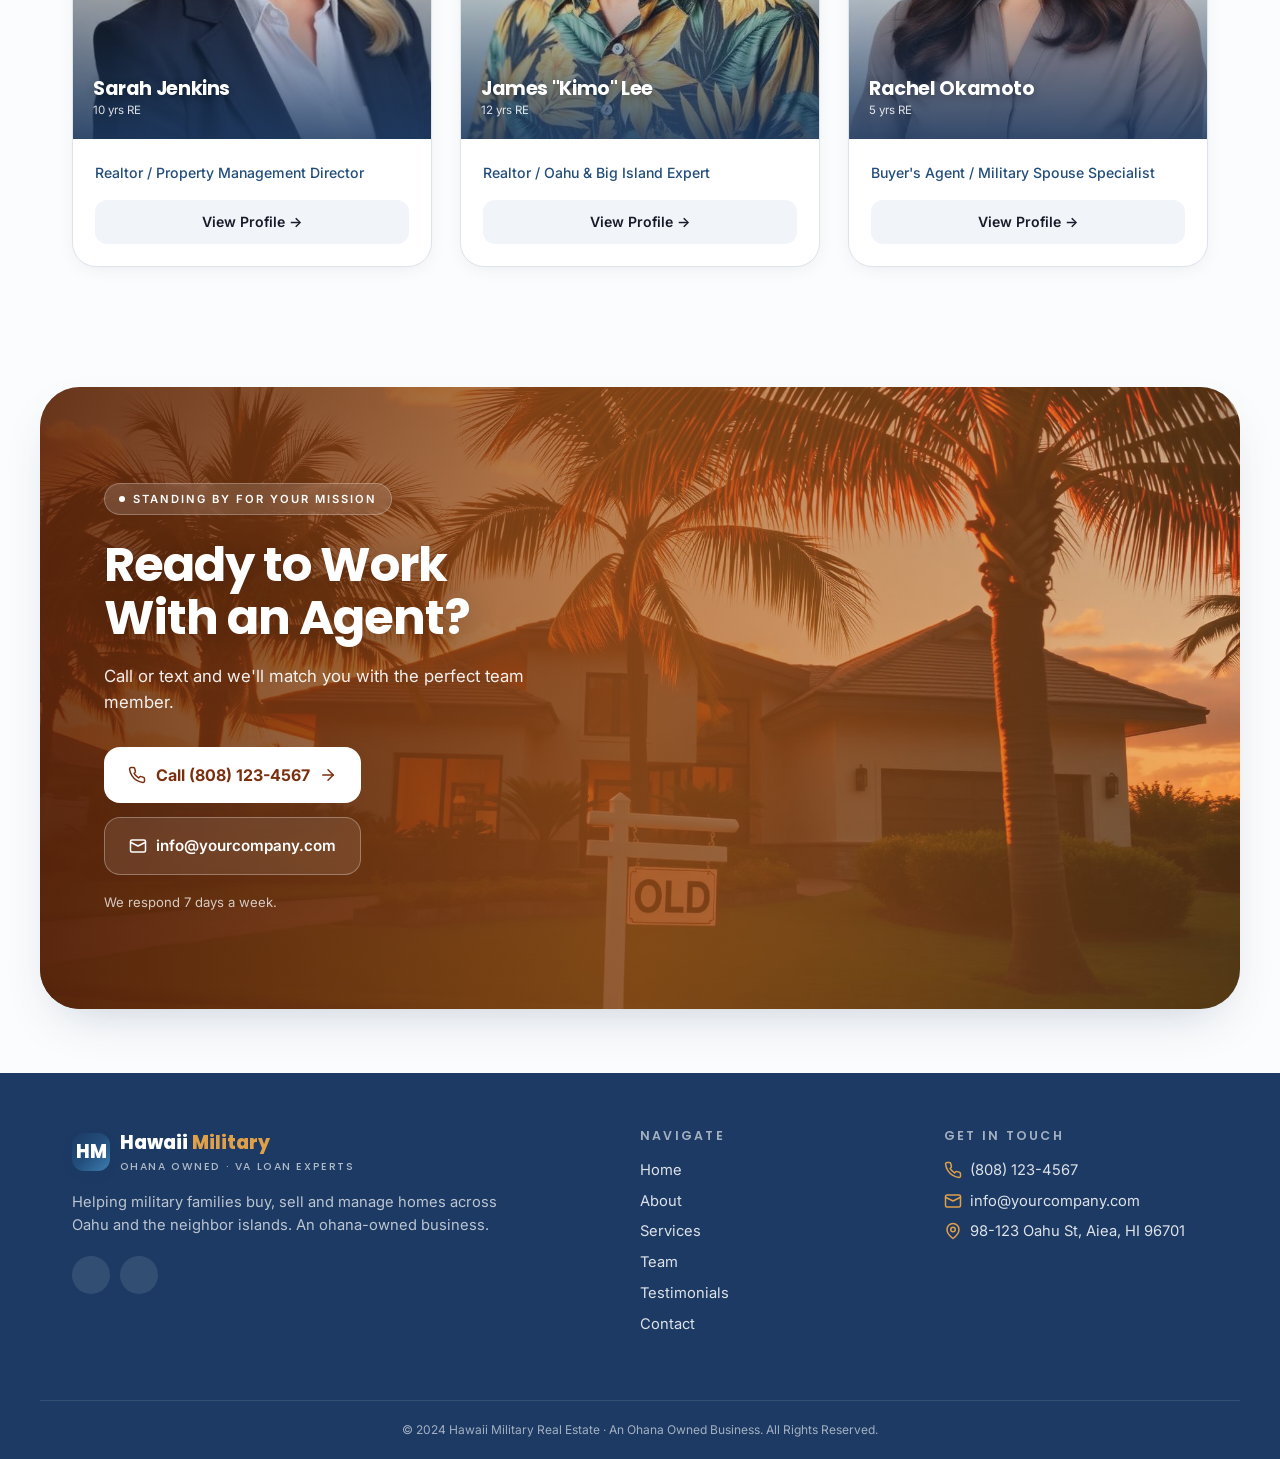
<file: team.html>
<!doctype html>
<html lang="en">
<head>
<meta charset="utf-8">
<meta name="viewport" content="width=device-width,initial-scale=1">
<title>Our Agents – Meet the Hawaii Military Real Estate Team</title>
<meta name="description" content="Experienced, local, and dedicated REALTORS® serving military families on Oahu and beyond.">
<meta property="og:title" content="Our Agents – Meet the Hawaii Military Real Estate Team">
<meta property="og:description" content="Experienced, local, and dedicated REALTORS® serving military families on Oahu and beyond.">
<link rel="preconnect" href="https://fonts.googleapis.com">
<link rel="preconnect" href="https://fonts.gstatic.com" crossorigin>
<link href="https://fonts.googleapis.com/css2?family=Inter:wght@400;500;600;700&family=Poppins:wght@600;700;800&display=swap" rel="stylesheet">
<link rel="stylesheet" href="css/styles.css">
</head>
<body>
<div id="header-mount"></div>

<section class="page-hero"><img class="bg" src="assets/hero-bg-team.jpg" alt=""><div class="ovr"></div><div class="ovr2"></div>
  <div class="container"><div class="inner reveal">
    <span class="eyebrow-pill"><span style="width:6px;height:6px;border-radius:999px;background:#fff;display:inline-block;opacity:.7"></span> Our Agents</span>
    <h1>Experienced. Local. Dedicated.</h1>
    <p>Each agent is military-connected or brings years of Hawaii real estate experience. We work together to give you the best possible service.</p>
  </div></div>
</section>

<section class="section"><div class="container">
  <div class="team-grid">
    <div class="agent-card reveal">
      <div class="media"><img src="assets/agent-1.jpg" alt="David Kucic" loading="lazy"><div class="overlay"><h3>David Kucic</h3><div class="yr">12 yrs Army · 8 yrs RE</div></div></div>
      <div class="body"><div class="role">Broker / Military Relocation Expert</div><a href="agents/david-kucic.html">View Profile →</a></div>
    </div><div class="agent-card reveal">
      <div class="media"><img src="assets/agent-2.jpg" alt="Tonya Kucic" loading="lazy"><div class="overlay"><h3>Tonya Kucic</h3><div class="yr">15+ yrs RE</div></div></div>
      <div class="body"><div class="role">Co-Broker / Luxury & Neighborhood Specialist</div><a href="agents/tonya-kucic.html">View Profile →</a></div>
    </div><div class="agent-card reveal">
      <div class="media"><img src="assets/agent-3.jpg" alt="Mike Sullivan" loading="lazy"><div class="overlay"><h3>Mike Sullivan</h3><div class="yr">Former Marine · 6 yrs RE</div></div></div>
      <div class="body"><div class="role">Realtor / VA Loan Certified</div><a href="agents/mike-sullivan.html">View Profile →</a></div>
    </div><div class="agent-card reveal">
      <div class="media"><img src="assets/agent-4.jpg" alt="Sarah Jenkins" loading="lazy"><div class="overlay"><h3>Sarah Jenkins</h3><div class="yr">10 yrs RE</div></div></div>
      <div class="body"><div class="role">Realtor / Property Management Director</div><a href="agents/sarah-jenkins.html">View Profile →</a></div>
    </div><div class="agent-card reveal">
      <div class="media"><img src="assets/agent-5.jpg" alt="James "Kimo" Lee" loading="lazy"><div class="overlay"><h3>James "Kimo" Lee</h3><div class="yr">12 yrs RE</div></div></div>
      <div class="body"><div class="role">Realtor / Oahu & Big Island Expert</div><a href="agents/kimo-lee.html">View Profile →</a></div>
    </div><div class="agent-card reveal">
      <div class="media"><img src="assets/agent-6.jpg" alt="Rachel Okamoto" loading="lazy"><div class="overlay"><h3>Rachel Okamoto</h3><div class="yr">5 yrs RE</div></div></div>
      <div class="body"><div class="role">Buyer's Agent / Military Spouse Specialist</div><a href="agents/rachel-okamoto.html">View Profile →</a></div>
    </div>
  </div>
</div></section>

<div data-cta data-title="Ready to Work With an Agent?" data-subtitle="Call or text and we'll match you with the perfect team member." data-note="We respond 7 days a week."></div>

<div id="footer-mount"></div>
<script src="js/site.js"></script>
<script>mountChrome("team.html", "");</script>
</body>
</html>
</file>
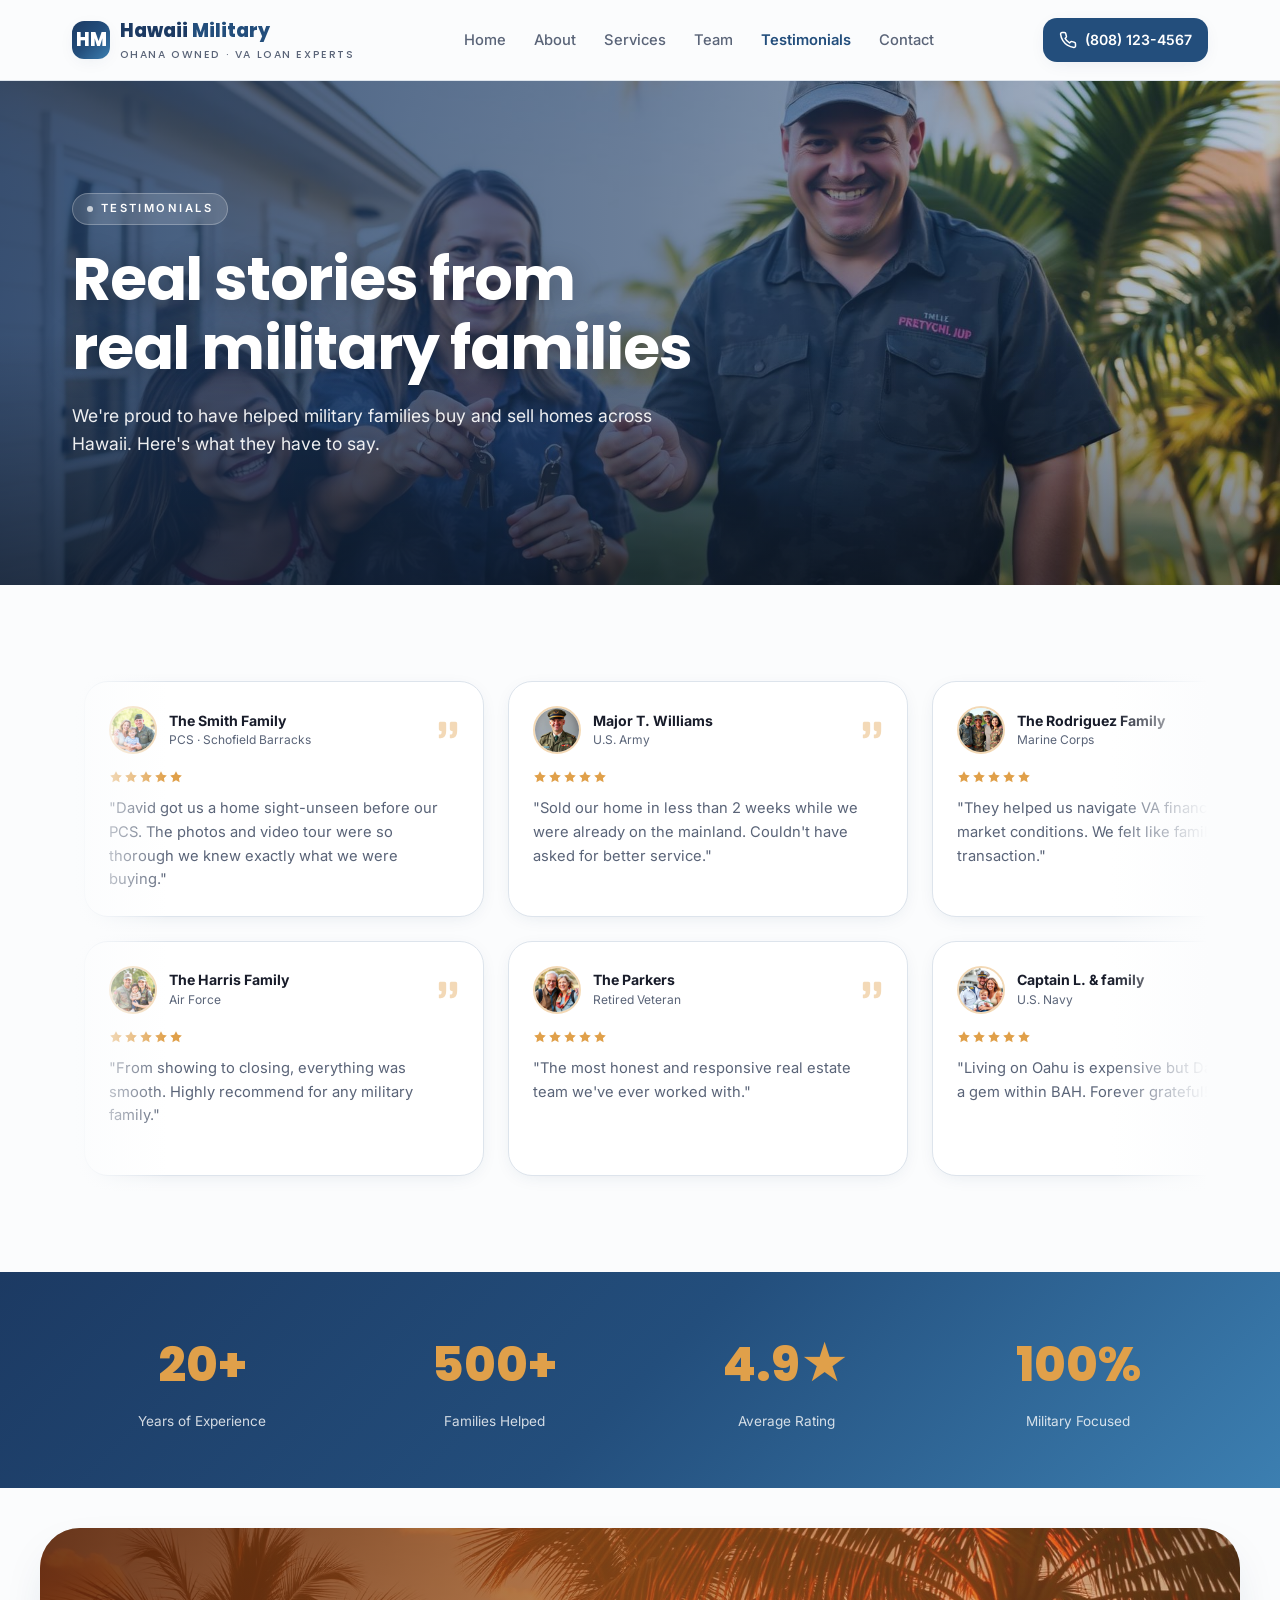
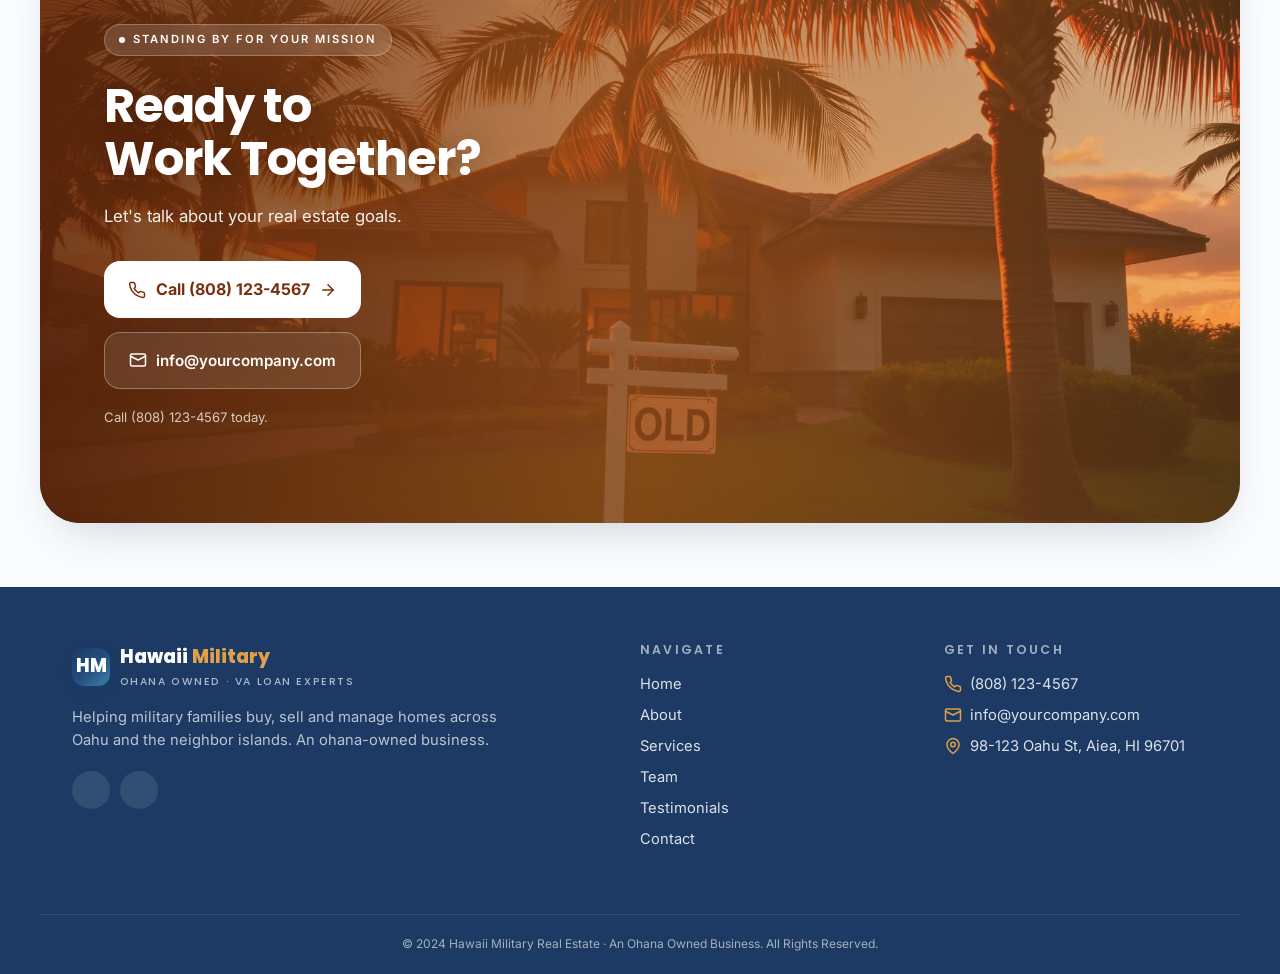
<file: testimonials.html>
<!doctype html>
<html lang="en">
<head>
<meta charset="utf-8">
<meta name="viewport" content="width=device-width,initial-scale=1">
<title>Client Testimonials – Military Families | Hawaii Real Estate</title>
<meta name="description" content="Real reviews from military families who bought or sold Hawaii homes with us.">
<meta property="og:title" content="Client Testimonials – Military Families | Hawaii Real Estate">
<meta property="og:description" content="Real reviews from military families who bought or sold Hawaii homes with us.">
<link rel="preconnect" href="https://fonts.googleapis.com">
<link rel="preconnect" href="https://fonts.gstatic.com" crossorigin>
<link href="https://fonts.googleapis.com/css2?family=Inter:wght@400;500;600;700&family=Poppins:wght@600;700;800&display=swap" rel="stylesheet">
<link rel="stylesheet" href="css/styles.css">
</head>
<body>
<div id="header-mount"></div>

<section class="page-hero"><img class="bg" src="assets/hero-bg-testimonials.jpg" alt=""><div class="ovr"></div><div class="ovr2"></div>
  <div class="container"><div class="inner reveal">
    <span class="eyebrow-pill"><span style="width:6px;height:6px;border-radius:999px;background:#fff;display:inline-block;opacity:.7"></span> Testimonials</span>
    <h1>Real stories from real military families</h1>
    <p>We're proud to have helped military families buy and sell homes across Hawaii. Here's what they have to say.</p>
  </div></div>
</section>

<section class="section"><div class="container">
  <div class="marquee-wrap">
    <div class="marquee"><div class="t-card"><div class="top"><img src="assets/client-1.jpg" alt="The Smith Family"><div><div class="name">The Smith Family</div><div class="role">PCS · Schofield Barracks</div></div><span class="q"><svg width="22" height="22" viewBox="0 0 24 24" fill="currentColor"><path d="M3 21c3 0 7-1 7-8V5c0-1.25-.756-2.017-2-2H4c-1.25 0-2 .75-2 1.972V11c0 1.25.75 2 2 2 1 0 1 0 1 1v1c0 1-1 2-2 2s-1 .008-1 1.031V20c0 1 0 1 1 1zm12 0c3 0 7-1 7-8V5c0-1.25-.757-2.017-2-2h-4c-1.25 0-2 .75-2 1.972V11c0 1.25.75 2 2 2 .985 0 1 0 1 1v1c0 1-1 2-2 2s-1 .008-1 1.031V20c0 1 0 1 1 1z"/></svg></span></div><div class="stars"><svg width="14" height="14" viewBox="0 0 24 24" fill="currentColor"><polygon points="12 2 15.09 8.26 22 9.27 17 14.14 18.18 21.02 12 17.77 5.82 21.02 7 14.14 2 9.27 8.91 8.26 12 2"/></svg><svg width="14" height="14" viewBox="0 0 24 24" fill="currentColor"><polygon points="12 2 15.09 8.26 22 9.27 17 14.14 18.18 21.02 12 17.77 5.82 21.02 7 14.14 2 9.27 8.91 8.26 12 2"/></svg><svg width="14" height="14" viewBox="0 0 24 24" fill="currentColor"><polygon points="12 2 15.09 8.26 22 9.27 17 14.14 18.18 21.02 12 17.77 5.82 21.02 7 14.14 2 9.27 8.91 8.26 12 2"/></svg><svg width="14" height="14" viewBox="0 0 24 24" fill="currentColor"><polygon points="12 2 15.09 8.26 22 9.27 17 14.14 18.18 21.02 12 17.77 5.82 21.02 7 14.14 2 9.27 8.91 8.26 12 2"/></svg><svg width="14" height="14" viewBox="0 0 24 24" fill="currentColor"><polygon points="12 2 15.09 8.26 22 9.27 17 14.14 18.18 21.02 12 17.77 5.82 21.02 7 14.14 2 9.27 8.91 8.26 12 2"/></svg></div><p class="quote">"David got us a home sight-unseen before our PCS. The photos and video tour were so thorough we knew exactly what we were buying."</p></div><div class="t-card"><div class="top"><img src="assets/client-2.jpg" alt="Major T. Williams"><div><div class="name">Major T. Williams</div><div class="role">U.S. Army</div></div><span class="q"><svg width="22" height="22" viewBox="0 0 24 24" fill="currentColor"><path d="M3 21c3 0 7-1 7-8V5c0-1.25-.756-2.017-2-2H4c-1.25 0-2 .75-2 1.972V11c0 1.25.75 2 2 2 1 0 1 0 1 1v1c0 1-1 2-2 2s-1 .008-1 1.031V20c0 1 0 1 1 1zm12 0c3 0 7-1 7-8V5c0-1.25-.757-2.017-2-2h-4c-1.25 0-2 .75-2 1.972V11c0 1.25.75 2 2 2 .985 0 1 0 1 1v1c0 1-1 2-2 2s-1 .008-1 1.031V20c0 1 0 1 1 1z"/></svg></span></div><div class="stars"><svg width="14" height="14" viewBox="0 0 24 24" fill="currentColor"><polygon points="12 2 15.09 8.26 22 9.27 17 14.14 18.18 21.02 12 17.77 5.82 21.02 7 14.14 2 9.27 8.91 8.26 12 2"/></svg><svg width="14" height="14" viewBox="0 0 24 24" fill="currentColor"><polygon points="12 2 15.09 8.26 22 9.27 17 14.14 18.18 21.02 12 17.77 5.82 21.02 7 14.14 2 9.27 8.91 8.26 12 2"/></svg><svg width="14" height="14" viewBox="0 0 24 24" fill="currentColor"><polygon points="12 2 15.09 8.26 22 9.27 17 14.14 18.18 21.02 12 17.77 5.82 21.02 7 14.14 2 9.27 8.91 8.26 12 2"/></svg><svg width="14" height="14" viewBox="0 0 24 24" fill="currentColor"><polygon points="12 2 15.09 8.26 22 9.27 17 14.14 18.18 21.02 12 17.77 5.82 21.02 7 14.14 2 9.27 8.91 8.26 12 2"/></svg><svg width="14" height="14" viewBox="0 0 24 24" fill="currentColor"><polygon points="12 2 15.09 8.26 22 9.27 17 14.14 18.18 21.02 12 17.77 5.82 21.02 7 14.14 2 9.27 8.91 8.26 12 2"/></svg></div><p class="quote">"Sold our home in less than 2 weeks while we were already on the mainland. Couldn't have asked for better service."</p></div><div class="t-card"><div class="top"><img src="assets/client-3.jpg" alt="The Rodriguez Family"><div><div class="name">The Rodriguez Family</div><div class="role">Marine Corps</div></div><span class="q"><svg width="22" height="22" viewBox="0 0 24 24" fill="currentColor"><path d="M3 21c3 0 7-1 7-8V5c0-1.25-.756-2.017-2-2H4c-1.25 0-2 .75-2 1.972V11c0 1.25.75 2 2 2 1 0 1 0 1 1v1c0 1-1 2-2 2s-1 .008-1 1.031V20c0 1 0 1 1 1zm12 0c3 0 7-1 7-8V5c0-1.25-.757-2.017-2-2h-4c-1.25 0-2 .75-2 1.972V11c0 1.25.75 2 2 2 .985 0 1 0 1 1v1c0 1-1 2-2 2s-1 .008-1 1.031V20c0 1 0 1 1 1z"/></svg></span></div><div class="stars"><svg width="14" height="14" viewBox="0 0 24 24" fill="currentColor"><polygon points="12 2 15.09 8.26 22 9.27 17 14.14 18.18 21.02 12 17.77 5.82 21.02 7 14.14 2 9.27 8.91 8.26 12 2"/></svg><svg width="14" height="14" viewBox="0 0 24 24" fill="currentColor"><polygon points="12 2 15.09 8.26 22 9.27 17 14.14 18.18 21.02 12 17.77 5.82 21.02 7 14.14 2 9.27 8.91 8.26 12 2"/></svg><svg width="14" height="14" viewBox="0 0 24 24" fill="currentColor"><polygon points="12 2 15.09 8.26 22 9.27 17 14.14 18.18 21.02 12 17.77 5.82 21.02 7 14.14 2 9.27 8.91 8.26 12 2"/></svg><svg width="14" height="14" viewBox="0 0 24 24" fill="currentColor"><polygon points="12 2 15.09 8.26 22 9.27 17 14.14 18.18 21.02 12 17.77 5.82 21.02 7 14.14 2 9.27 8.91 8.26 12 2"/></svg><svg width="14" height="14" viewBox="0 0 24 24" fill="currentColor"><polygon points="12 2 15.09 8.26 22 9.27 17 14.14 18.18 21.02 12 17.77 5.82 21.02 7 14.14 2 9.27 8.91 8.26 12 2"/></svg></div><p class="quote">"They helped us navigate VA financing and local market conditions. We felt like family, not just a transaction."</p></div><div class="t-card"><div class="top"><img src="assets/client-4.jpg" alt="Captain L. & family"><div><div class="name">Captain L. & family</div><div class="role">U.S. Navy</div></div><span class="q"><svg width="22" height="22" viewBox="0 0 24 24" fill="currentColor"><path d="M3 21c3 0 7-1 7-8V5c0-1.25-.756-2.017-2-2H4c-1.25 0-2 .75-2 1.972V11c0 1.25.75 2 2 2 1 0 1 0 1 1v1c0 1-1 2-2 2s-1 .008-1 1.031V20c0 1 0 1 1 1zm12 0c3 0 7-1 7-8V5c0-1.25-.757-2.017-2-2h-4c-1.25 0-2 .75-2 1.972V11c0 1.25.75 2 2 2 .985 0 1 0 1 1v1c0 1-1 2-2 2s-1 .008-1 1.031V20c0 1 0 1 1 1z"/></svg></span></div><div class="stars"><svg width="14" height="14" viewBox="0 0 24 24" fill="currentColor"><polygon points="12 2 15.09 8.26 22 9.27 17 14.14 18.18 21.02 12 17.77 5.82 21.02 7 14.14 2 9.27 8.91 8.26 12 2"/></svg><svg width="14" height="14" viewBox="0 0 24 24" fill="currentColor"><polygon points="12 2 15.09 8.26 22 9.27 17 14.14 18.18 21.02 12 17.77 5.82 21.02 7 14.14 2 9.27 8.91 8.26 12 2"/></svg><svg width="14" height="14" viewBox="0 0 24 24" fill="currentColor"><polygon points="12 2 15.09 8.26 22 9.27 17 14.14 18.18 21.02 12 17.77 5.82 21.02 7 14.14 2 9.27 8.91 8.26 12 2"/></svg><svg width="14" height="14" viewBox="0 0 24 24" fill="currentColor"><polygon points="12 2 15.09 8.26 22 9.27 17 14.14 18.18 21.02 12 17.77 5.82 21.02 7 14.14 2 9.27 8.91 8.26 12 2"/></svg><svg width="14" height="14" viewBox="0 0 24 24" fill="currentColor"><polygon points="12 2 15.09 8.26 22 9.27 17 14.14 18.18 21.02 12 17.77 5.82 21.02 7 14.14 2 9.27 8.91 8.26 12 2"/></svg></div><p class="quote">"Living on Oahu is expensive but David found us a gem within BAH. Forever grateful!"</p></div><div class="t-card"><div class="top"><img src="assets/client-5.jpg" alt="The Parkers"><div><div class="name">The Parkers</div><div class="role">Retired Veteran</div></div><span class="q"><svg width="22" height="22" viewBox="0 0 24 24" fill="currentColor"><path d="M3 21c3 0 7-1 7-8V5c0-1.25-.756-2.017-2-2H4c-1.25 0-2 .75-2 1.972V11c0 1.25.75 2 2 2 1 0 1 0 1 1v1c0 1-1 2-2 2s-1 .008-1 1.031V20c0 1 0 1 1 1zm12 0c3 0 7-1 7-8V5c0-1.25-.757-2.017-2-2h-4c-1.25 0-2 .75-2 1.972V11c0 1.25.75 2 2 2 .985 0 1 0 1 1v1c0 1-1 2-2 2s-1 .008-1 1.031V20c0 1 0 1 1 1z"/></svg></span></div><div class="stars"><svg width="14" height="14" viewBox="0 0 24 24" fill="currentColor"><polygon points="12 2 15.09 8.26 22 9.27 17 14.14 18.18 21.02 12 17.77 5.82 21.02 7 14.14 2 9.27 8.91 8.26 12 2"/></svg><svg width="14" height="14" viewBox="0 0 24 24" fill="currentColor"><polygon points="12 2 15.09 8.26 22 9.27 17 14.14 18.18 21.02 12 17.77 5.82 21.02 7 14.14 2 9.27 8.91 8.26 12 2"/></svg><svg width="14" height="14" viewBox="0 0 24 24" fill="currentColor"><polygon points="12 2 15.09 8.26 22 9.27 17 14.14 18.18 21.02 12 17.77 5.82 21.02 7 14.14 2 9.27 8.91 8.26 12 2"/></svg><svg width="14" height="14" viewBox="0 0 24 24" fill="currentColor"><polygon points="12 2 15.09 8.26 22 9.27 17 14.14 18.18 21.02 12 17.77 5.82 21.02 7 14.14 2 9.27 8.91 8.26 12 2"/></svg><svg width="14" height="14" viewBox="0 0 24 24" fill="currentColor"><polygon points="12 2 15.09 8.26 22 9.27 17 14.14 18.18 21.02 12 17.77 5.82 21.02 7 14.14 2 9.27 8.91 8.26 12 2"/></svg></div><p class="quote">"The most honest and responsive real estate team we've ever worked with."</p></div><div class="t-card"><div class="top"><img src="assets/client-6.jpg" alt="The Harris Family"><div><div class="name">The Harris Family</div><div class="role">Air Force</div></div><span class="q"><svg width="22" height="22" viewBox="0 0 24 24" fill="currentColor"><path d="M3 21c3 0 7-1 7-8V5c0-1.25-.756-2.017-2-2H4c-1.25 0-2 .75-2 1.972V11c0 1.25.75 2 2 2 1 0 1 0 1 1v1c0 1-1 2-2 2s-1 .008-1 1.031V20c0 1 0 1 1 1zm12 0c3 0 7-1 7-8V5c0-1.25-.757-2.017-2-2h-4c-1.25 0-2 .75-2 1.972V11c0 1.25.75 2 2 2 .985 0 1 0 1 1v1c0 1-1 2-2 2s-1 .008-1 1.031V20c0 1 0 1 1 1z"/></svg></span></div><div class="stars"><svg width="14" height="14" viewBox="0 0 24 24" fill="currentColor"><polygon points="12 2 15.09 8.26 22 9.27 17 14.14 18.18 21.02 12 17.77 5.82 21.02 7 14.14 2 9.27 8.91 8.26 12 2"/></svg><svg width="14" height="14" viewBox="0 0 24 24" fill="currentColor"><polygon points="12 2 15.09 8.26 22 9.27 17 14.14 18.18 21.02 12 17.77 5.82 21.02 7 14.14 2 9.27 8.91 8.26 12 2"/></svg><svg width="14" height="14" viewBox="0 0 24 24" fill="currentColor"><polygon points="12 2 15.09 8.26 22 9.27 17 14.14 18.18 21.02 12 17.77 5.82 21.02 7 14.14 2 9.27 8.91 8.26 12 2"/></svg><svg width="14" height="14" viewBox="0 0 24 24" fill="currentColor"><polygon points="12 2 15.09 8.26 22 9.27 17 14.14 18.18 21.02 12 17.77 5.82 21.02 7 14.14 2 9.27 8.91 8.26 12 2"/></svg><svg width="14" height="14" viewBox="0 0 24 24" fill="currentColor"><polygon points="12 2 15.09 8.26 22 9.27 17 14.14 18.18 21.02 12 17.77 5.82 21.02 7 14.14 2 9.27 8.91 8.26 12 2"/></svg></div><p class="quote">"From showing to closing, everything was smooth. Highly recommend for any military family."</p></div><div class="t-card"><div class="top"><img src="assets/client-1.jpg" alt="The Smith Family"><div><div class="name">The Smith Family</div><div class="role">PCS · Schofield Barracks</div></div><span class="q"><svg width="22" height="22" viewBox="0 0 24 24" fill="currentColor"><path d="M3 21c3 0 7-1 7-8V5c0-1.25-.756-2.017-2-2H4c-1.25 0-2 .75-2 1.972V11c0 1.25.75 2 2 2 1 0 1 0 1 1v1c0 1-1 2-2 2s-1 .008-1 1.031V20c0 1 0 1 1 1zm12 0c3 0 7-1 7-8V5c0-1.25-.757-2.017-2-2h-4c-1.25 0-2 .75-2 1.972V11c0 1.25.75 2 2 2 .985 0 1 0 1 1v1c0 1-1 2-2 2s-1 .008-1 1.031V20c0 1 0 1 1 1z"/></svg></span></div><div class="stars"><svg width="14" height="14" viewBox="0 0 24 24" fill="currentColor"><polygon points="12 2 15.09 8.26 22 9.27 17 14.14 18.18 21.02 12 17.77 5.82 21.02 7 14.14 2 9.27 8.91 8.26 12 2"/></svg><svg width="14" height="14" viewBox="0 0 24 24" fill="currentColor"><polygon points="12 2 15.09 8.26 22 9.27 17 14.14 18.18 21.02 12 17.77 5.82 21.02 7 14.14 2 9.27 8.91 8.26 12 2"/></svg><svg width="14" height="14" viewBox="0 0 24 24" fill="currentColor"><polygon points="12 2 15.09 8.26 22 9.27 17 14.14 18.18 21.02 12 17.77 5.82 21.02 7 14.14 2 9.27 8.91 8.26 12 2"/></svg><svg width="14" height="14" viewBox="0 0 24 24" fill="currentColor"><polygon points="12 2 15.09 8.26 22 9.27 17 14.14 18.18 21.02 12 17.77 5.82 21.02 7 14.14 2 9.27 8.91 8.26 12 2"/></svg><svg width="14" height="14" viewBox="0 0 24 24" fill="currentColor"><polygon points="12 2 15.09 8.26 22 9.27 17 14.14 18.18 21.02 12 17.77 5.82 21.02 7 14.14 2 9.27 8.91 8.26 12 2"/></svg></div><p class="quote">"David got us a home sight-unseen before our PCS. The photos and video tour were so thorough we knew exactly what we were buying."</p></div><div class="t-card"><div class="top"><img src="assets/client-2.jpg" alt="Major T. Williams"><div><div class="name">Major T. Williams</div><div class="role">U.S. Army</div></div><span class="q"><svg width="22" height="22" viewBox="0 0 24 24" fill="currentColor"><path d="M3 21c3 0 7-1 7-8V5c0-1.25-.756-2.017-2-2H4c-1.25 0-2 .75-2 1.972V11c0 1.25.75 2 2 2 1 0 1 0 1 1v1c0 1-1 2-2 2s-1 .008-1 1.031V20c0 1 0 1 1 1zm12 0c3 0 7-1 7-8V5c0-1.25-.757-2.017-2-2h-4c-1.25 0-2 .75-2 1.972V11c0 1.25.75 2 2 2 .985 0 1 0 1 1v1c0 1-1 2-2 2s-1 .008-1 1.031V20c0 1 0 1 1 1z"/></svg></span></div><div class="stars"><svg width="14" height="14" viewBox="0 0 24 24" fill="currentColor"><polygon points="12 2 15.09 8.26 22 9.27 17 14.14 18.18 21.02 12 17.77 5.82 21.02 7 14.14 2 9.27 8.91 8.26 12 2"/></svg><svg width="14" height="14" viewBox="0 0 24 24" fill="currentColor"><polygon points="12 2 15.09 8.26 22 9.27 17 14.14 18.18 21.02 12 17.77 5.82 21.02 7 14.14 2 9.27 8.91 8.26 12 2"/></svg><svg width="14" height="14" viewBox="0 0 24 24" fill="currentColor"><polygon points="12 2 15.09 8.26 22 9.27 17 14.14 18.18 21.02 12 17.77 5.82 21.02 7 14.14 2 9.27 8.91 8.26 12 2"/></svg><svg width="14" height="14" viewBox="0 0 24 24" fill="currentColor"><polygon points="12 2 15.09 8.26 22 9.27 17 14.14 18.18 21.02 12 17.77 5.82 21.02 7 14.14 2 9.27 8.91 8.26 12 2"/></svg><svg width="14" height="14" viewBox="0 0 24 24" fill="currentColor"><polygon points="12 2 15.09 8.26 22 9.27 17 14.14 18.18 21.02 12 17.77 5.82 21.02 7 14.14 2 9.27 8.91 8.26 12 2"/></svg></div><p class="quote">"Sold our home in less than 2 weeks while we were already on the mainland. Couldn't have asked for better service."</p></div><div class="t-card"><div class="top"><img src="assets/client-3.jpg" alt="The Rodriguez Family"><div><div class="name">The Rodriguez Family</div><div class="role">Marine Corps</div></div><span class="q"><svg width="22" height="22" viewBox="0 0 24 24" fill="currentColor"><path d="M3 21c3 0 7-1 7-8V5c0-1.25-.756-2.017-2-2H4c-1.25 0-2 .75-2 1.972V11c0 1.25.75 2 2 2 1 0 1 0 1 1v1c0 1-1 2-2 2s-1 .008-1 1.031V20c0 1 0 1 1 1zm12 0c3 0 7-1 7-8V5c0-1.25-.757-2.017-2-2h-4c-1.25 0-2 .75-2 1.972V11c0 1.25.75 2 2 2 .985 0 1 0 1 1v1c0 1-1 2-2 2s-1 .008-1 1.031V20c0 1 0 1 1 1z"/></svg></span></div><div class="stars"><svg width="14" height="14" viewBox="0 0 24 24" fill="currentColor"><polygon points="12 2 15.09 8.26 22 9.27 17 14.14 18.18 21.02 12 17.77 5.82 21.02 7 14.14 2 9.27 8.91 8.26 12 2"/></svg><svg width="14" height="14" viewBox="0 0 24 24" fill="currentColor"><polygon points="12 2 15.09 8.26 22 9.27 17 14.14 18.18 21.02 12 17.77 5.82 21.02 7 14.14 2 9.27 8.91 8.26 12 2"/></svg><svg width="14" height="14" viewBox="0 0 24 24" fill="currentColor"><polygon points="12 2 15.09 8.26 22 9.27 17 14.14 18.18 21.02 12 17.77 5.82 21.02 7 14.14 2 9.27 8.91 8.26 12 2"/></svg><svg width="14" height="14" viewBox="0 0 24 24" fill="currentColor"><polygon points="12 2 15.09 8.26 22 9.27 17 14.14 18.18 21.02 12 17.77 5.82 21.02 7 14.14 2 9.27 8.91 8.26 12 2"/></svg><svg width="14" height="14" viewBox="0 0 24 24" fill="currentColor"><polygon points="12 2 15.09 8.26 22 9.27 17 14.14 18.18 21.02 12 17.77 5.82 21.02 7 14.14 2 9.27 8.91 8.26 12 2"/></svg></div><p class="quote">"They helped us navigate VA financing and local market conditions. We felt like family, not just a transaction."</p></div><div class="t-card"><div class="top"><img src="assets/client-4.jpg" alt="Captain L. & family"><div><div class="name">Captain L. & family</div><div class="role">U.S. Navy</div></div><span class="q"><svg width="22" height="22" viewBox="0 0 24 24" fill="currentColor"><path d="M3 21c3 0 7-1 7-8V5c0-1.25-.756-2.017-2-2H4c-1.25 0-2 .75-2 1.972V11c0 1.25.75 2 2 2 1 0 1 0 1 1v1c0 1-1 2-2 2s-1 .008-1 1.031V20c0 1 0 1 1 1zm12 0c3 0 7-1 7-8V5c0-1.25-.757-2.017-2-2h-4c-1.25 0-2 .75-2 1.972V11c0 1.25.75 2 2 2 .985 0 1 0 1 1v1c0 1-1 2-2 2s-1 .008-1 1.031V20c0 1 0 1 1 1z"/></svg></span></div><div class="stars"><svg width="14" height="14" viewBox="0 0 24 24" fill="currentColor"><polygon points="12 2 15.09 8.26 22 9.27 17 14.14 18.18 21.02 12 17.77 5.82 21.02 7 14.14 2 9.27 8.91 8.26 12 2"/></svg><svg width="14" height="14" viewBox="0 0 24 24" fill="currentColor"><polygon points="12 2 15.09 8.26 22 9.27 17 14.14 18.18 21.02 12 17.77 5.82 21.02 7 14.14 2 9.27 8.91 8.26 12 2"/></svg><svg width="14" height="14" viewBox="0 0 24 24" fill="currentColor"><polygon points="12 2 15.09 8.26 22 9.27 17 14.14 18.18 21.02 12 17.77 5.82 21.02 7 14.14 2 9.27 8.91 8.26 12 2"/></svg><svg width="14" height="14" viewBox="0 0 24 24" fill="currentColor"><polygon points="12 2 15.09 8.26 22 9.27 17 14.14 18.18 21.02 12 17.77 5.82 21.02 7 14.14 2 9.27 8.91 8.26 12 2"/></svg><svg width="14" height="14" viewBox="0 0 24 24" fill="currentColor"><polygon points="12 2 15.09 8.26 22 9.27 17 14.14 18.18 21.02 12 17.77 5.82 21.02 7 14.14 2 9.27 8.91 8.26 12 2"/></svg></div><p class="quote">"Living on Oahu is expensive but David found us a gem within BAH. Forever grateful!"</p></div><div class="t-card"><div class="top"><img src="assets/client-5.jpg" alt="The Parkers"><div><div class="name">The Parkers</div><div class="role">Retired Veteran</div></div><span class="q"><svg width="22" height="22" viewBox="0 0 24 24" fill="currentColor"><path d="M3 21c3 0 7-1 7-8V5c0-1.25-.756-2.017-2-2H4c-1.25 0-2 .75-2 1.972V11c0 1.25.75 2 2 2 1 0 1 0 1 1v1c0 1-1 2-2 2s-1 .008-1 1.031V20c0 1 0 1 1 1zm12 0c3 0 7-1 7-8V5c0-1.25-.757-2.017-2-2h-4c-1.25 0-2 .75-2 1.972V11c0 1.25.75 2 2 2 .985 0 1 0 1 1v1c0 1-1 2-2 2s-1 .008-1 1.031V20c0 1 0 1 1 1z"/></svg></span></div><div class="stars"><svg width="14" height="14" viewBox="0 0 24 24" fill="currentColor"><polygon points="12 2 15.09 8.26 22 9.27 17 14.14 18.18 21.02 12 17.77 5.82 21.02 7 14.14 2 9.27 8.91 8.26 12 2"/></svg><svg width="14" height="14" viewBox="0 0 24 24" fill="currentColor"><polygon points="12 2 15.09 8.26 22 9.27 17 14.14 18.18 21.02 12 17.77 5.82 21.02 7 14.14 2 9.27 8.91 8.26 12 2"/></svg><svg width="14" height="14" viewBox="0 0 24 24" fill="currentColor"><polygon points="12 2 15.09 8.26 22 9.27 17 14.14 18.18 21.02 12 17.77 5.82 21.02 7 14.14 2 9.27 8.91 8.26 12 2"/></svg><svg width="14" height="14" viewBox="0 0 24 24" fill="currentColor"><polygon points="12 2 15.09 8.26 22 9.27 17 14.14 18.18 21.02 12 17.77 5.82 21.02 7 14.14 2 9.27 8.91 8.26 12 2"/></svg><svg width="14" height="14" viewBox="0 0 24 24" fill="currentColor"><polygon points="12 2 15.09 8.26 22 9.27 17 14.14 18.18 21.02 12 17.77 5.82 21.02 7 14.14 2 9.27 8.91 8.26 12 2"/></svg></div><p class="quote">"The most honest and responsive real estate team we've ever worked with."</p></div><div class="t-card"><div class="top"><img src="assets/client-6.jpg" alt="The Harris Family"><div><div class="name">The Harris Family</div><div class="role">Air Force</div></div><span class="q"><svg width="22" height="22" viewBox="0 0 24 24" fill="currentColor"><path d="M3 21c3 0 7-1 7-8V5c0-1.25-.756-2.017-2-2H4c-1.25 0-2 .75-2 1.972V11c0 1.25.75 2 2 2 1 0 1 0 1 1v1c0 1-1 2-2 2s-1 .008-1 1.031V20c0 1 0 1 1 1zm12 0c3 0 7-1 7-8V5c0-1.25-.757-2.017-2-2h-4c-1.25 0-2 .75-2 1.972V11c0 1.25.75 2 2 2 .985 0 1 0 1 1v1c0 1-1 2-2 2s-1 .008-1 1.031V20c0 1 0 1 1 1z"/></svg></span></div><div class="stars"><svg width="14" height="14" viewBox="0 0 24 24" fill="currentColor"><polygon points="12 2 15.09 8.26 22 9.27 17 14.14 18.18 21.02 12 17.77 5.82 21.02 7 14.14 2 9.27 8.91 8.26 12 2"/></svg><svg width="14" height="14" viewBox="0 0 24 24" fill="currentColor"><polygon points="12 2 15.09 8.26 22 9.27 17 14.14 18.18 21.02 12 17.77 5.82 21.02 7 14.14 2 9.27 8.91 8.26 12 2"/></svg><svg width="14" height="14" viewBox="0 0 24 24" fill="currentColor"><polygon points="12 2 15.09 8.26 22 9.27 17 14.14 18.18 21.02 12 17.77 5.82 21.02 7 14.14 2 9.27 8.91 8.26 12 2"/></svg><svg width="14" height="14" viewBox="0 0 24 24" fill="currentColor"><polygon points="12 2 15.09 8.26 22 9.27 17 14.14 18.18 21.02 12 17.77 5.82 21.02 7 14.14 2 9.27 8.91 8.26 12 2"/></svg><svg width="14" height="14" viewBox="0 0 24 24" fill="currentColor"><polygon points="12 2 15.09 8.26 22 9.27 17 14.14 18.18 21.02 12 17.77 5.82 21.02 7 14.14 2 9.27 8.91 8.26 12 2"/></svg></div><p class="quote">"From showing to closing, everything was smooth. Highly recommend for any military family."</p></div></div>
    <div class="marquee rev"><div class="t-card"><div class="top"><img src="assets/client-6.jpg" alt="The Harris Family"><div><div class="name">The Harris Family</div><div class="role">Air Force</div></div><span class="q"><svg width="22" height="22" viewBox="0 0 24 24" fill="currentColor"><path d="M3 21c3 0 7-1 7-8V5c0-1.25-.756-2.017-2-2H4c-1.25 0-2 .75-2 1.972V11c0 1.25.75 2 2 2 1 0 1 0 1 1v1c0 1-1 2-2 2s-1 .008-1 1.031V20c0 1 0 1 1 1zm12 0c3 0 7-1 7-8V5c0-1.25-.757-2.017-2-2h-4c-1.25 0-2 .75-2 1.972V11c0 1.25.75 2 2 2 .985 0 1 0 1 1v1c0 1-1 2-2 2s-1 .008-1 1.031V20c0 1 0 1 1 1z"/></svg></span></div><div class="stars"><svg width="14" height="14" viewBox="0 0 24 24" fill="currentColor"><polygon points="12 2 15.09 8.26 22 9.27 17 14.14 18.18 21.02 12 17.77 5.82 21.02 7 14.14 2 9.27 8.91 8.26 12 2"/></svg><svg width="14" height="14" viewBox="0 0 24 24" fill="currentColor"><polygon points="12 2 15.09 8.26 22 9.27 17 14.14 18.18 21.02 12 17.77 5.82 21.02 7 14.14 2 9.27 8.91 8.26 12 2"/></svg><svg width="14" height="14" viewBox="0 0 24 24" fill="currentColor"><polygon points="12 2 15.09 8.26 22 9.27 17 14.14 18.18 21.02 12 17.77 5.82 21.02 7 14.14 2 9.27 8.91 8.26 12 2"/></svg><svg width="14" height="14" viewBox="0 0 24 24" fill="currentColor"><polygon points="12 2 15.09 8.26 22 9.27 17 14.14 18.18 21.02 12 17.77 5.82 21.02 7 14.14 2 9.27 8.91 8.26 12 2"/></svg><svg width="14" height="14" viewBox="0 0 24 24" fill="currentColor"><polygon points="12 2 15.09 8.26 22 9.27 17 14.14 18.18 21.02 12 17.77 5.82 21.02 7 14.14 2 9.27 8.91 8.26 12 2"/></svg></div><p class="quote">"From showing to closing, everything was smooth. Highly recommend for any military family."</p></div><div class="t-card"><div class="top"><img src="assets/client-5.jpg" alt="The Parkers"><div><div class="name">The Parkers</div><div class="role">Retired Veteran</div></div><span class="q"><svg width="22" height="22" viewBox="0 0 24 24" fill="currentColor"><path d="M3 21c3 0 7-1 7-8V5c0-1.25-.756-2.017-2-2H4c-1.25 0-2 .75-2 1.972V11c0 1.25.75 2 2 2 1 0 1 0 1 1v1c0 1-1 2-2 2s-1 .008-1 1.031V20c0 1 0 1 1 1zm12 0c3 0 7-1 7-8V5c0-1.25-.757-2.017-2-2h-4c-1.25 0-2 .75-2 1.972V11c0 1.25.75 2 2 2 .985 0 1 0 1 1v1c0 1-1 2-2 2s-1 .008-1 1.031V20c0 1 0 1 1 1z"/></svg></span></div><div class="stars"><svg width="14" height="14" viewBox="0 0 24 24" fill="currentColor"><polygon points="12 2 15.09 8.26 22 9.27 17 14.14 18.18 21.02 12 17.77 5.82 21.02 7 14.14 2 9.27 8.91 8.26 12 2"/></svg><svg width="14" height="14" viewBox="0 0 24 24" fill="currentColor"><polygon points="12 2 15.09 8.26 22 9.27 17 14.14 18.18 21.02 12 17.77 5.82 21.02 7 14.14 2 9.27 8.91 8.26 12 2"/></svg><svg width="14" height="14" viewBox="0 0 24 24" fill="currentColor"><polygon points="12 2 15.09 8.26 22 9.27 17 14.14 18.18 21.02 12 17.77 5.82 21.02 7 14.14 2 9.27 8.91 8.26 12 2"/></svg><svg width="14" height="14" viewBox="0 0 24 24" fill="currentColor"><polygon points="12 2 15.09 8.26 22 9.27 17 14.14 18.18 21.02 12 17.77 5.82 21.02 7 14.14 2 9.27 8.91 8.26 12 2"/></svg><svg width="14" height="14" viewBox="0 0 24 24" fill="currentColor"><polygon points="12 2 15.09 8.26 22 9.27 17 14.14 18.18 21.02 12 17.77 5.82 21.02 7 14.14 2 9.27 8.91 8.26 12 2"/></svg></div><p class="quote">"The most honest and responsive real estate team we've ever worked with."</p></div><div class="t-card"><div class="top"><img src="assets/client-4.jpg" alt="Captain L. & family"><div><div class="name">Captain L. & family</div><div class="role">U.S. Navy</div></div><span class="q"><svg width="22" height="22" viewBox="0 0 24 24" fill="currentColor"><path d="M3 21c3 0 7-1 7-8V5c0-1.25-.756-2.017-2-2H4c-1.25 0-2 .75-2 1.972V11c0 1.25.75 2 2 2 1 0 1 0 1 1v1c0 1-1 2-2 2s-1 .008-1 1.031V20c0 1 0 1 1 1zm12 0c3 0 7-1 7-8V5c0-1.25-.757-2.017-2-2h-4c-1.25 0-2 .75-2 1.972V11c0 1.25.75 2 2 2 .985 0 1 0 1 1v1c0 1-1 2-2 2s-1 .008-1 1.031V20c0 1 0 1 1 1z"/></svg></span></div><div class="stars"><svg width="14" height="14" viewBox="0 0 24 24" fill="currentColor"><polygon points="12 2 15.09 8.26 22 9.27 17 14.14 18.18 21.02 12 17.77 5.82 21.02 7 14.14 2 9.27 8.91 8.26 12 2"/></svg><svg width="14" height="14" viewBox="0 0 24 24" fill="currentColor"><polygon points="12 2 15.09 8.26 22 9.27 17 14.14 18.18 21.02 12 17.77 5.82 21.02 7 14.14 2 9.27 8.91 8.26 12 2"/></svg><svg width="14" height="14" viewBox="0 0 24 24" fill="currentColor"><polygon points="12 2 15.09 8.26 22 9.27 17 14.14 18.18 21.02 12 17.77 5.82 21.02 7 14.14 2 9.27 8.91 8.26 12 2"/></svg><svg width="14" height="14" viewBox="0 0 24 24" fill="currentColor"><polygon points="12 2 15.09 8.26 22 9.27 17 14.14 18.18 21.02 12 17.77 5.82 21.02 7 14.14 2 9.27 8.91 8.26 12 2"/></svg><svg width="14" height="14" viewBox="0 0 24 24" fill="currentColor"><polygon points="12 2 15.09 8.26 22 9.27 17 14.14 18.18 21.02 12 17.77 5.82 21.02 7 14.14 2 9.27 8.91 8.26 12 2"/></svg></div><p class="quote">"Living on Oahu is expensive but David found us a gem within BAH. Forever grateful!"</p></div><div class="t-card"><div class="top"><img src="assets/client-3.jpg" alt="The Rodriguez Family"><div><div class="name">The Rodriguez Family</div><div class="role">Marine Corps</div></div><span class="q"><svg width="22" height="22" viewBox="0 0 24 24" fill="currentColor"><path d="M3 21c3 0 7-1 7-8V5c0-1.25-.756-2.017-2-2H4c-1.25 0-2 .75-2 1.972V11c0 1.25.75 2 2 2 1 0 1 0 1 1v1c0 1-1 2-2 2s-1 .008-1 1.031V20c0 1 0 1 1 1zm12 0c3 0 7-1 7-8V5c0-1.25-.757-2.017-2-2h-4c-1.25 0-2 .75-2 1.972V11c0 1.25.75 2 2 2 .985 0 1 0 1 1v1c0 1-1 2-2 2s-1 .008-1 1.031V20c0 1 0 1 1 1z"/></svg></span></div><div class="stars"><svg width="14" height="14" viewBox="0 0 24 24" fill="currentColor"><polygon points="12 2 15.09 8.26 22 9.27 17 14.14 18.18 21.02 12 17.77 5.82 21.02 7 14.14 2 9.27 8.91 8.26 12 2"/></svg><svg width="14" height="14" viewBox="0 0 24 24" fill="currentColor"><polygon points="12 2 15.09 8.26 22 9.27 17 14.14 18.18 21.02 12 17.77 5.82 21.02 7 14.14 2 9.27 8.91 8.26 12 2"/></svg><svg width="14" height="14" viewBox="0 0 24 24" fill="currentColor"><polygon points="12 2 15.09 8.26 22 9.27 17 14.14 18.18 21.02 12 17.77 5.82 21.02 7 14.14 2 9.27 8.91 8.26 12 2"/></svg><svg width="14" height="14" viewBox="0 0 24 24" fill="currentColor"><polygon points="12 2 15.09 8.26 22 9.27 17 14.14 18.18 21.02 12 17.77 5.82 21.02 7 14.14 2 9.27 8.91 8.26 12 2"/></svg><svg width="14" height="14" viewBox="0 0 24 24" fill="currentColor"><polygon points="12 2 15.09 8.26 22 9.27 17 14.14 18.18 21.02 12 17.77 5.82 21.02 7 14.14 2 9.27 8.91 8.26 12 2"/></svg></div><p class="quote">"They helped us navigate VA financing and local market conditions. We felt like family, not just a transaction."</p></div><div class="t-card"><div class="top"><img src="assets/client-2.jpg" alt="Major T. Williams"><div><div class="name">Major T. Williams</div><div class="role">U.S. Army</div></div><span class="q"><svg width="22" height="22" viewBox="0 0 24 24" fill="currentColor"><path d="M3 21c3 0 7-1 7-8V5c0-1.25-.756-2.017-2-2H4c-1.25 0-2 .75-2 1.972V11c0 1.25.75 2 2 2 1 0 1 0 1 1v1c0 1-1 2-2 2s-1 .008-1 1.031V20c0 1 0 1 1 1zm12 0c3 0 7-1 7-8V5c0-1.25-.757-2.017-2-2h-4c-1.25 0-2 .75-2 1.972V11c0 1.25.75 2 2 2 .985 0 1 0 1 1v1c0 1-1 2-2 2s-1 .008-1 1.031V20c0 1 0 1 1 1z"/></svg></span></div><div class="stars"><svg width="14" height="14" viewBox="0 0 24 24" fill="currentColor"><polygon points="12 2 15.09 8.26 22 9.27 17 14.14 18.18 21.02 12 17.77 5.82 21.02 7 14.14 2 9.27 8.91 8.26 12 2"/></svg><svg width="14" height="14" viewBox="0 0 24 24" fill="currentColor"><polygon points="12 2 15.09 8.26 22 9.27 17 14.14 18.18 21.02 12 17.77 5.82 21.02 7 14.14 2 9.27 8.91 8.26 12 2"/></svg><svg width="14" height="14" viewBox="0 0 24 24" fill="currentColor"><polygon points="12 2 15.09 8.26 22 9.27 17 14.14 18.18 21.02 12 17.77 5.82 21.02 7 14.14 2 9.27 8.91 8.26 12 2"/></svg><svg width="14" height="14" viewBox="0 0 24 24" fill="currentColor"><polygon points="12 2 15.09 8.26 22 9.27 17 14.14 18.18 21.02 12 17.77 5.82 21.02 7 14.14 2 9.27 8.91 8.26 12 2"/></svg><svg width="14" height="14" viewBox="0 0 24 24" fill="currentColor"><polygon points="12 2 15.09 8.26 22 9.27 17 14.14 18.18 21.02 12 17.77 5.82 21.02 7 14.14 2 9.27 8.91 8.26 12 2"/></svg></div><p class="quote">"Sold our home in less than 2 weeks while we were already on the mainland. Couldn't have asked for better service."</p></div><div class="t-card"><div class="top"><img src="assets/client-1.jpg" alt="The Smith Family"><div><div class="name">The Smith Family</div><div class="role">PCS · Schofield Barracks</div></div><span class="q"><svg width="22" height="22" viewBox="0 0 24 24" fill="currentColor"><path d="M3 21c3 0 7-1 7-8V5c0-1.25-.756-2.017-2-2H4c-1.25 0-2 .75-2 1.972V11c0 1.25.75 2 2 2 1 0 1 0 1 1v1c0 1-1 2-2 2s-1 .008-1 1.031V20c0 1 0 1 1 1zm12 0c3 0 7-1 7-8V5c0-1.25-.757-2.017-2-2h-4c-1.25 0-2 .75-2 1.972V11c0 1.25.75 2 2 2 .985 0 1 0 1 1v1c0 1-1 2-2 2s-1 .008-1 1.031V20c0 1 0 1 1 1z"/></svg></span></div><div class="stars"><svg width="14" height="14" viewBox="0 0 24 24" fill="currentColor"><polygon points="12 2 15.09 8.26 22 9.27 17 14.14 18.18 21.02 12 17.77 5.82 21.02 7 14.14 2 9.27 8.91 8.26 12 2"/></svg><svg width="14" height="14" viewBox="0 0 24 24" fill="currentColor"><polygon points="12 2 15.09 8.26 22 9.27 17 14.14 18.18 21.02 12 17.77 5.82 21.02 7 14.14 2 9.27 8.91 8.26 12 2"/></svg><svg width="14" height="14" viewBox="0 0 24 24" fill="currentColor"><polygon points="12 2 15.09 8.26 22 9.27 17 14.14 18.18 21.02 12 17.77 5.82 21.02 7 14.14 2 9.27 8.91 8.26 12 2"/></svg><svg width="14" height="14" viewBox="0 0 24 24" fill="currentColor"><polygon points="12 2 15.09 8.26 22 9.27 17 14.14 18.18 21.02 12 17.77 5.82 21.02 7 14.14 2 9.27 8.91 8.26 12 2"/></svg><svg width="14" height="14" viewBox="0 0 24 24" fill="currentColor"><polygon points="12 2 15.09 8.26 22 9.27 17 14.14 18.18 21.02 12 17.77 5.82 21.02 7 14.14 2 9.27 8.91 8.26 12 2"/></svg></div><p class="quote">"David got us a home sight-unseen before our PCS. The photos and video tour were so thorough we knew exactly what we were buying."</p></div><div class="t-card"><div class="top"><img src="assets/client-6.jpg" alt="The Harris Family"><div><div class="name">The Harris Family</div><div class="role">Air Force</div></div><span class="q"><svg width="22" height="22" viewBox="0 0 24 24" fill="currentColor"><path d="M3 21c3 0 7-1 7-8V5c0-1.25-.756-2.017-2-2H4c-1.25 0-2 .75-2 1.972V11c0 1.25.75 2 2 2 1 0 1 0 1 1v1c0 1-1 2-2 2s-1 .008-1 1.031V20c0 1 0 1 1 1zm12 0c3 0 7-1 7-8V5c0-1.25-.757-2.017-2-2h-4c-1.25 0-2 .75-2 1.972V11c0 1.25.75 2 2 2 .985 0 1 0 1 1v1c0 1-1 2-2 2s-1 .008-1 1.031V20c0 1 0 1 1 1z"/></svg></span></div><div class="stars"><svg width="14" height="14" viewBox="0 0 24 24" fill="currentColor"><polygon points="12 2 15.09 8.26 22 9.27 17 14.14 18.18 21.02 12 17.77 5.82 21.02 7 14.14 2 9.27 8.91 8.26 12 2"/></svg><svg width="14" height="14" viewBox="0 0 24 24" fill="currentColor"><polygon points="12 2 15.09 8.26 22 9.27 17 14.14 18.18 21.02 12 17.77 5.82 21.02 7 14.14 2 9.27 8.91 8.26 12 2"/></svg><svg width="14" height="14" viewBox="0 0 24 24" fill="currentColor"><polygon points="12 2 15.09 8.26 22 9.27 17 14.14 18.18 21.02 12 17.77 5.82 21.02 7 14.14 2 9.27 8.91 8.26 12 2"/></svg><svg width="14" height="14" viewBox="0 0 24 24" fill="currentColor"><polygon points="12 2 15.09 8.26 22 9.27 17 14.14 18.18 21.02 12 17.77 5.82 21.02 7 14.14 2 9.27 8.91 8.26 12 2"/></svg><svg width="14" height="14" viewBox="0 0 24 24" fill="currentColor"><polygon points="12 2 15.09 8.26 22 9.27 17 14.14 18.18 21.02 12 17.77 5.82 21.02 7 14.14 2 9.27 8.91 8.26 12 2"/></svg></div><p class="quote">"From showing to closing, everything was smooth. Highly recommend for any military family."</p></div><div class="t-card"><div class="top"><img src="assets/client-5.jpg" alt="The Parkers"><div><div class="name">The Parkers</div><div class="role">Retired Veteran</div></div><span class="q"><svg width="22" height="22" viewBox="0 0 24 24" fill="currentColor"><path d="M3 21c3 0 7-1 7-8V5c0-1.25-.756-2.017-2-2H4c-1.25 0-2 .75-2 1.972V11c0 1.25.75 2 2 2 1 0 1 0 1 1v1c0 1-1 2-2 2s-1 .008-1 1.031V20c0 1 0 1 1 1zm12 0c3 0 7-1 7-8V5c0-1.25-.757-2.017-2-2h-4c-1.25 0-2 .75-2 1.972V11c0 1.25.75 2 2 2 .985 0 1 0 1 1v1c0 1-1 2-2 2s-1 .008-1 1.031V20c0 1 0 1 1 1z"/></svg></span></div><div class="stars"><svg width="14" height="14" viewBox="0 0 24 24" fill="currentColor"><polygon points="12 2 15.09 8.26 22 9.27 17 14.14 18.18 21.02 12 17.77 5.82 21.02 7 14.14 2 9.27 8.91 8.26 12 2"/></svg><svg width="14" height="14" viewBox="0 0 24 24" fill="currentColor"><polygon points="12 2 15.09 8.26 22 9.27 17 14.14 18.18 21.02 12 17.77 5.82 21.02 7 14.14 2 9.27 8.91 8.26 12 2"/></svg><svg width="14" height="14" viewBox="0 0 24 24" fill="currentColor"><polygon points="12 2 15.09 8.26 22 9.27 17 14.14 18.18 21.02 12 17.77 5.82 21.02 7 14.14 2 9.27 8.91 8.26 12 2"/></svg><svg width="14" height="14" viewBox="0 0 24 24" fill="currentColor"><polygon points="12 2 15.09 8.26 22 9.27 17 14.14 18.18 21.02 12 17.77 5.82 21.02 7 14.14 2 9.27 8.91 8.26 12 2"/></svg><svg width="14" height="14" viewBox="0 0 24 24" fill="currentColor"><polygon points="12 2 15.09 8.26 22 9.27 17 14.14 18.18 21.02 12 17.77 5.82 21.02 7 14.14 2 9.27 8.91 8.26 12 2"/></svg></div><p class="quote">"The most honest and responsive real estate team we've ever worked with."</p></div><div class="t-card"><div class="top"><img src="assets/client-4.jpg" alt="Captain L. & family"><div><div class="name">Captain L. & family</div><div class="role">U.S. Navy</div></div><span class="q"><svg width="22" height="22" viewBox="0 0 24 24" fill="currentColor"><path d="M3 21c3 0 7-1 7-8V5c0-1.25-.756-2.017-2-2H4c-1.25 0-2 .75-2 1.972V11c0 1.25.75 2 2 2 1 0 1 0 1 1v1c0 1-1 2-2 2s-1 .008-1 1.031V20c0 1 0 1 1 1zm12 0c3 0 7-1 7-8V5c0-1.25-.757-2.017-2-2h-4c-1.25 0-2 .75-2 1.972V11c0 1.25.75 2 2 2 .985 0 1 0 1 1v1c0 1-1 2-2 2s-1 .008-1 1.031V20c0 1 0 1 1 1z"/></svg></span></div><div class="stars"><svg width="14" height="14" viewBox="0 0 24 24" fill="currentColor"><polygon points="12 2 15.09 8.26 22 9.27 17 14.14 18.18 21.02 12 17.77 5.82 21.02 7 14.14 2 9.27 8.91 8.26 12 2"/></svg><svg width="14" height="14" viewBox="0 0 24 24" fill="currentColor"><polygon points="12 2 15.09 8.26 22 9.27 17 14.14 18.18 21.02 12 17.77 5.82 21.02 7 14.14 2 9.27 8.91 8.26 12 2"/></svg><svg width="14" height="14" viewBox="0 0 24 24" fill="currentColor"><polygon points="12 2 15.09 8.26 22 9.27 17 14.14 18.18 21.02 12 17.77 5.82 21.02 7 14.14 2 9.27 8.91 8.26 12 2"/></svg><svg width="14" height="14" viewBox="0 0 24 24" fill="currentColor"><polygon points="12 2 15.09 8.26 22 9.27 17 14.14 18.18 21.02 12 17.77 5.82 21.02 7 14.14 2 9.27 8.91 8.26 12 2"/></svg><svg width="14" height="14" viewBox="0 0 24 24" fill="currentColor"><polygon points="12 2 15.09 8.26 22 9.27 17 14.14 18.18 21.02 12 17.77 5.82 21.02 7 14.14 2 9.27 8.91 8.26 12 2"/></svg></div><p class="quote">"Living on Oahu is expensive but David found us a gem within BAH. Forever grateful!"</p></div><div class="t-card"><div class="top"><img src="assets/client-3.jpg" alt="The Rodriguez Family"><div><div class="name">The Rodriguez Family</div><div class="role">Marine Corps</div></div><span class="q"><svg width="22" height="22" viewBox="0 0 24 24" fill="currentColor"><path d="M3 21c3 0 7-1 7-8V5c0-1.25-.756-2.017-2-2H4c-1.25 0-2 .75-2 1.972V11c0 1.25.75 2 2 2 1 0 1 0 1 1v1c0 1-1 2-2 2s-1 .008-1 1.031V20c0 1 0 1 1 1zm12 0c3 0 7-1 7-8V5c0-1.25-.757-2.017-2-2h-4c-1.25 0-2 .75-2 1.972V11c0 1.25.75 2 2 2 .985 0 1 0 1 1v1c0 1-1 2-2 2s-1 .008-1 1.031V20c0 1 0 1 1 1z"/></svg></span></div><div class="stars"><svg width="14" height="14" viewBox="0 0 24 24" fill="currentColor"><polygon points="12 2 15.09 8.26 22 9.27 17 14.14 18.18 21.02 12 17.77 5.82 21.02 7 14.14 2 9.27 8.91 8.26 12 2"/></svg><svg width="14" height="14" viewBox="0 0 24 24" fill="currentColor"><polygon points="12 2 15.09 8.26 22 9.27 17 14.14 18.18 21.02 12 17.77 5.82 21.02 7 14.14 2 9.27 8.91 8.26 12 2"/></svg><svg width="14" height="14" viewBox="0 0 24 24" fill="currentColor"><polygon points="12 2 15.09 8.26 22 9.27 17 14.14 18.18 21.02 12 17.77 5.82 21.02 7 14.14 2 9.27 8.91 8.26 12 2"/></svg><svg width="14" height="14" viewBox="0 0 24 24" fill="currentColor"><polygon points="12 2 15.09 8.26 22 9.27 17 14.14 18.18 21.02 12 17.77 5.82 21.02 7 14.14 2 9.27 8.91 8.26 12 2"/></svg><svg width="14" height="14" viewBox="0 0 24 24" fill="currentColor"><polygon points="12 2 15.09 8.26 22 9.27 17 14.14 18.18 21.02 12 17.77 5.82 21.02 7 14.14 2 9.27 8.91 8.26 12 2"/></svg></div><p class="quote">"They helped us navigate VA financing and local market conditions. We felt like family, not just a transaction."</p></div><div class="t-card"><div class="top"><img src="assets/client-2.jpg" alt="Major T. Williams"><div><div class="name">Major T. Williams</div><div class="role">U.S. Army</div></div><span class="q"><svg width="22" height="22" viewBox="0 0 24 24" fill="currentColor"><path d="M3 21c3 0 7-1 7-8V5c0-1.25-.756-2.017-2-2H4c-1.25 0-2 .75-2 1.972V11c0 1.25.75 2 2 2 1 0 1 0 1 1v1c0 1-1 2-2 2s-1 .008-1 1.031V20c0 1 0 1 1 1zm12 0c3 0 7-1 7-8V5c0-1.25-.757-2.017-2-2h-4c-1.25 0-2 .75-2 1.972V11c0 1.25.75 2 2 2 .985 0 1 0 1 1v1c0 1-1 2-2 2s-1 .008-1 1.031V20c0 1 0 1 1 1z"/></svg></span></div><div class="stars"><svg width="14" height="14" viewBox="0 0 24 24" fill="currentColor"><polygon points="12 2 15.09 8.26 22 9.27 17 14.14 18.18 21.02 12 17.77 5.82 21.02 7 14.14 2 9.27 8.91 8.26 12 2"/></svg><svg width="14" height="14" viewBox="0 0 24 24" fill="currentColor"><polygon points="12 2 15.09 8.26 22 9.27 17 14.14 18.18 21.02 12 17.77 5.82 21.02 7 14.14 2 9.27 8.91 8.26 12 2"/></svg><svg width="14" height="14" viewBox="0 0 24 24" fill="currentColor"><polygon points="12 2 15.09 8.26 22 9.27 17 14.14 18.18 21.02 12 17.77 5.82 21.02 7 14.14 2 9.27 8.91 8.26 12 2"/></svg><svg width="14" height="14" viewBox="0 0 24 24" fill="currentColor"><polygon points="12 2 15.09 8.26 22 9.27 17 14.14 18.18 21.02 12 17.77 5.82 21.02 7 14.14 2 9.27 8.91 8.26 12 2"/></svg><svg width="14" height="14" viewBox="0 0 24 24" fill="currentColor"><polygon points="12 2 15.09 8.26 22 9.27 17 14.14 18.18 21.02 12 17.77 5.82 21.02 7 14.14 2 9.27 8.91 8.26 12 2"/></svg></div><p class="quote">"Sold our home in less than 2 weeks while we were already on the mainland. Couldn't have asked for better service."</p></div><div class="t-card"><div class="top"><img src="assets/client-1.jpg" alt="The Smith Family"><div><div class="name">The Smith Family</div><div class="role">PCS · Schofield Barracks</div></div><span class="q"><svg width="22" height="22" viewBox="0 0 24 24" fill="currentColor"><path d="M3 21c3 0 7-1 7-8V5c0-1.25-.756-2.017-2-2H4c-1.25 0-2 .75-2 1.972V11c0 1.25.75 2 2 2 1 0 1 0 1 1v1c0 1-1 2-2 2s-1 .008-1 1.031V20c0 1 0 1 1 1zm12 0c3 0 7-1 7-8V5c0-1.25-.757-2.017-2-2h-4c-1.25 0-2 .75-2 1.972V11c0 1.25.75 2 2 2 .985 0 1 0 1 1v1c0 1-1 2-2 2s-1 .008-1 1.031V20c0 1 0 1 1 1z"/></svg></span></div><div class="stars"><svg width="14" height="14" viewBox="0 0 24 24" fill="currentColor"><polygon points="12 2 15.09 8.26 22 9.27 17 14.14 18.18 21.02 12 17.77 5.82 21.02 7 14.14 2 9.27 8.91 8.26 12 2"/></svg><svg width="14" height="14" viewBox="0 0 24 24" fill="currentColor"><polygon points="12 2 15.09 8.26 22 9.27 17 14.14 18.18 21.02 12 17.77 5.82 21.02 7 14.14 2 9.27 8.91 8.26 12 2"/></svg><svg width="14" height="14" viewBox="0 0 24 24" fill="currentColor"><polygon points="12 2 15.09 8.26 22 9.27 17 14.14 18.18 21.02 12 17.77 5.82 21.02 7 14.14 2 9.27 8.91 8.26 12 2"/></svg><svg width="14" height="14" viewBox="0 0 24 24" fill="currentColor"><polygon points="12 2 15.09 8.26 22 9.27 17 14.14 18.18 21.02 12 17.77 5.82 21.02 7 14.14 2 9.27 8.91 8.26 12 2"/></svg><svg width="14" height="14" viewBox="0 0 24 24" fill="currentColor"><polygon points="12 2 15.09 8.26 22 9.27 17 14.14 18.18 21.02 12 17.77 5.82 21.02 7 14.14 2 9.27 8.91 8.26 12 2"/></svg></div><p class="quote">"David got us a home sight-unseen before our PCS. The photos and video tour were so thorough we knew exactly what we were buying."</p></div></div>
  </div>
</div></section>

<section class="stats-band"><div class="container"><div class="grid">
  <div class="reveal"><div class="n">20+</div><div class="l">Years of Experience</div></div><div class="reveal"><div class="n">500+</div><div class="l">Families Helped</div></div><div class="reveal"><div class="n">4.9★</div><div class="l">Average Rating</div></div><div class="reveal"><div class="n">100%</div><div class="l">Military Focused</div></div>
</div></div></section>

<div data-cta data-title="Ready to Work Together?" data-subtitle="Let's talk about your real estate goals." data-note="Call (808) 123-4567 today."></div>

<div id="footer-mount"></div>
<script src="js/site.js"></script>
<script>mountChrome("testimonials.html", "");</script>
</body>
</html>
</file>
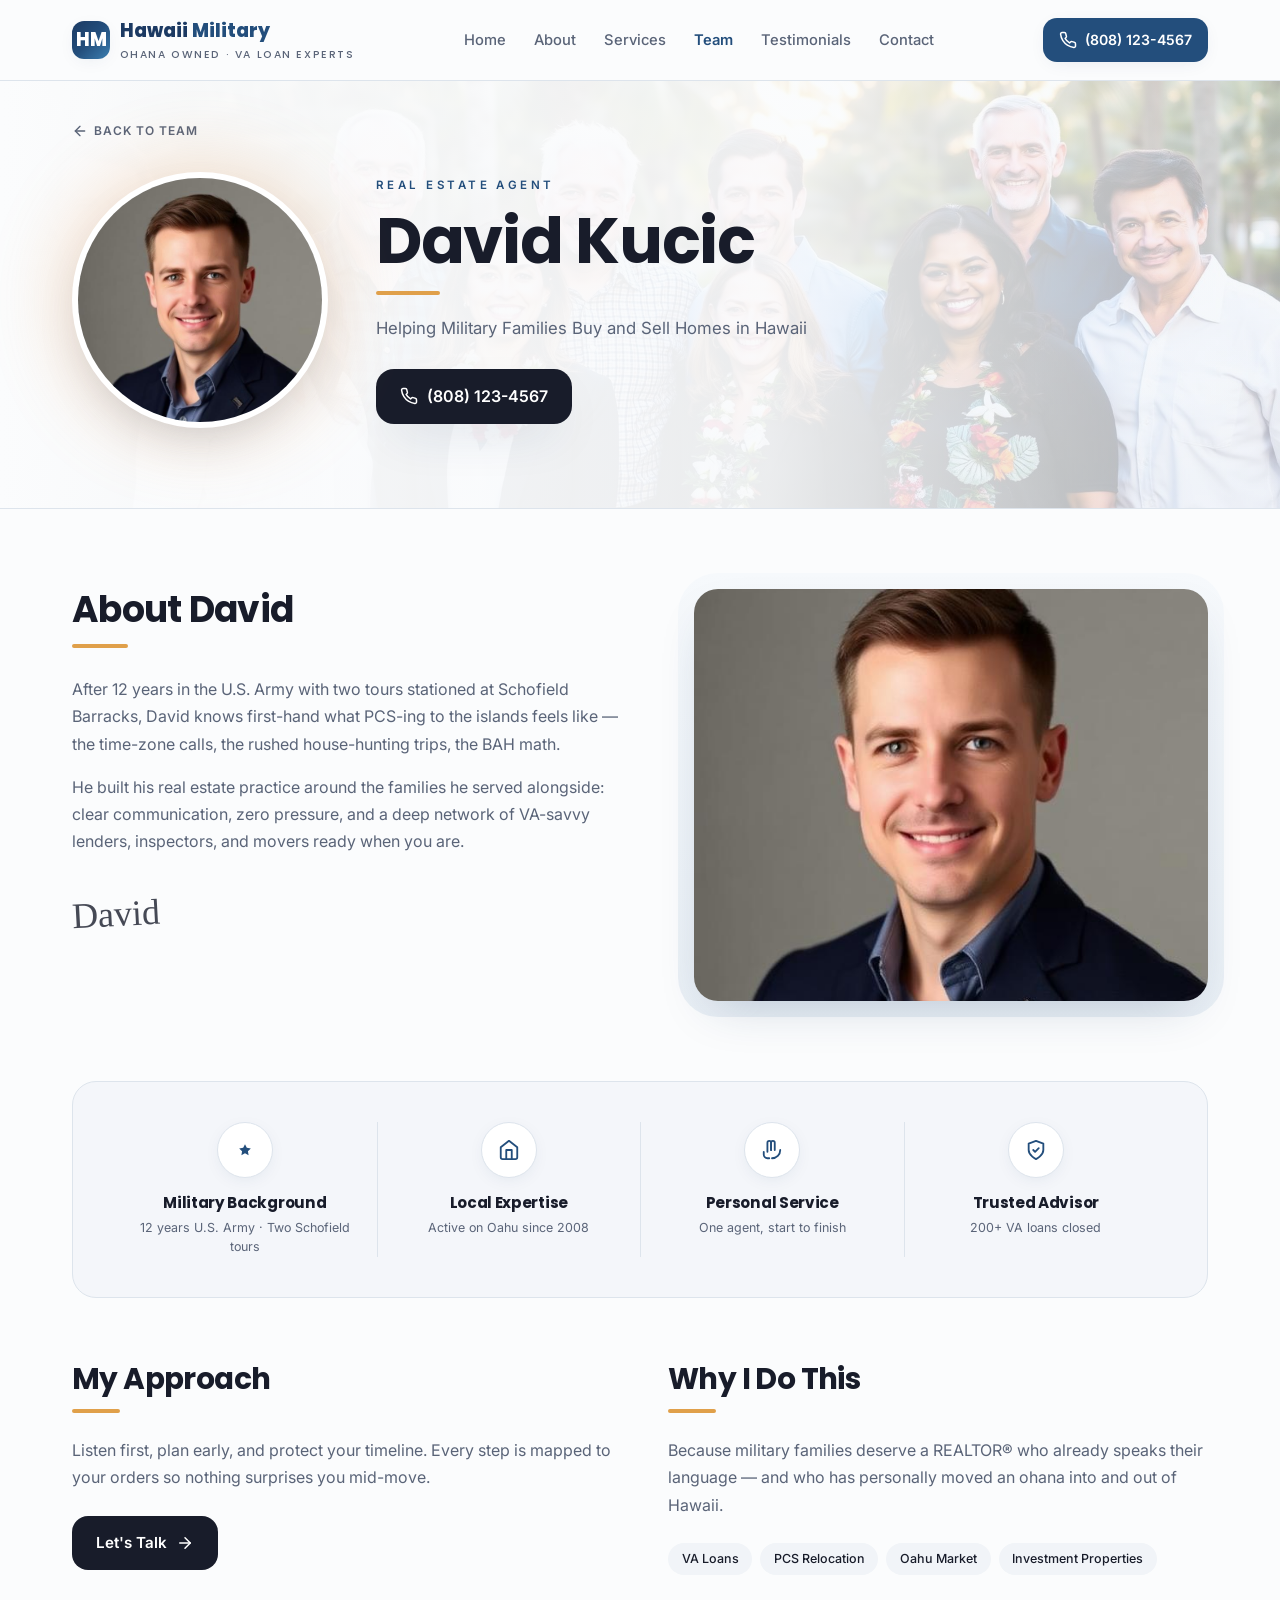
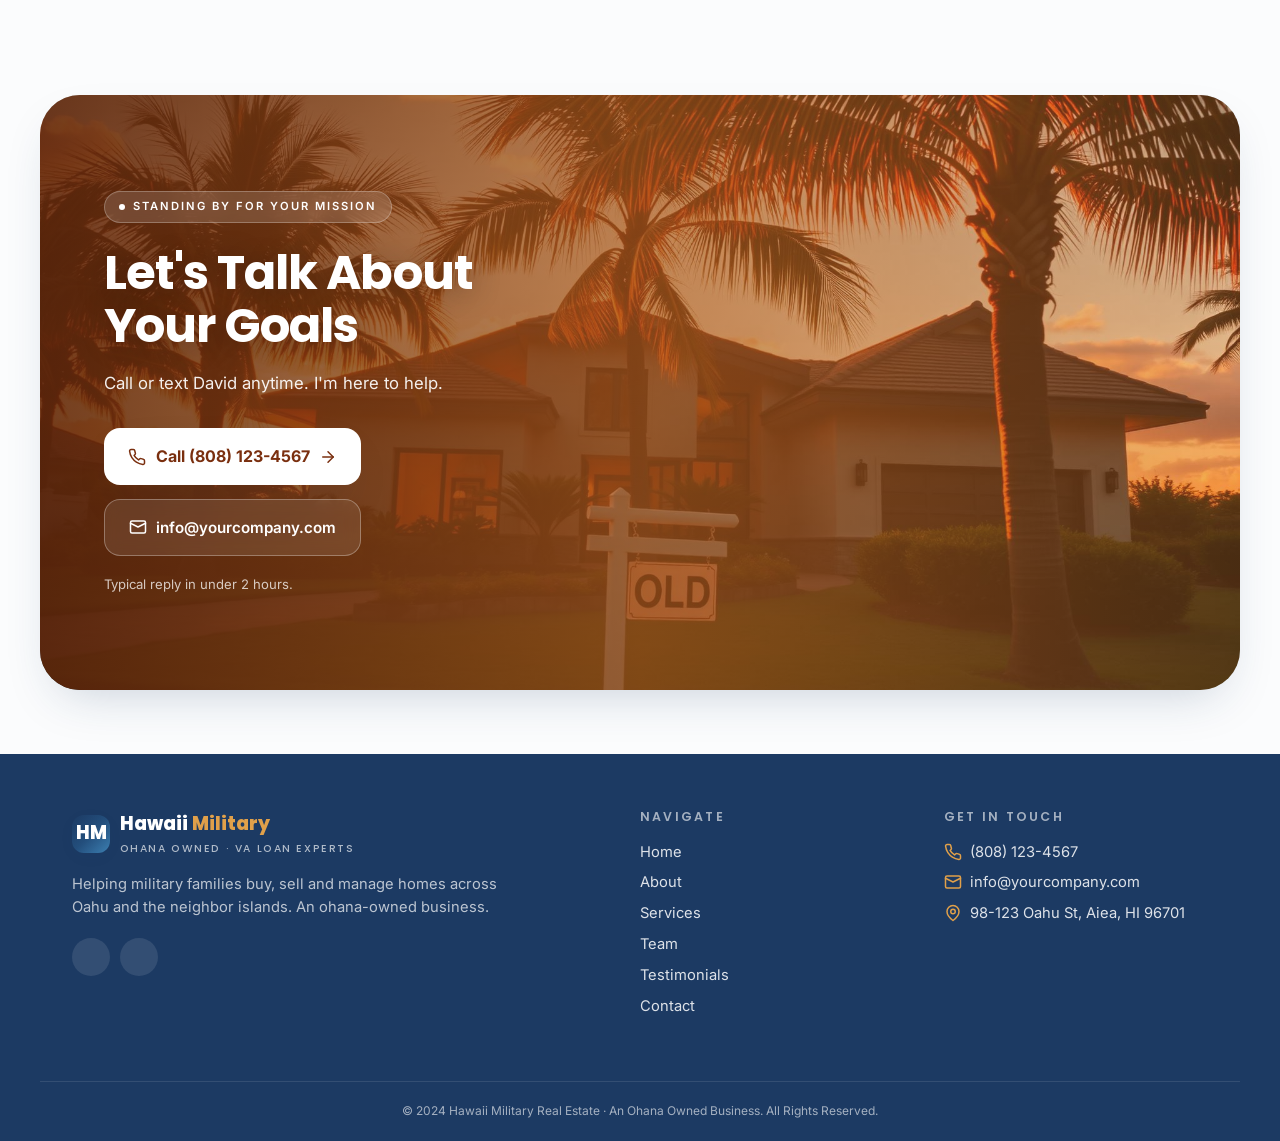
<file: agents/david-kucic.html>
<!doctype html>
<html lang="en">
<head>
<meta charset="utf-8">
<meta name="viewport" content="width=device-width,initial-scale=1">
<title>David Kucic — Broker / Military Relocation Expert</title>
<meta name="description" content="After 12 years in the U.S. Army with two tours at Schofield Barracks, David built his real estate practice around what he knows best: helping military families land softly in Hawaii.">
<meta property="og:title" content="David Kucic — Broker / Military Relocation Expert">
<meta property="og:description" content="After 12 years in the U.S. Army with two tours at Schofield Barracks, David built his real estate practice around what he knows best: helping military families land softly in Hawaii.">
<link rel="preconnect" href="https://fonts.googleapis.com">
<link rel="preconnect" href="https://fonts.gstatic.com" crossorigin>
<link href="https://fonts.googleapis.com/css2?family=Inter:wght@400;500;600;700&family=Poppins:wght@600;700;800&display=swap" rel="stylesheet">
<link rel="stylesheet" href="../css/styles.css">
</head>
<body>
<div id="header-mount"></div>

<section class="agent-hero"><img class="bg" src="../assets/hero-bg-team.jpg" alt=""><div class="ovr"></div>
  <div class="container"><div class="wrap">
    <a class="back-link" href="../team.html"><svg width="16" height="16" viewBox="0 0 24 24" fill="none" stroke="currentColor" stroke-width="2" stroke-linecap="round" stroke-linejoin="round"><line x1="19" y1="12" x2="5" y2="12"/><polyline points="12 19 5 12 12 5"/></svg> Back to Team</a>
    <div class="agent-hero-grid">
      <div class="avatar-circle"><div class="photo"><img src="../assets/agent-1.jpg" alt="David Kucic"></div></div>
      <div>
        <div class="role-tag">Real Estate Agent</div>
        <h1>David Kucic</h1>
        <div class="underline"></div>
        <p class="tagline">Helping Military Families Buy and Sell Homes in Hawaii</p>
        <a class="cta" href="tel:8081234567"><svg width="18" height="18" viewBox="0 0 24 24" fill="none" stroke="currentColor" stroke-width="2" stroke-linecap="round" stroke-linejoin="round"><path d="M22 16.92v3a2 2 0 0 1-2.18 2 19.79 19.79 0 0 1-8.63-3.07 19.5 19.5 0 0 1-6-6 19.79 19.79 0 0 1-3.07-8.67A2 2 0 0 1 4.11 2h3a2 2 0 0 1 2 1.72 12.84 12.84 0 0 0 .7 2.81 2 2 0 0 1-.45 2.11L8.09 9.91a16 16 0 0 0 6 6l1.27-1.27a2 2 0 0 1 2.11-.45 12.84 12.84 0 0 0 2.81.7A2 2 0 0 1 22 16.92z"/></svg> (808) 123-4567</a>
      </div>
    </div>
  </div></div>
</section>

<section class="container"><div class="about-split">
  <div class="reveal">
    <h2>About David</h2><div class="ul"></div>
    <div class="text"><p>After 12 years in the U.S. Army with two tours stationed at Schofield Barracks, David knows first-hand what PCS-ing to the islands feels like — the time-zone calls, the rushed house-hunting trips, the BAH math.</p><p>He built his real estate practice around the families he served alongside: clear communication, zero pressure, and a deep network of VA-savvy lenders, inspectors, and movers ready when you are.</p></div>
    <span class="sig">David</span>
  </div>
  <div class="reveal"><div class="photo-frame"><img src="../assets/agent-1.jpg" alt="David Kucic"></div></div>
</div></section>

<section class="container"><div class="badges-card">
  <div class="badges-grid">
    <div class="badge-item reveal"><div class="icon-box"><svg width="14" height="14" viewBox="0 0 24 24" fill="currentColor"><polygon points="12 2 15.09 8.26 22 9.27 17 14.14 18.18 21.02 12 17.77 5.82 21.02 7 14.14 2 9.27 8.91 8.26 12 2"/></svg></div><h3>Military Background</h3><p>12 years U.S. Army · Two Schofield tours</p></div><div class="badge-item reveal"><div class="icon-box"><svg width="22" height="22" viewBox="0 0 24 24" fill="none" stroke="currentColor" stroke-width="2" stroke-linecap="round" stroke-linejoin="round"><path d="M3 9l9-7 9 7v11a2 2 0 0 1-2 2H5a2 2 0 0 1-2-2z"/><polyline points="9 22 9 12 15 12 15 22"/></svg></div><h3>Local Expertise</h3><p>Active on Oahu since 2008</p></div><div class="badge-item reveal"><div class="icon-box"><svg width="22" height="22" viewBox="0 0 24 24" fill="none" stroke="currentColor" stroke-width="2" stroke-linecap="round" stroke-linejoin="round"><path d="M11 12V4a2 2 0 1 1 4 0v8"/><path d="M11 12V4a2 2 0 0 0-4 0v10"/><path d="M3 14v3a4 4 0 0 0 4 4h2"/><path d="M21 12a9 9 0 0 1-9 9"/></svg></div><h3>Personal Service</h3><p>One agent, start to finish</p></div><div class="badge-item reveal"><div class="icon-box"><svg width="22" height="22" viewBox="0 0 24 24" fill="none" stroke="currentColor" stroke-width="2" stroke-linecap="round" stroke-linejoin="round"><path d="M12 22s8-4 8-10V5l-8-3-8 3v7c0 6 8 10 8 10z"/><polyline points="9 12 11 14 15 10"/></svg></div><h3>Trusted Advisor</h3><p>200+ VA loans closed</p></div>
  </div>
</div></section>

<section class="container"><div class="two-col">
  <div class="reveal"><h2>My Approach</h2><div class="ul"></div><p>Listen first, plan early, and protect your timeline. Every step is mapped to your orders so nothing surprises you mid-move.</p>
    <a class="btn btn-dark mt-6" href="../contact.html">Let's Talk <svg width="18" height="18" viewBox="0 0 24 24" fill="none" stroke="currentColor" stroke-width="2" stroke-linecap="round" stroke-linejoin="round"><line x1="5" y1="12" x2="19" y2="12"/><polyline points="12 5 19 12 12 19"/></svg></a>
  </div>
  <div class="reveal"><h2>Why I Do This</h2><div class="ul"></div><p>Because military families deserve a REALTOR® who already speaks their language — and who has personally moved an ohana into and out of Hawaii.</p>
    <div class="pills"><span>VA Loans</span><span>PCS Relocation</span><span>Oahu Market</span><span>Investment Properties</span></div>
  </div>
</div></section>

<div data-cta data-title="Let's Talk About Your Goals" data-subtitle="Call or text David anytime. I'm here to help." data-note="Typical reply in under 2 hours."></div>

<div id="footer-mount"></div>
<script src="../js/site.js"></script>
<script>mountChrome("team.html", "../");</script>
</body>
</html>
</file>
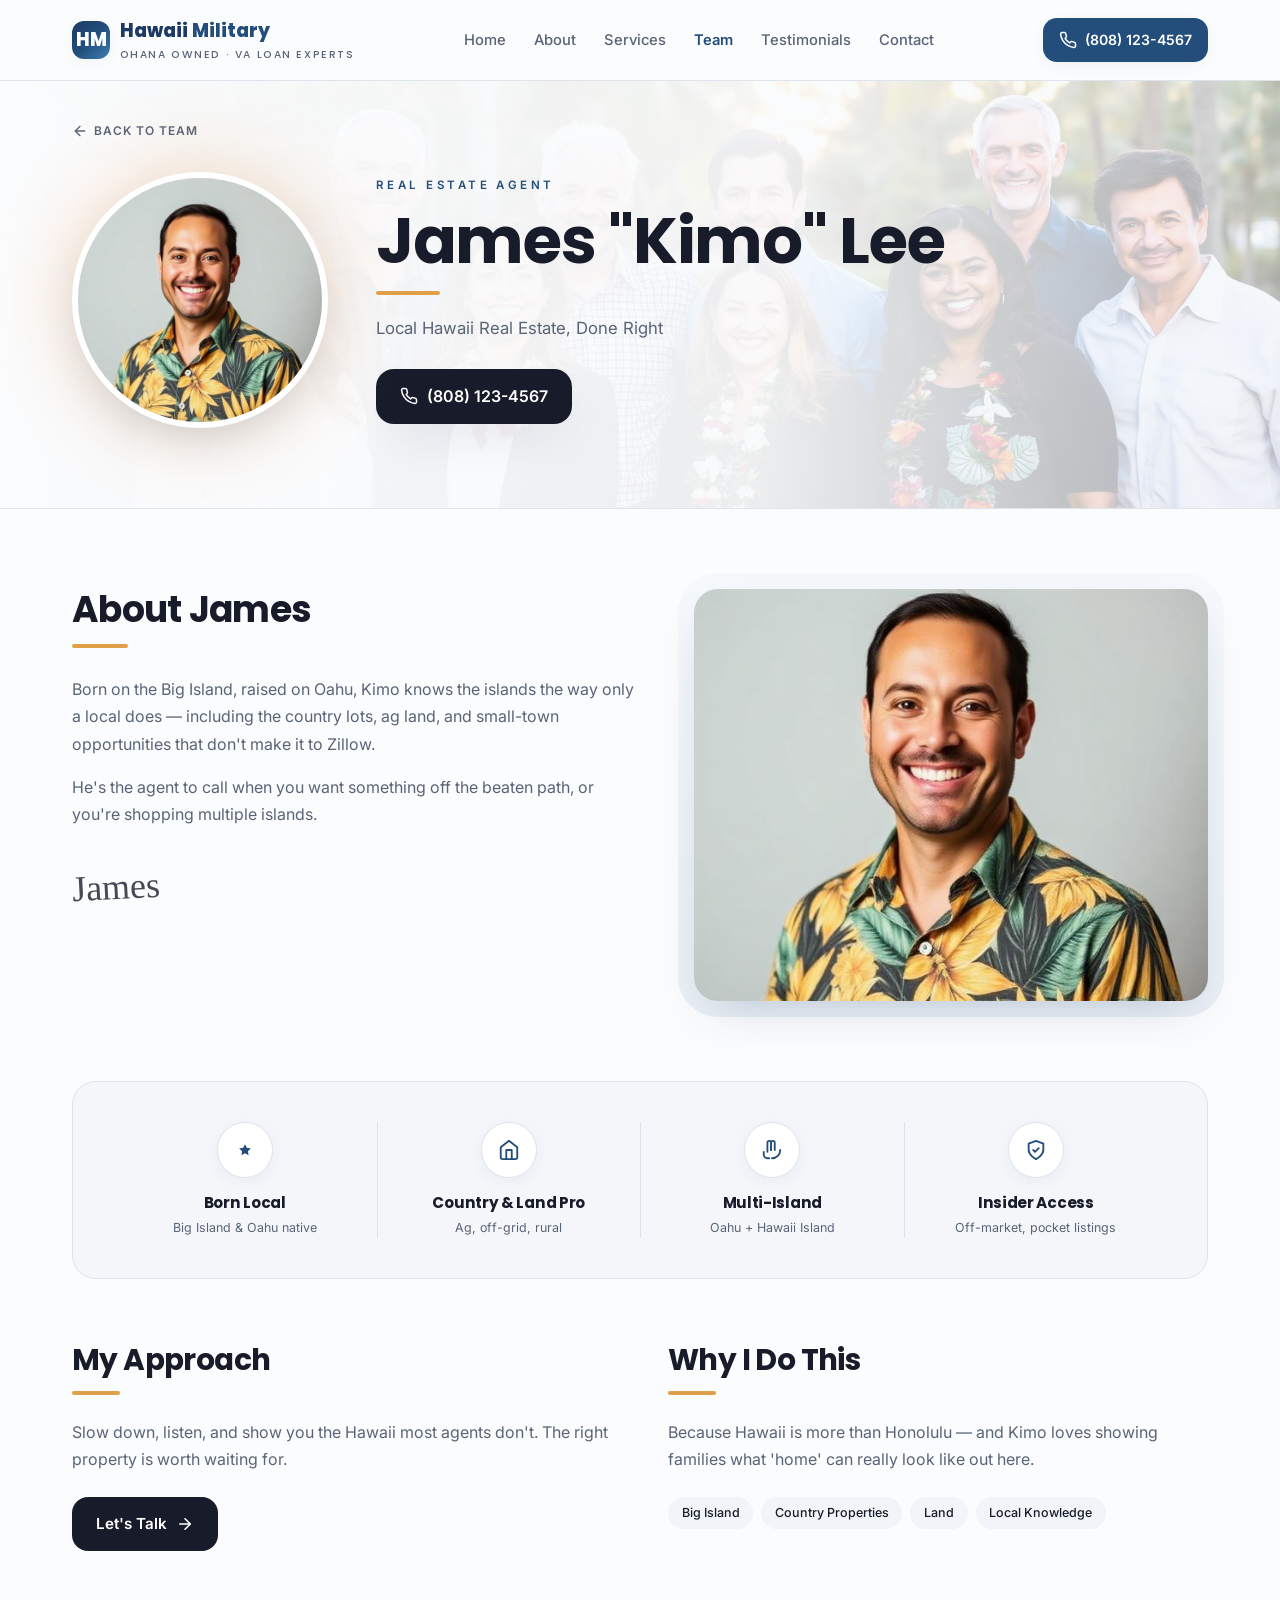
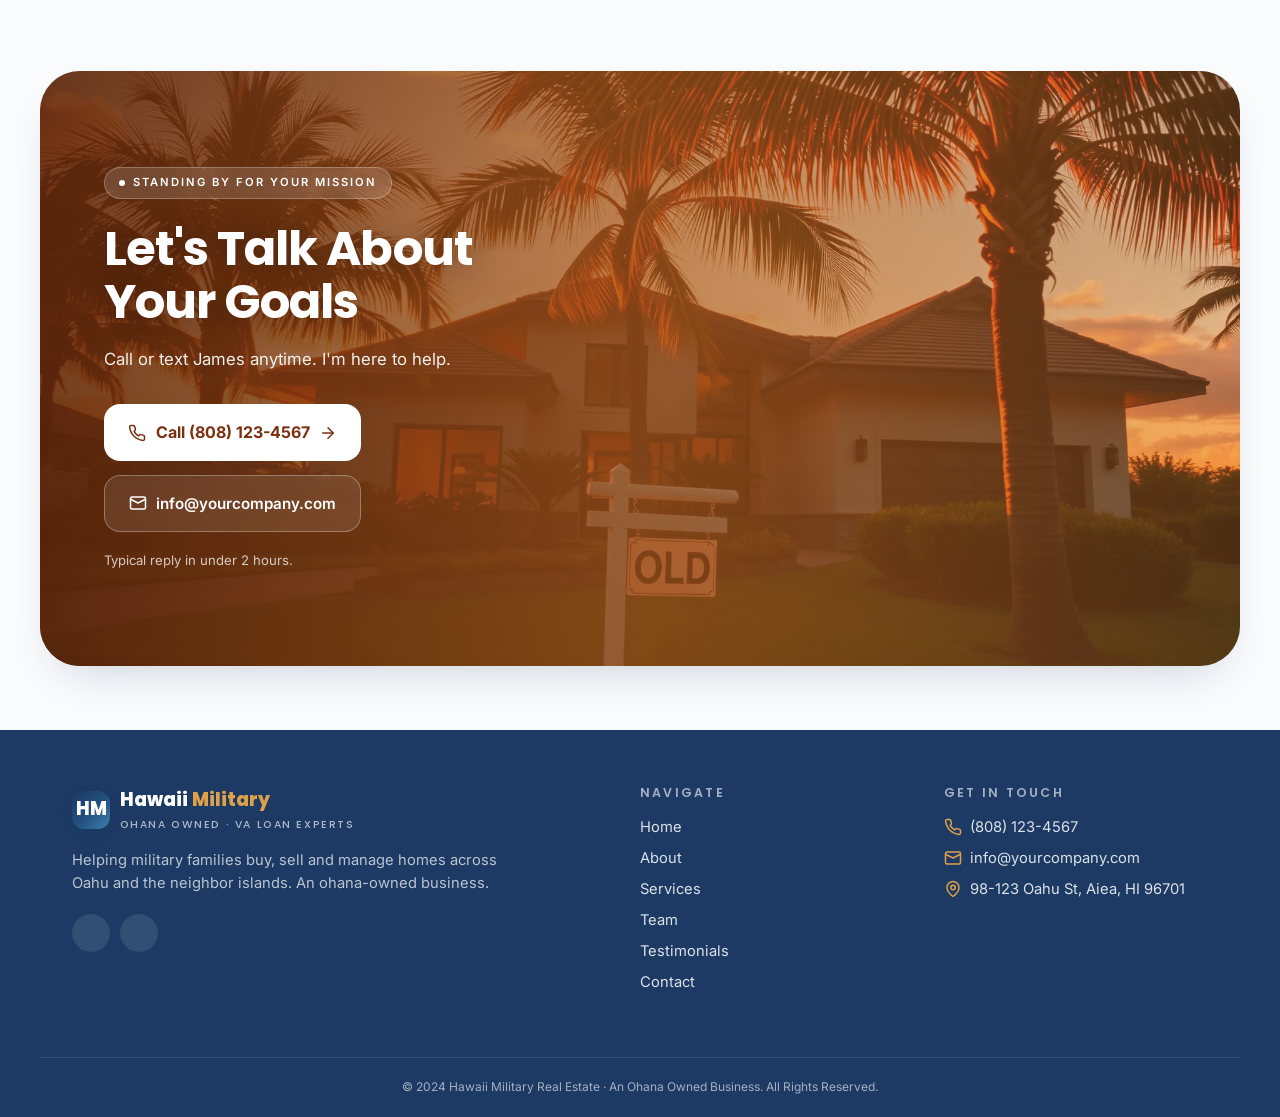
<file: agents/kimo-lee.html>
<!doctype html>
<html lang="en">
<head>
<meta charset="utf-8">
<meta name="viewport" content="width=device-width,initial-scale=1">
<title>James "Kimo" Lee — Realtor / Oahu & Big Island Expert</title>
<meta name="description" content="Born on the Big Island and raised on Oahu, Kimo knows every neighborhood worth knowing · and the local-only spots, too.">
<meta property="og:title" content="James "Kimo" Lee — Realtor / Oahu & Big Island Expert">
<meta property="og:description" content="Born on the Big Island and raised on Oahu, Kimo knows every neighborhood worth knowing · and the local-only spots, too.">
<link rel="preconnect" href="https://fonts.googleapis.com">
<link rel="preconnect" href="https://fonts.gstatic.com" crossorigin>
<link href="https://fonts.googleapis.com/css2?family=Inter:wght@400;500;600;700&family=Poppins:wght@600;700;800&display=swap" rel="stylesheet">
<link rel="stylesheet" href="../css/styles.css">
</head>
<body>
<div id="header-mount"></div>

<section class="agent-hero"><img class="bg" src="../assets/hero-bg-team.jpg" alt=""><div class="ovr"></div>
  <div class="container"><div class="wrap">
    <a class="back-link" href="../team.html"><svg width="16" height="16" viewBox="0 0 24 24" fill="none" stroke="currentColor" stroke-width="2" stroke-linecap="round" stroke-linejoin="round"><line x1="19" y1="12" x2="5" y2="12"/><polyline points="12 19 5 12 12 5"/></svg> Back to Team</a>
    <div class="agent-hero-grid">
      <div class="avatar-circle"><div class="photo"><img src="../assets/agent-5.jpg" alt="James "Kimo" Lee"></div></div>
      <div>
        <div class="role-tag">Real Estate Agent</div>
        <h1>James "Kimo" Lee</h1>
        <div class="underline"></div>
        <p class="tagline">Local Hawaii Real Estate, Done Right</p>
        <a class="cta" href="tel:8081234567"><svg width="18" height="18" viewBox="0 0 24 24" fill="none" stroke="currentColor" stroke-width="2" stroke-linecap="round" stroke-linejoin="round"><path d="M22 16.92v3a2 2 0 0 1-2.18 2 19.79 19.79 0 0 1-8.63-3.07 19.5 19.5 0 0 1-6-6 19.79 19.79 0 0 1-3.07-8.67A2 2 0 0 1 4.11 2h3a2 2 0 0 1 2 1.72 12.84 12.84 0 0 0 .7 2.81 2 2 0 0 1-.45 2.11L8.09 9.91a16 16 0 0 0 6 6l1.27-1.27a2 2 0 0 1 2.11-.45 12.84 12.84 0 0 0 2.81.7A2 2 0 0 1 22 16.92z"/></svg> (808) 123-4567</a>
      </div>
    </div>
  </div></div>
</section>

<section class="container"><div class="about-split">
  <div class="reveal">
    <h2>About James</h2><div class="ul"></div>
    <div class="text"><p>Born on the Big Island, raised on Oahu, Kimo knows the islands the way only a local does — including the country lots, ag land, and small-town opportunities that don't make it to Zillow.</p><p>He's the agent to call when you want something off the beaten path, or you're shopping multiple islands.</p></div>
    <span class="sig">James</span>
  </div>
  <div class="reveal"><div class="photo-frame"><img src="../assets/agent-5.jpg" alt="James "Kimo" Lee"></div></div>
</div></section>

<section class="container"><div class="badges-card">
  <div class="badges-grid">
    <div class="badge-item reveal"><div class="icon-box"><svg width="14" height="14" viewBox="0 0 24 24" fill="currentColor"><polygon points="12 2 15.09 8.26 22 9.27 17 14.14 18.18 21.02 12 17.77 5.82 21.02 7 14.14 2 9.27 8.91 8.26 12 2"/></svg></div><h3>Born Local</h3><p>Big Island & Oahu native</p></div><div class="badge-item reveal"><div class="icon-box"><svg width="22" height="22" viewBox="0 0 24 24" fill="none" stroke="currentColor" stroke-width="2" stroke-linecap="round" stroke-linejoin="round"><path d="M3 9l9-7 9 7v11a2 2 0 0 1-2 2H5a2 2 0 0 1-2-2z"/><polyline points="9 22 9 12 15 12 15 22"/></svg></div><h3>Country & Land Pro</h3><p>Ag, off-grid, rural</p></div><div class="badge-item reveal"><div class="icon-box"><svg width="22" height="22" viewBox="0 0 24 24" fill="none" stroke="currentColor" stroke-width="2" stroke-linecap="round" stroke-linejoin="round"><path d="M11 12V4a2 2 0 1 1 4 0v8"/><path d="M11 12V4a2 2 0 0 0-4 0v10"/><path d="M3 14v3a4 4 0 0 0 4 4h2"/><path d="M21 12a9 9 0 0 1-9 9"/></svg></div><h3>Multi-Island</h3><p>Oahu + Hawaii Island</p></div><div class="badge-item reveal"><div class="icon-box"><svg width="22" height="22" viewBox="0 0 24 24" fill="none" stroke="currentColor" stroke-width="2" stroke-linecap="round" stroke-linejoin="round"><path d="M12 22s8-4 8-10V5l-8-3-8 3v7c0 6 8 10 8 10z"/><polyline points="9 12 11 14 15 10"/></svg></div><h3>Insider Access</h3><p>Off-market, pocket listings</p></div>
  </div>
</div></section>

<section class="container"><div class="two-col">
  <div class="reveal"><h2>My Approach</h2><div class="ul"></div><p>Slow down, listen, and show you the Hawaii most agents don't. The right property is worth waiting for.</p>
    <a class="btn btn-dark mt-6" href="../contact.html">Let's Talk <svg width="18" height="18" viewBox="0 0 24 24" fill="none" stroke="currentColor" stroke-width="2" stroke-linecap="round" stroke-linejoin="round"><line x1="5" y1="12" x2="19" y2="12"/><polyline points="12 5 19 12 12 19"/></svg></a>
  </div>
  <div class="reveal"><h2>Why I Do This</h2><div class="ul"></div><p>Because Hawaii is more than Honolulu — and Kimo loves showing families what 'home' can really look like out here.</p>
    <div class="pills"><span>Big Island</span><span>Country Properties</span><span>Land</span><span>Local Knowledge</span></div>
  </div>
</div></section>

<div data-cta data-title="Let's Talk About Your Goals" data-subtitle="Call or text James anytime. I'm here to help." data-note="Typical reply in under 2 hours."></div>

<div id="footer-mount"></div>
<script src="../js/site.js"></script>
<script>mountChrome("team.html", "../");</script>
</body>
</html>
</file>
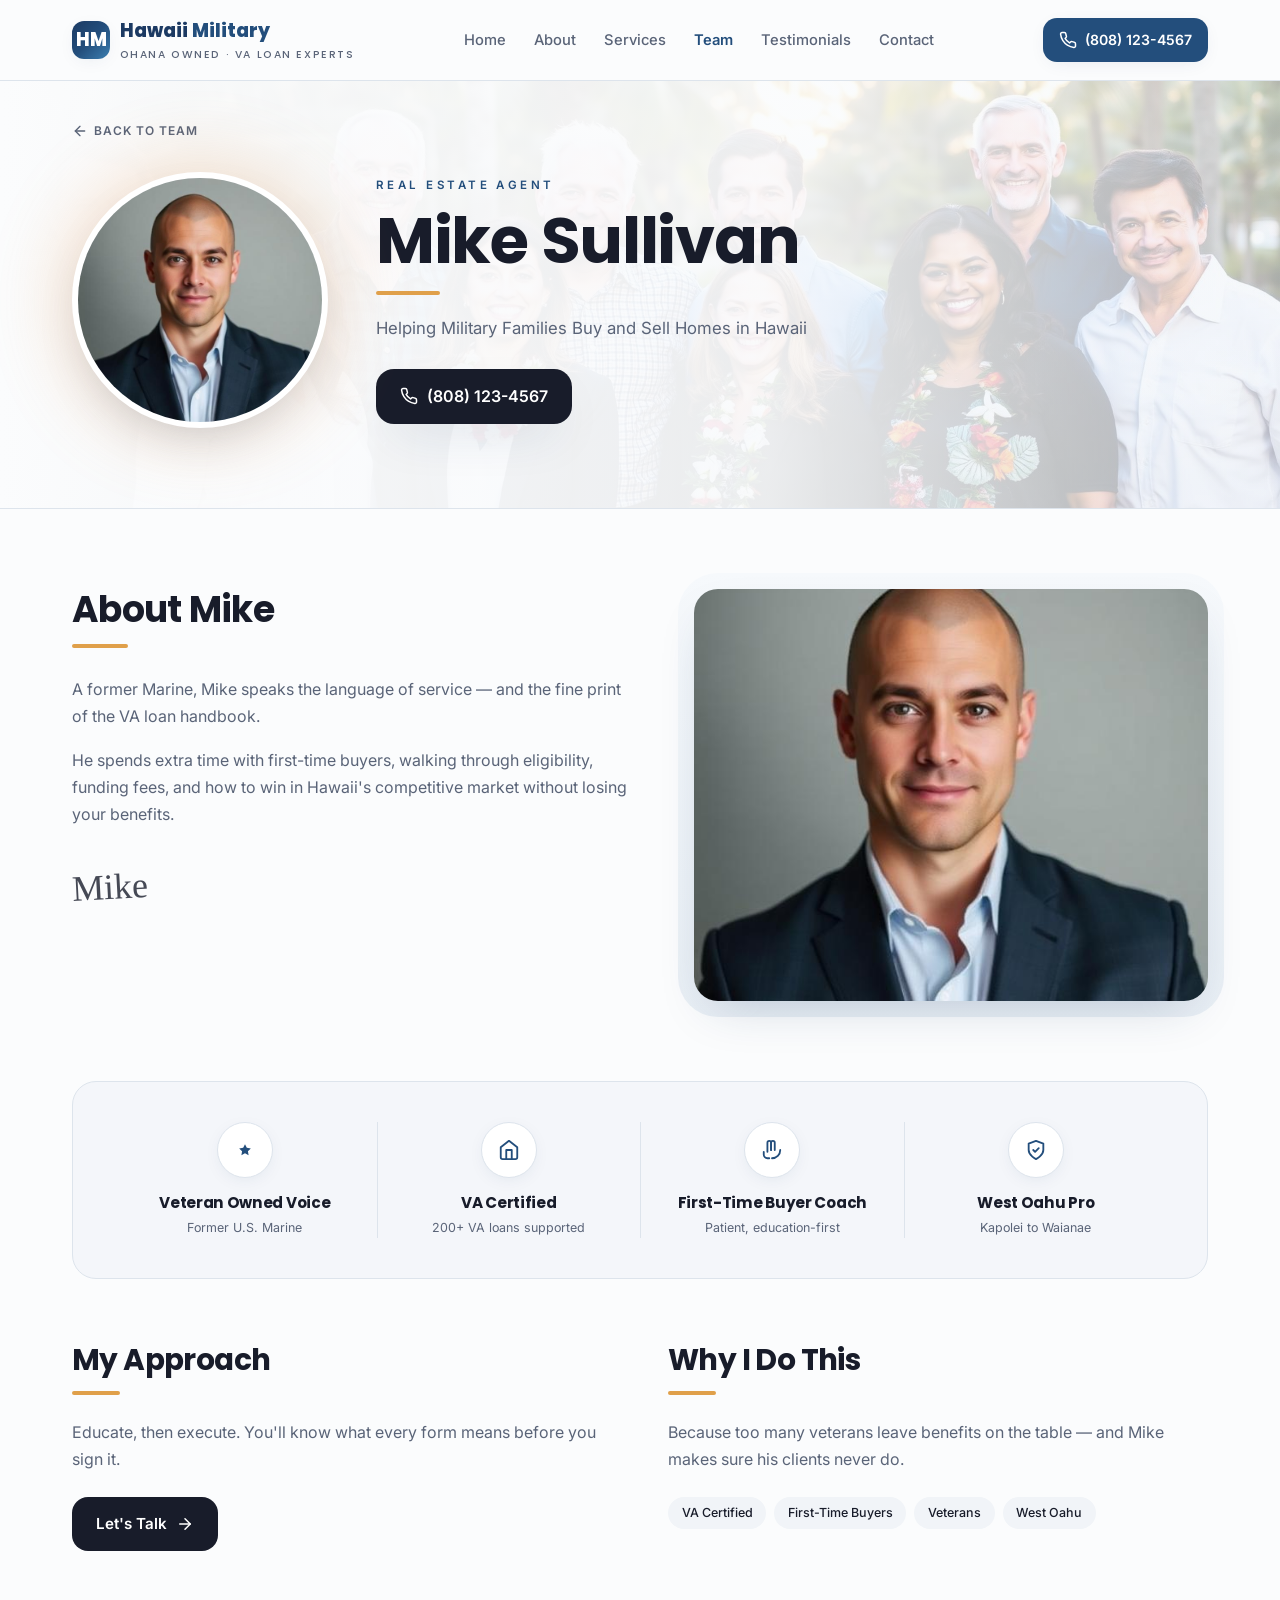
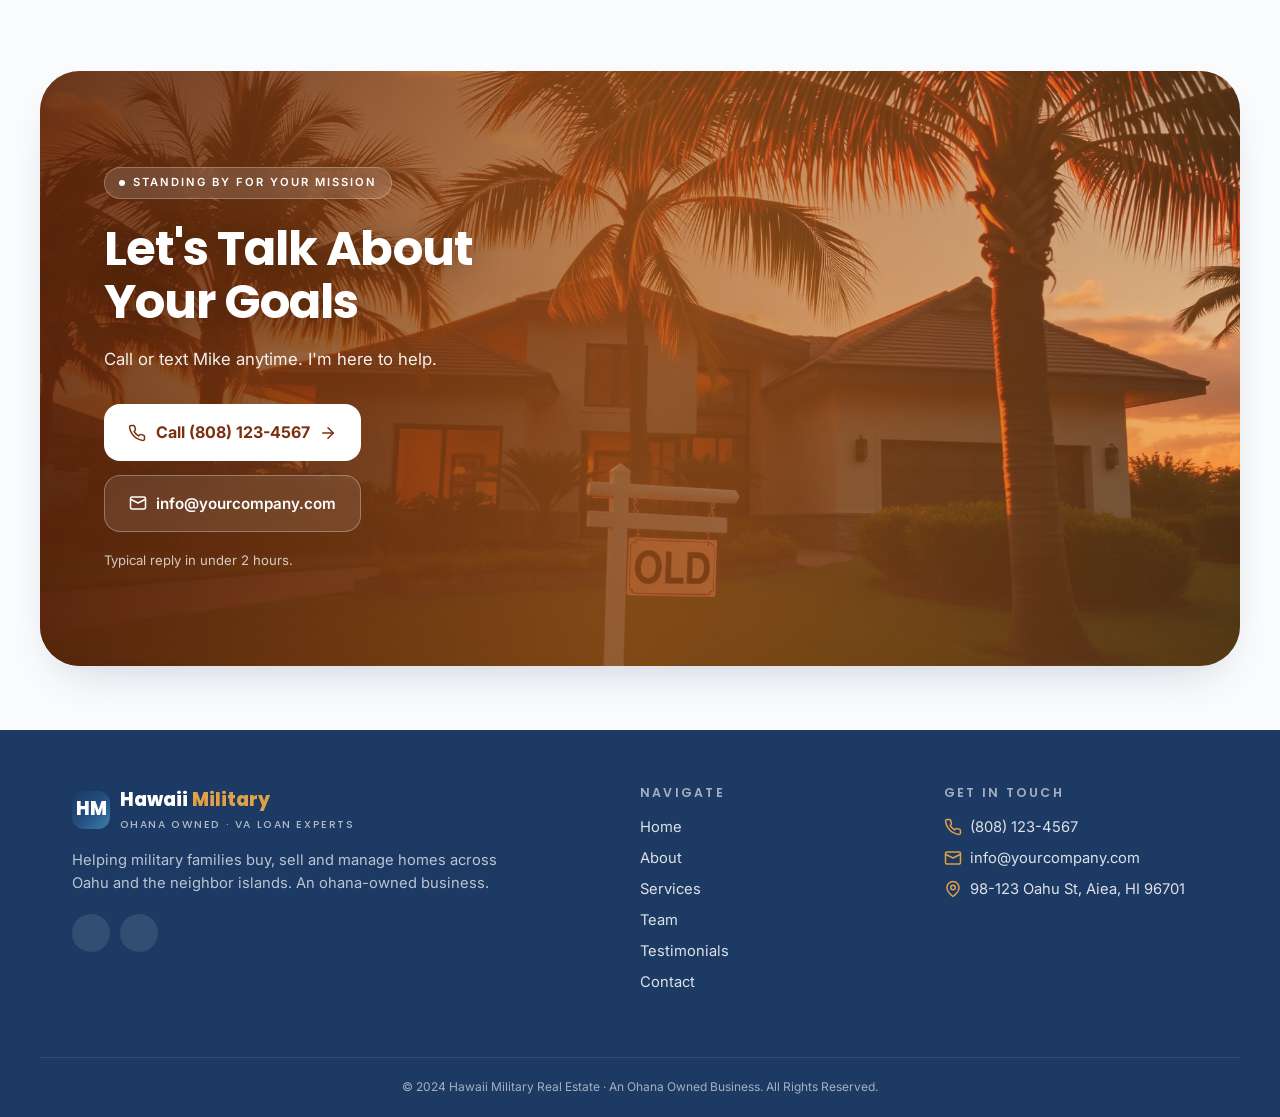
<file: agents/mike-sullivan.html>
<!doctype html>
<html lang="en">
<head>
<meta charset="utf-8">
<meta name="viewport" content="width=device-width,initial-scale=1">
<title>Mike Sullivan — Realtor / VA Loan Certified</title>
<meta name="description" content="A former Marine, Mike speaks the language of service. He guides veterans and active-duty buyers through every step of the VA loan process.">
<meta property="og:title" content="Mike Sullivan — Realtor / VA Loan Certified">
<meta property="og:description" content="A former Marine, Mike speaks the language of service. He guides veterans and active-duty buyers through every step of the VA loan process.">
<link rel="preconnect" href="https://fonts.googleapis.com">
<link rel="preconnect" href="https://fonts.gstatic.com" crossorigin>
<link href="https://fonts.googleapis.com/css2?family=Inter:wght@400;500;600;700&family=Poppins:wght@600;700;800&display=swap" rel="stylesheet">
<link rel="stylesheet" href="../css/styles.css">
</head>
<body>
<div id="header-mount"></div>

<section class="agent-hero"><img class="bg" src="../assets/hero-bg-team.jpg" alt=""><div class="ovr"></div>
  <div class="container"><div class="wrap">
    <a class="back-link" href="../team.html"><svg width="16" height="16" viewBox="0 0 24 24" fill="none" stroke="currentColor" stroke-width="2" stroke-linecap="round" stroke-linejoin="round"><line x1="19" y1="12" x2="5" y2="12"/><polyline points="12 19 5 12 12 5"/></svg> Back to Team</a>
    <div class="agent-hero-grid">
      <div class="avatar-circle"><div class="photo"><img src="../assets/agent-3.jpg" alt="Mike Sullivan"></div></div>
      <div>
        <div class="role-tag">Real Estate Agent</div>
        <h1>Mike Sullivan</h1>
        <div class="underline"></div>
        <p class="tagline">Helping Military Families Buy and Sell Homes in Hawaii</p>
        <a class="cta" href="tel:8081234567"><svg width="18" height="18" viewBox="0 0 24 24" fill="none" stroke="currentColor" stroke-width="2" stroke-linecap="round" stroke-linejoin="round"><path d="M22 16.92v3a2 2 0 0 1-2.18 2 19.79 19.79 0 0 1-8.63-3.07 19.5 19.5 0 0 1-6-6 19.79 19.79 0 0 1-3.07-8.67A2 2 0 0 1 4.11 2h3a2 2 0 0 1 2 1.72 12.84 12.84 0 0 0 .7 2.81 2 2 0 0 1-.45 2.11L8.09 9.91a16 16 0 0 0 6 6l1.27-1.27a2 2 0 0 1 2.11-.45 12.84 12.84 0 0 0 2.81.7A2 2 0 0 1 22 16.92z"/></svg> (808) 123-4567</a>
      </div>
    </div>
  </div></div>
</section>

<section class="container"><div class="about-split">
  <div class="reveal">
    <h2>About Mike</h2><div class="ul"></div>
    <div class="text"><p>A former Marine, Mike speaks the language of service — and the fine print of the VA loan handbook.</p><p>He spends extra time with first-time buyers, walking through eligibility, funding fees, and how to win in Hawaii's competitive market without losing your benefits.</p></div>
    <span class="sig">Mike</span>
  </div>
  <div class="reveal"><div class="photo-frame"><img src="../assets/agent-3.jpg" alt="Mike Sullivan"></div></div>
</div></section>

<section class="container"><div class="badges-card">
  <div class="badges-grid">
    <div class="badge-item reveal"><div class="icon-box"><svg width="14" height="14" viewBox="0 0 24 24" fill="currentColor"><polygon points="12 2 15.09 8.26 22 9.27 17 14.14 18.18 21.02 12 17.77 5.82 21.02 7 14.14 2 9.27 8.91 8.26 12 2"/></svg></div><h3>Veteran Owned Voice</h3><p>Former U.S. Marine</p></div><div class="badge-item reveal"><div class="icon-box"><svg width="22" height="22" viewBox="0 0 24 24" fill="none" stroke="currentColor" stroke-width="2" stroke-linecap="round" stroke-linejoin="round"><path d="M3 9l9-7 9 7v11a2 2 0 0 1-2 2H5a2 2 0 0 1-2-2z"/><polyline points="9 22 9 12 15 12 15 22"/></svg></div><h3>VA Certified</h3><p>200+ VA loans supported</p></div><div class="badge-item reveal"><div class="icon-box"><svg width="22" height="22" viewBox="0 0 24 24" fill="none" stroke="currentColor" stroke-width="2" stroke-linecap="round" stroke-linejoin="round"><path d="M11 12V4a2 2 0 1 1 4 0v8"/><path d="M11 12V4a2 2 0 0 0-4 0v10"/><path d="M3 14v3a4 4 0 0 0 4 4h2"/><path d="M21 12a9 9 0 0 1-9 9"/></svg></div><h3>First-Time Buyer Coach</h3><p>Patient, education-first</p></div><div class="badge-item reveal"><div class="icon-box"><svg width="22" height="22" viewBox="0 0 24 24" fill="none" stroke="currentColor" stroke-width="2" stroke-linecap="round" stroke-linejoin="round"><path d="M12 22s8-4 8-10V5l-8-3-8 3v7c0 6 8 10 8 10z"/><polyline points="9 12 11 14 15 10"/></svg></div><h3>West Oahu Pro</h3><p>Kapolei to Waianae</p></div>
  </div>
</div></section>

<section class="container"><div class="two-col">
  <div class="reveal"><h2>My Approach</h2><div class="ul"></div><p>Educate, then execute. You'll know what every form means before you sign it.</p>
    <a class="btn btn-dark mt-6" href="../contact.html">Let's Talk <svg width="18" height="18" viewBox="0 0 24 24" fill="none" stroke="currentColor" stroke-width="2" stroke-linecap="round" stroke-linejoin="round"><line x1="5" y1="12" x2="19" y2="12"/><polyline points="12 5 19 12 12 19"/></svg></a>
  </div>
  <div class="reveal"><h2>Why I Do This</h2><div class="ul"></div><p>Because too many veterans leave benefits on the table — and Mike makes sure his clients never do.</p>
    <div class="pills"><span>VA Certified</span><span>First-Time Buyers</span><span>Veterans</span><span>West Oahu</span></div>
  </div>
</div></section>

<div data-cta data-title="Let's Talk About Your Goals" data-subtitle="Call or text Mike anytime. I'm here to help." data-note="Typical reply in under 2 hours."></div>

<div id="footer-mount"></div>
<script src="../js/site.js"></script>
<script>mountChrome("team.html", "../");</script>
</body>
</html>
</file>
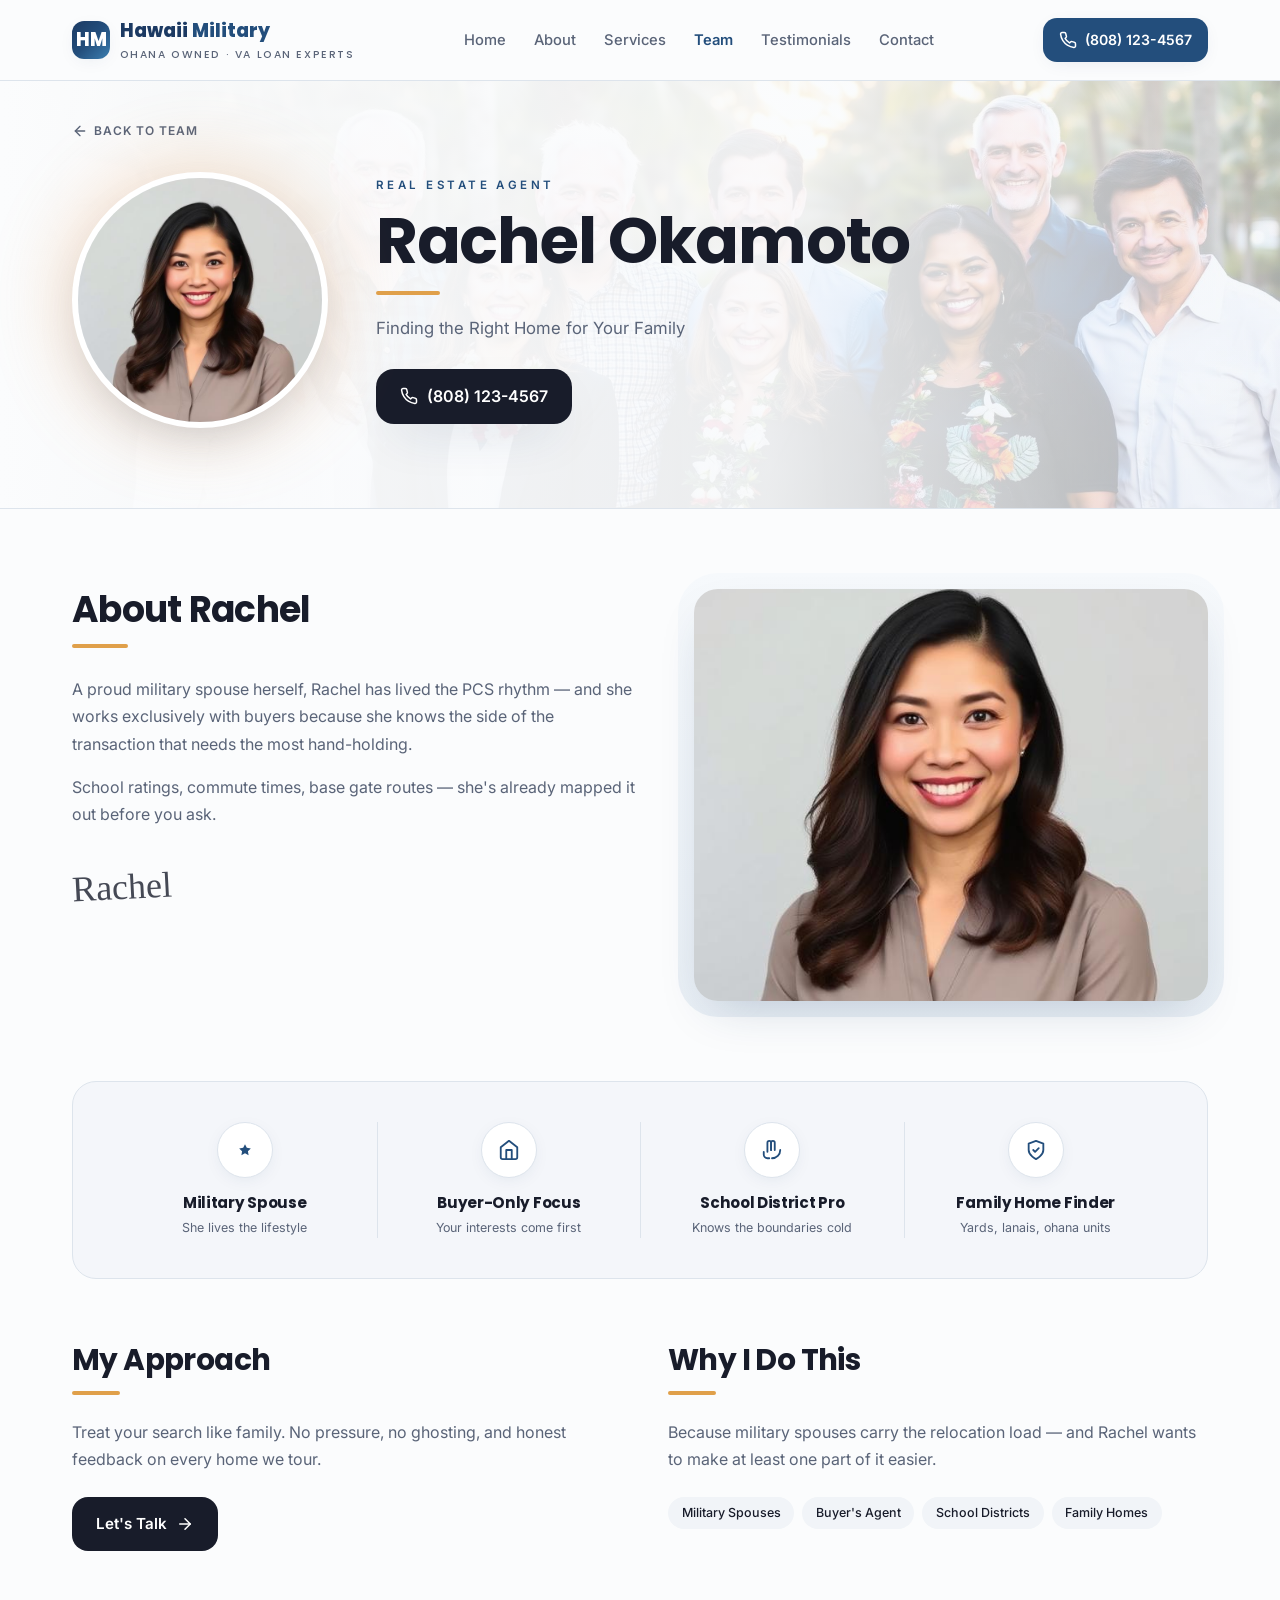
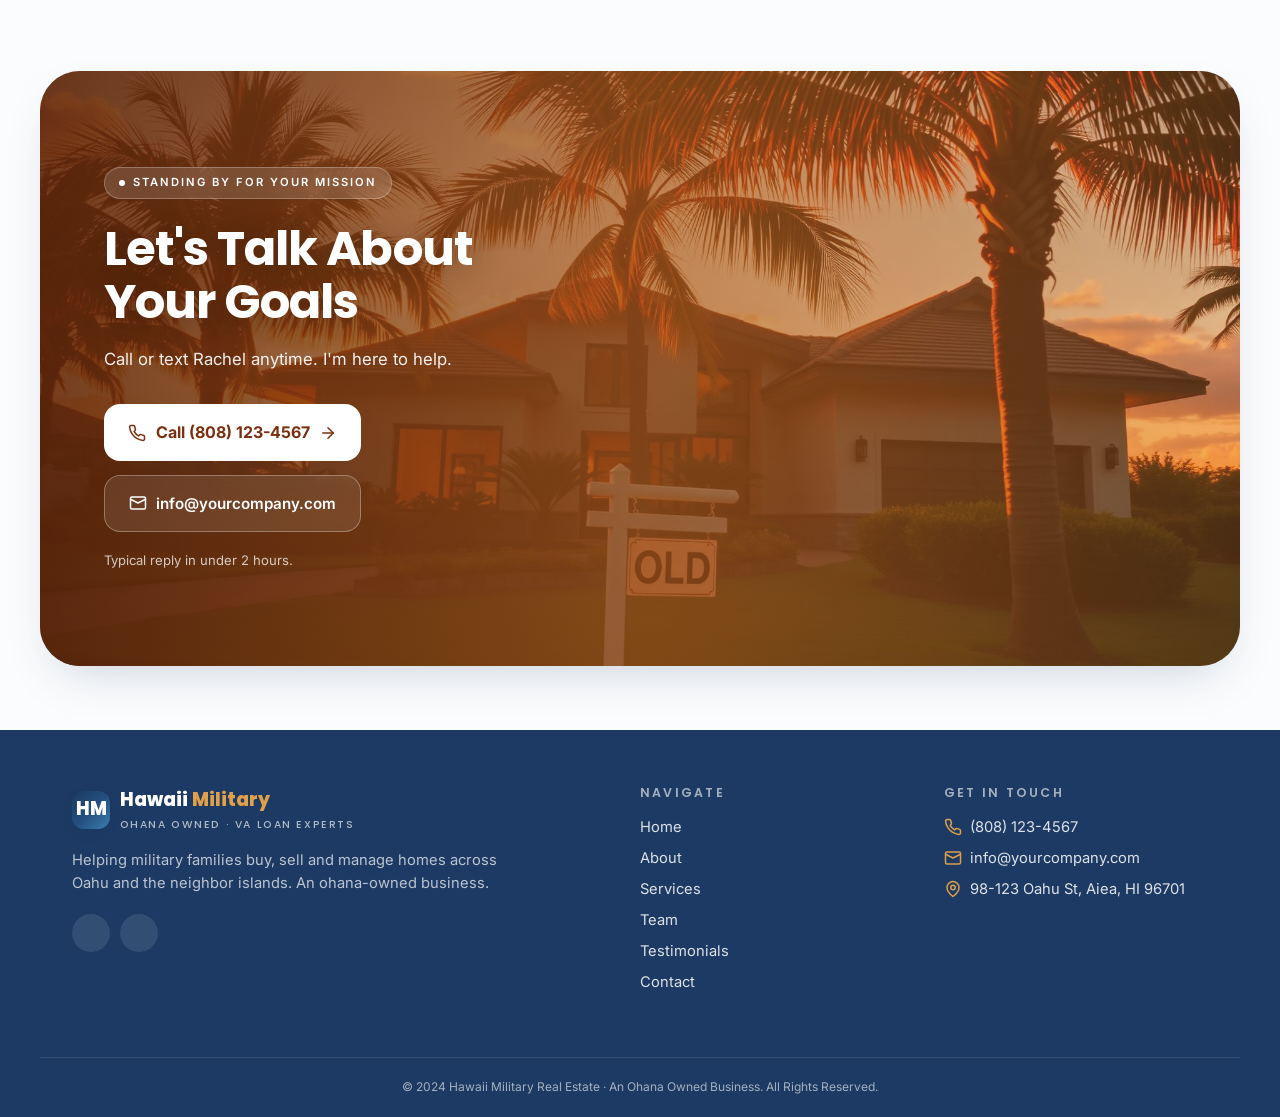
<file: agents/rachel-okamoto.html>
<!doctype html>
<html lang="en">
<head>
<meta charset="utf-8">
<meta name="viewport" content="width=device-width,initial-scale=1">
<title>Rachel Okamoto — Buyer's Agent / Military Spouse Specialist</title>
<meta name="description" content="A proud military spouse herself, Rachel works exclusively with buyers · with patience, care, and a real understanding of military life.">
<meta property="og:title" content="Rachel Okamoto — Buyer's Agent / Military Spouse Specialist">
<meta property="og:description" content="A proud military spouse herself, Rachel works exclusively with buyers · with patience, care, and a real understanding of military life.">
<link rel="preconnect" href="https://fonts.googleapis.com">
<link rel="preconnect" href="https://fonts.gstatic.com" crossorigin>
<link href="https://fonts.googleapis.com/css2?family=Inter:wght@400;500;600;700&family=Poppins:wght@600;700;800&display=swap" rel="stylesheet">
<link rel="stylesheet" href="../css/styles.css">
</head>
<body>
<div id="header-mount"></div>

<section class="agent-hero"><img class="bg" src="../assets/hero-bg-team.jpg" alt=""><div class="ovr"></div>
  <div class="container"><div class="wrap">
    <a class="back-link" href="../team.html"><svg width="16" height="16" viewBox="0 0 24 24" fill="none" stroke="currentColor" stroke-width="2" stroke-linecap="round" stroke-linejoin="round"><line x1="19" y1="12" x2="5" y2="12"/><polyline points="12 19 5 12 12 5"/></svg> Back to Team</a>
    <div class="agent-hero-grid">
      <div class="avatar-circle"><div class="photo"><img src="../assets/agent-6.jpg" alt="Rachel Okamoto"></div></div>
      <div>
        <div class="role-tag">Real Estate Agent</div>
        <h1>Rachel Okamoto</h1>
        <div class="underline"></div>
        <p class="tagline">Finding the Right Home for Your Family</p>
        <a class="cta" href="tel:8081234567"><svg width="18" height="18" viewBox="0 0 24 24" fill="none" stroke="currentColor" stroke-width="2" stroke-linecap="round" stroke-linejoin="round"><path d="M22 16.92v3a2 2 0 0 1-2.18 2 19.79 19.79 0 0 1-8.63-3.07 19.5 19.5 0 0 1-6-6 19.79 19.79 0 0 1-3.07-8.67A2 2 0 0 1 4.11 2h3a2 2 0 0 1 2 1.72 12.84 12.84 0 0 0 .7 2.81 2 2 0 0 1-.45 2.11L8.09 9.91a16 16 0 0 0 6 6l1.27-1.27a2 2 0 0 1 2.11-.45 12.84 12.84 0 0 0 2.81.7A2 2 0 0 1 22 16.92z"/></svg> (808) 123-4567</a>
      </div>
    </div>
  </div></div>
</section>

<section class="container"><div class="about-split">
  <div class="reveal">
    <h2>About Rachel</h2><div class="ul"></div>
    <div class="text"><p>A proud military spouse herself, Rachel has lived the PCS rhythm — and she works exclusively with buyers because she knows the side of the transaction that needs the most hand-holding.</p><p>School ratings, commute times, base gate routes — she's already mapped it out before you ask.</p></div>
    <span class="sig">Rachel</span>
  </div>
  <div class="reveal"><div class="photo-frame"><img src="../assets/agent-6.jpg" alt="Rachel Okamoto"></div></div>
</div></section>

<section class="container"><div class="badges-card">
  <div class="badges-grid">
    <div class="badge-item reveal"><div class="icon-box"><svg width="14" height="14" viewBox="0 0 24 24" fill="currentColor"><polygon points="12 2 15.09 8.26 22 9.27 17 14.14 18.18 21.02 12 17.77 5.82 21.02 7 14.14 2 9.27 8.91 8.26 12 2"/></svg></div><h3>Military Spouse</h3><p>She lives the lifestyle</p></div><div class="badge-item reveal"><div class="icon-box"><svg width="22" height="22" viewBox="0 0 24 24" fill="none" stroke="currentColor" stroke-width="2" stroke-linecap="round" stroke-linejoin="round"><path d="M3 9l9-7 9 7v11a2 2 0 0 1-2 2H5a2 2 0 0 1-2-2z"/><polyline points="9 22 9 12 15 12 15 22"/></svg></div><h3>Buyer-Only Focus</h3><p>Your interests come first</p></div><div class="badge-item reveal"><div class="icon-box"><svg width="22" height="22" viewBox="0 0 24 24" fill="none" stroke="currentColor" stroke-width="2" stroke-linecap="round" stroke-linejoin="round"><path d="M11 12V4a2 2 0 1 1 4 0v8"/><path d="M11 12V4a2 2 0 0 0-4 0v10"/><path d="M3 14v3a4 4 0 0 0 4 4h2"/><path d="M21 12a9 9 0 0 1-9 9"/></svg></div><h3>School District Pro</h3><p>Knows the boundaries cold</p></div><div class="badge-item reveal"><div class="icon-box"><svg width="22" height="22" viewBox="0 0 24 24" fill="none" stroke="currentColor" stroke-width="2" stroke-linecap="round" stroke-linejoin="round"><path d="M12 22s8-4 8-10V5l-8-3-8 3v7c0 6 8 10 8 10z"/><polyline points="9 12 11 14 15 10"/></svg></div><h3>Family Home Finder</h3><p>Yards, lanais, ohana units</p></div>
  </div>
</div></section>

<section class="container"><div class="two-col">
  <div class="reveal"><h2>My Approach</h2><div class="ul"></div><p>Treat your search like family. No pressure, no ghosting, and honest feedback on every home we tour.</p>
    <a class="btn btn-dark mt-6" href="../contact.html">Let's Talk <svg width="18" height="18" viewBox="0 0 24 24" fill="none" stroke="currentColor" stroke-width="2" stroke-linecap="round" stroke-linejoin="round"><line x1="5" y1="12" x2="19" y2="12"/><polyline points="12 5 19 12 12 19"/></svg></a>
  </div>
  <div class="reveal"><h2>Why I Do This</h2><div class="ul"></div><p>Because military spouses carry the relocation load — and Rachel wants to make at least one part of it easier.</p>
    <div class="pills"><span>Military Spouses</span><span>Buyer's Agent</span><span>School Districts</span><span>Family Homes</span></div>
  </div>
</div></section>

<div data-cta data-title="Let's Talk About Your Goals" data-subtitle="Call or text Rachel anytime. I'm here to help." data-note="Typical reply in under 2 hours."></div>

<div id="footer-mount"></div>
<script src="../js/site.js"></script>
<script>mountChrome("team.html", "../");</script>
</body>
</html>
</file>
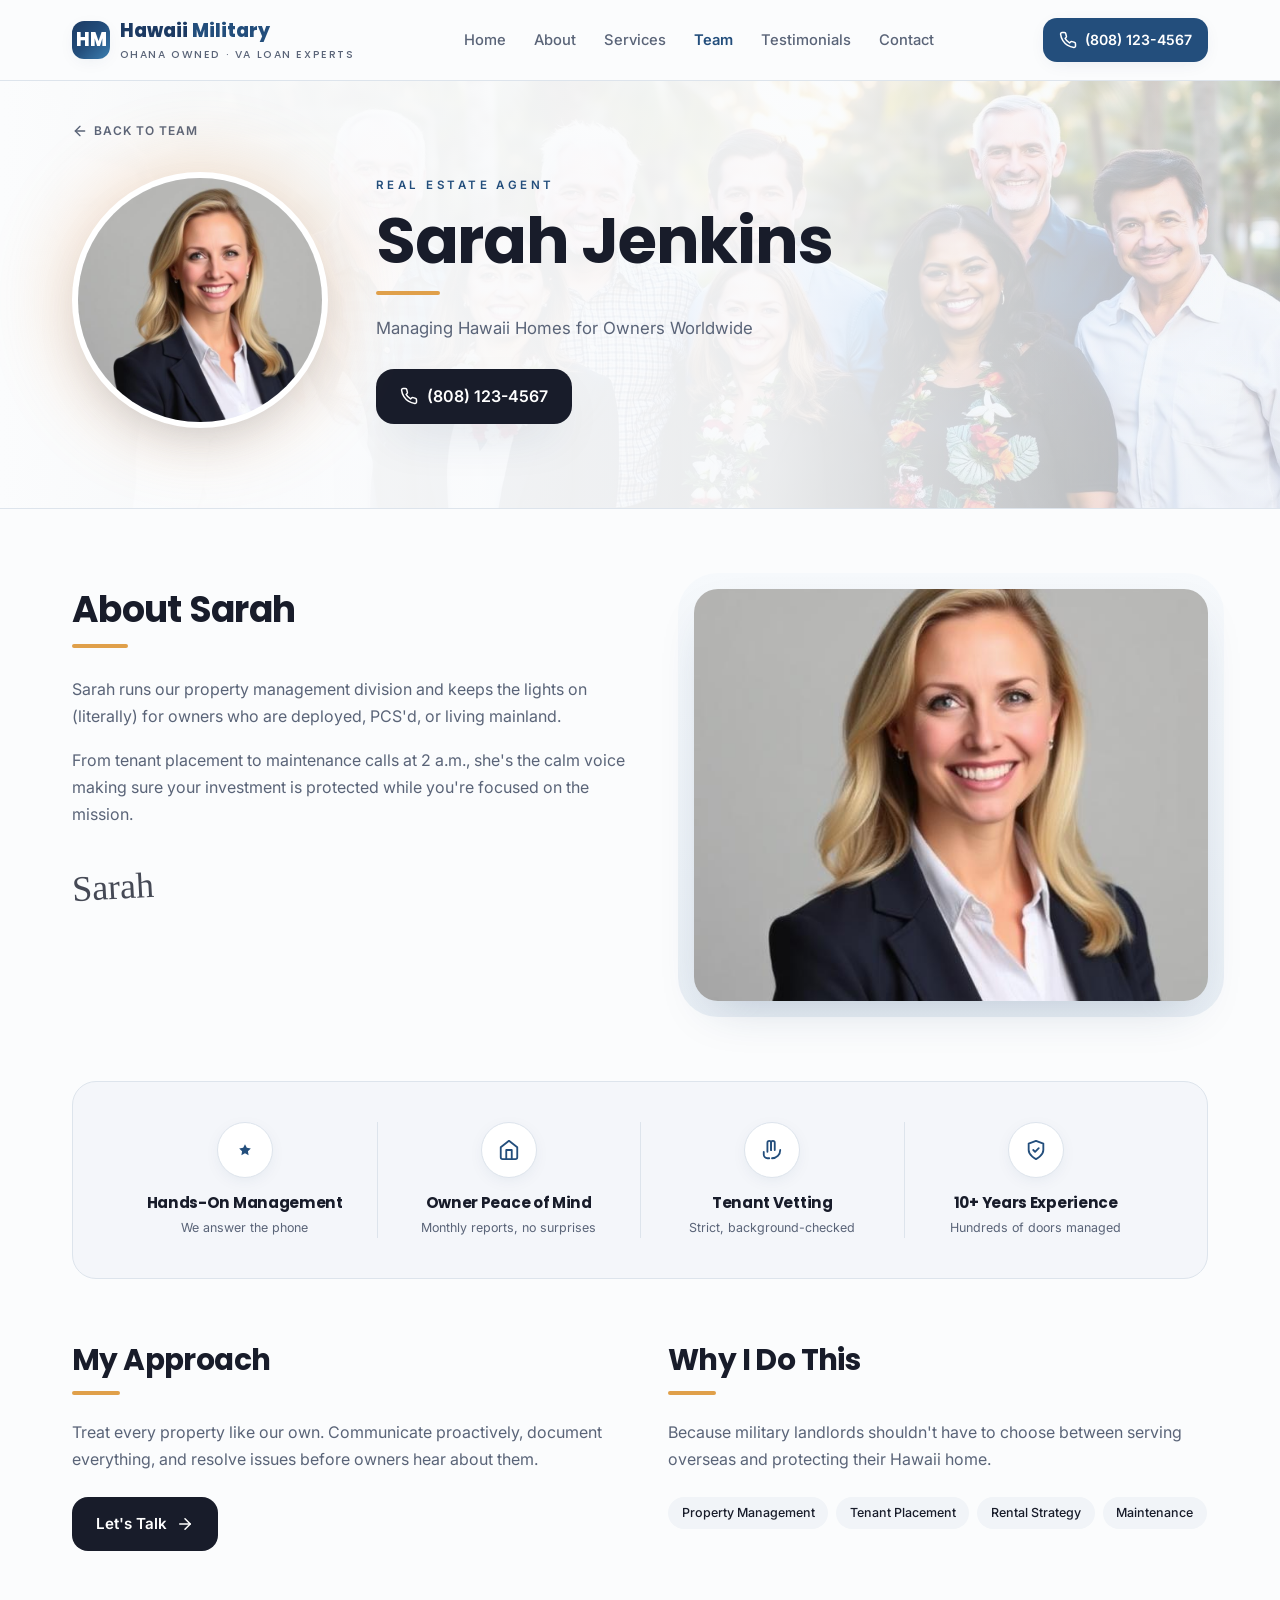
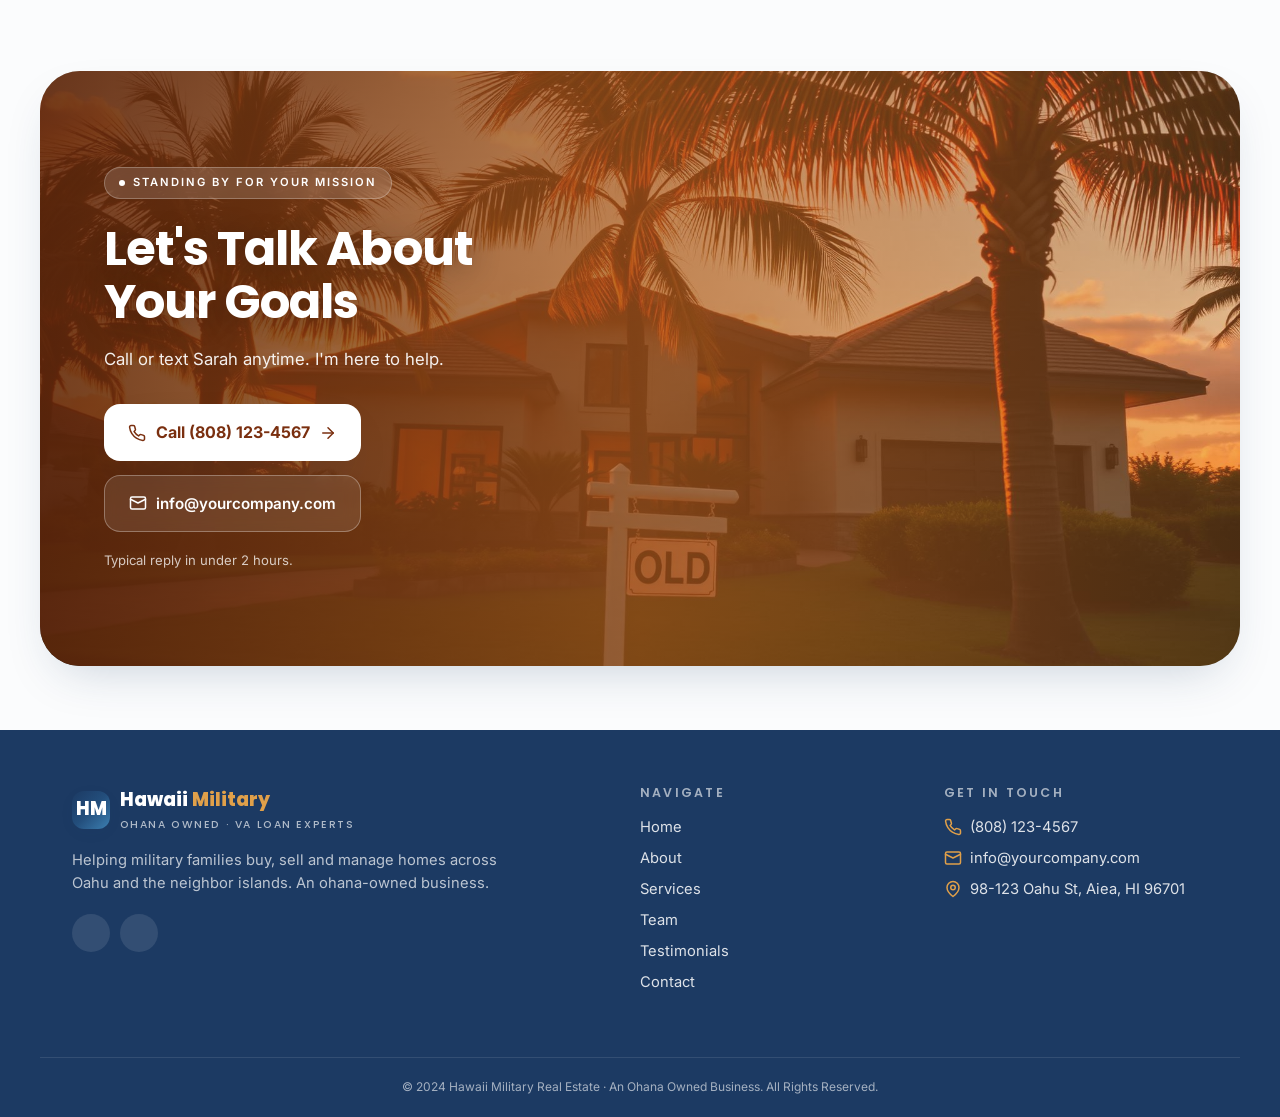
<file: agents/sarah-jenkins.html>
<!doctype html>
<html lang="en">
<head>
<meta charset="utf-8">
<meta name="viewport" content="width=device-width,initial-scale=1">
<title>Sarah Jenkins — Realtor / Property Management Director</title>
<meta name="description" content="Sarah runs our property management division, making sure deployed and out-of-state owners have full peace of mind year-round.">
<meta property="og:title" content="Sarah Jenkins — Realtor / Property Management Director">
<meta property="og:description" content="Sarah runs our property management division, making sure deployed and out-of-state owners have full peace of mind year-round.">
<link rel="preconnect" href="https://fonts.googleapis.com">
<link rel="preconnect" href="https://fonts.gstatic.com" crossorigin>
<link href="https://fonts.googleapis.com/css2?family=Inter:wght@400;500;600;700&family=Poppins:wght@600;700;800&display=swap" rel="stylesheet">
<link rel="stylesheet" href="../css/styles.css">
</head>
<body>
<div id="header-mount"></div>

<section class="agent-hero"><img class="bg" src="../assets/hero-bg-team.jpg" alt=""><div class="ovr"></div>
  <div class="container"><div class="wrap">
    <a class="back-link" href="../team.html"><svg width="16" height="16" viewBox="0 0 24 24" fill="none" stroke="currentColor" stroke-width="2" stroke-linecap="round" stroke-linejoin="round"><line x1="19" y1="12" x2="5" y2="12"/><polyline points="12 19 5 12 12 5"/></svg> Back to Team</a>
    <div class="agent-hero-grid">
      <div class="avatar-circle"><div class="photo"><img src="../assets/agent-4.jpg" alt="Sarah Jenkins"></div></div>
      <div>
        <div class="role-tag">Real Estate Agent</div>
        <h1>Sarah Jenkins</h1>
        <div class="underline"></div>
        <p class="tagline">Managing Hawaii Homes for Owners Worldwide</p>
        <a class="cta" href="tel:8081234567"><svg width="18" height="18" viewBox="0 0 24 24" fill="none" stroke="currentColor" stroke-width="2" stroke-linecap="round" stroke-linejoin="round"><path d="M22 16.92v3a2 2 0 0 1-2.18 2 19.79 19.79 0 0 1-8.63-3.07 19.5 19.5 0 0 1-6-6 19.79 19.79 0 0 1-3.07-8.67A2 2 0 0 1 4.11 2h3a2 2 0 0 1 2 1.72 12.84 12.84 0 0 0 .7 2.81 2 2 0 0 1-.45 2.11L8.09 9.91a16 16 0 0 0 6 6l1.27-1.27a2 2 0 0 1 2.11-.45 12.84 12.84 0 0 0 2.81.7A2 2 0 0 1 22 16.92z"/></svg> (808) 123-4567</a>
      </div>
    </div>
  </div></div>
</section>

<section class="container"><div class="about-split">
  <div class="reveal">
    <h2>About Sarah</h2><div class="ul"></div>
    <div class="text"><p>Sarah runs our property management division and keeps the lights on (literally) for owners who are deployed, PCS'd, or living mainland.</p><p>From tenant placement to maintenance calls at 2 a.m., she's the calm voice making sure your investment is protected while you're focused on the mission.</p></div>
    <span class="sig">Sarah</span>
  </div>
  <div class="reveal"><div class="photo-frame"><img src="../assets/agent-4.jpg" alt="Sarah Jenkins"></div></div>
</div></section>

<section class="container"><div class="badges-card">
  <div class="badges-grid">
    <div class="badge-item reveal"><div class="icon-box"><svg width="14" height="14" viewBox="0 0 24 24" fill="currentColor"><polygon points="12 2 15.09 8.26 22 9.27 17 14.14 18.18 21.02 12 17.77 5.82 21.02 7 14.14 2 9.27 8.91 8.26 12 2"/></svg></div><h3>Hands-On Management</h3><p>We answer the phone</p></div><div class="badge-item reveal"><div class="icon-box"><svg width="22" height="22" viewBox="0 0 24 24" fill="none" stroke="currentColor" stroke-width="2" stroke-linecap="round" stroke-linejoin="round"><path d="M3 9l9-7 9 7v11a2 2 0 0 1-2 2H5a2 2 0 0 1-2-2z"/><polyline points="9 22 9 12 15 12 15 22"/></svg></div><h3>Owner Peace of Mind</h3><p>Monthly reports, no surprises</p></div><div class="badge-item reveal"><div class="icon-box"><svg width="22" height="22" viewBox="0 0 24 24" fill="none" stroke="currentColor" stroke-width="2" stroke-linecap="round" stroke-linejoin="round"><path d="M11 12V4a2 2 0 1 1 4 0v8"/><path d="M11 12V4a2 2 0 0 0-4 0v10"/><path d="M3 14v3a4 4 0 0 0 4 4h2"/><path d="M21 12a9 9 0 0 1-9 9"/></svg></div><h3>Tenant Vetting</h3><p>Strict, background-checked</p></div><div class="badge-item reveal"><div class="icon-box"><svg width="22" height="22" viewBox="0 0 24 24" fill="none" stroke="currentColor" stroke-width="2" stroke-linecap="round" stroke-linejoin="round"><path d="M12 22s8-4 8-10V5l-8-3-8 3v7c0 6 8 10 8 10z"/><polyline points="9 12 11 14 15 10"/></svg></div><h3>10+ Years Experience</h3><p>Hundreds of doors managed</p></div>
  </div>
</div></section>

<section class="container"><div class="two-col">
  <div class="reveal"><h2>My Approach</h2><div class="ul"></div><p>Treat every property like our own. Communicate proactively, document everything, and resolve issues before owners hear about them.</p>
    <a class="btn btn-dark mt-6" href="../contact.html">Let's Talk <svg width="18" height="18" viewBox="0 0 24 24" fill="none" stroke="currentColor" stroke-width="2" stroke-linecap="round" stroke-linejoin="round"><line x1="5" y1="12" x2="19" y2="12"/><polyline points="12 5 19 12 12 19"/></svg></a>
  </div>
  <div class="reveal"><h2>Why I Do This</h2><div class="ul"></div><p>Because military landlords shouldn't have to choose between serving overseas and protecting their Hawaii home.</p>
    <div class="pills"><span>Property Management</span><span>Tenant Placement</span><span>Rental Strategy</span><span>Maintenance</span></div>
  </div>
</div></section>

<div data-cta data-title="Let's Talk About Your Goals" data-subtitle="Call or text Sarah anytime. I'm here to help." data-note="Typical reply in under 2 hours."></div>

<div id="footer-mount"></div>
<script src="../js/site.js"></script>
<script>mountChrome("team.html", "../");</script>
</body>
</html>
</file>
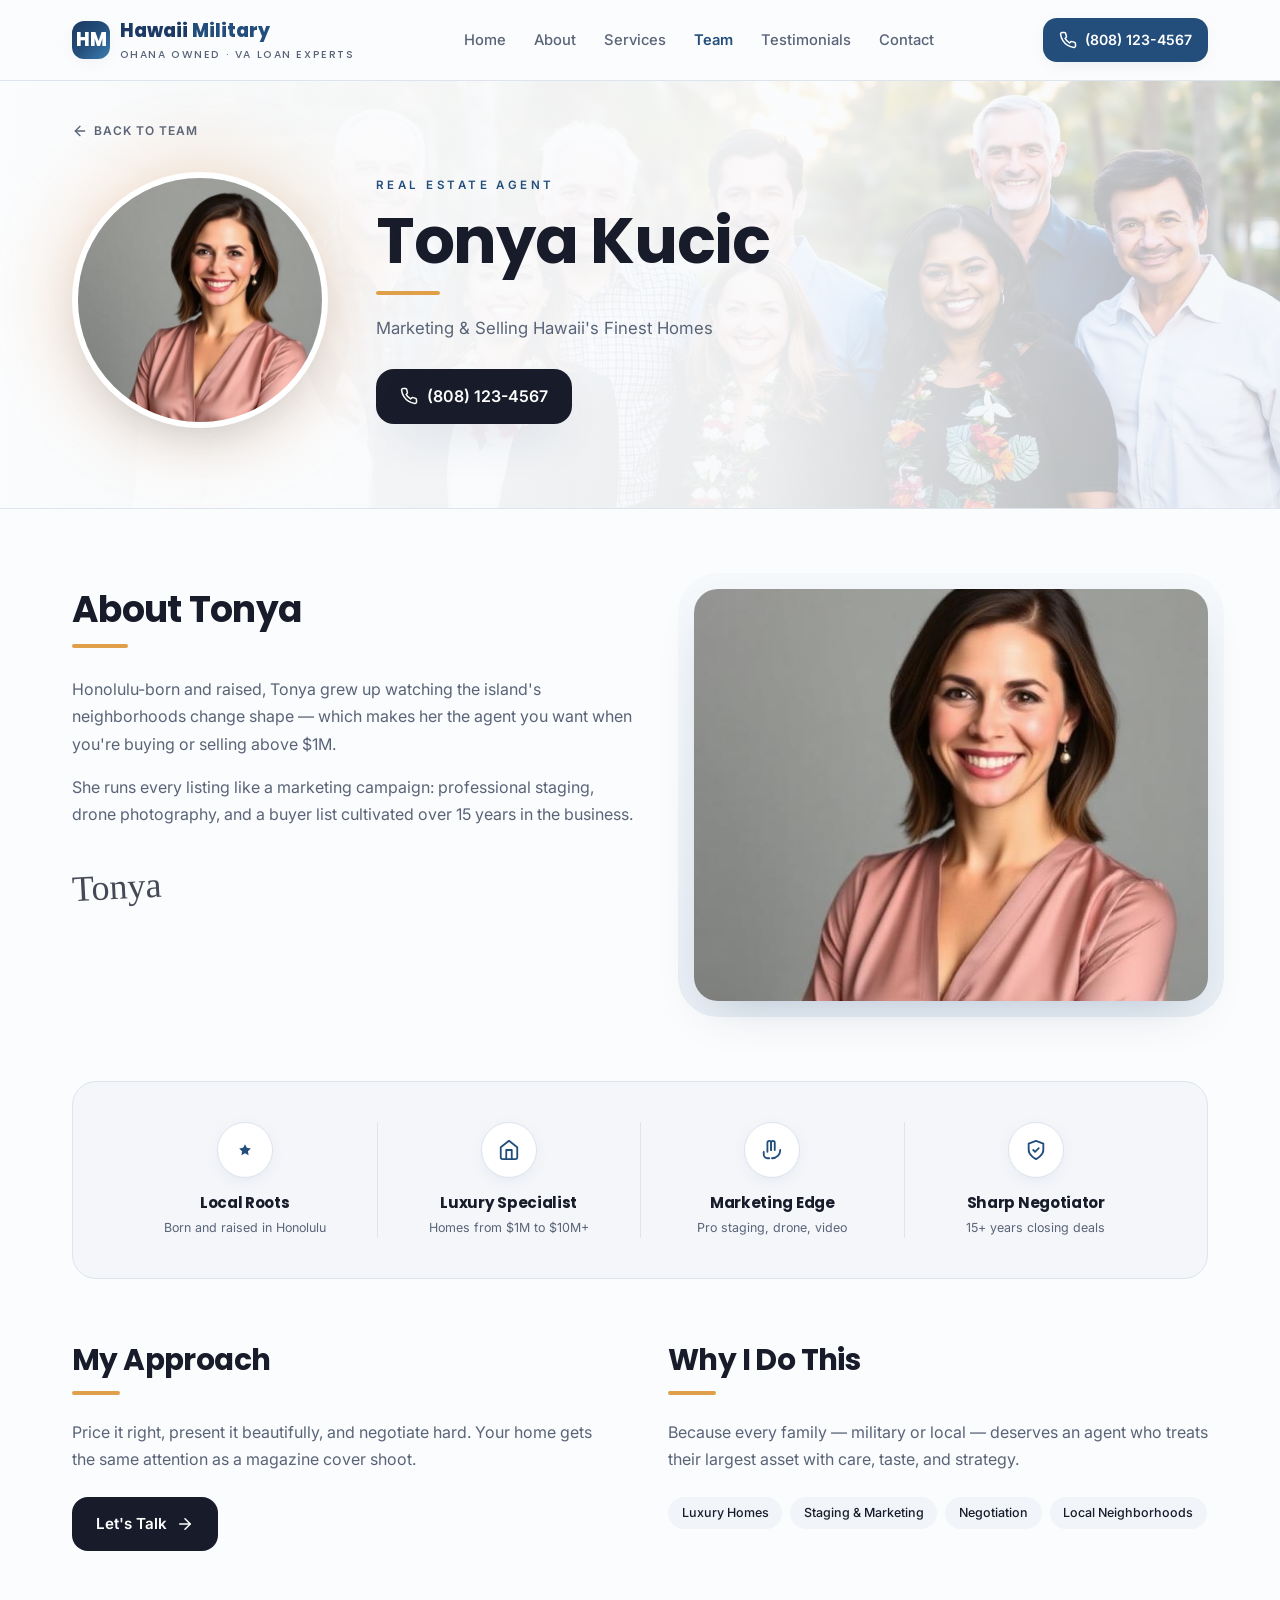
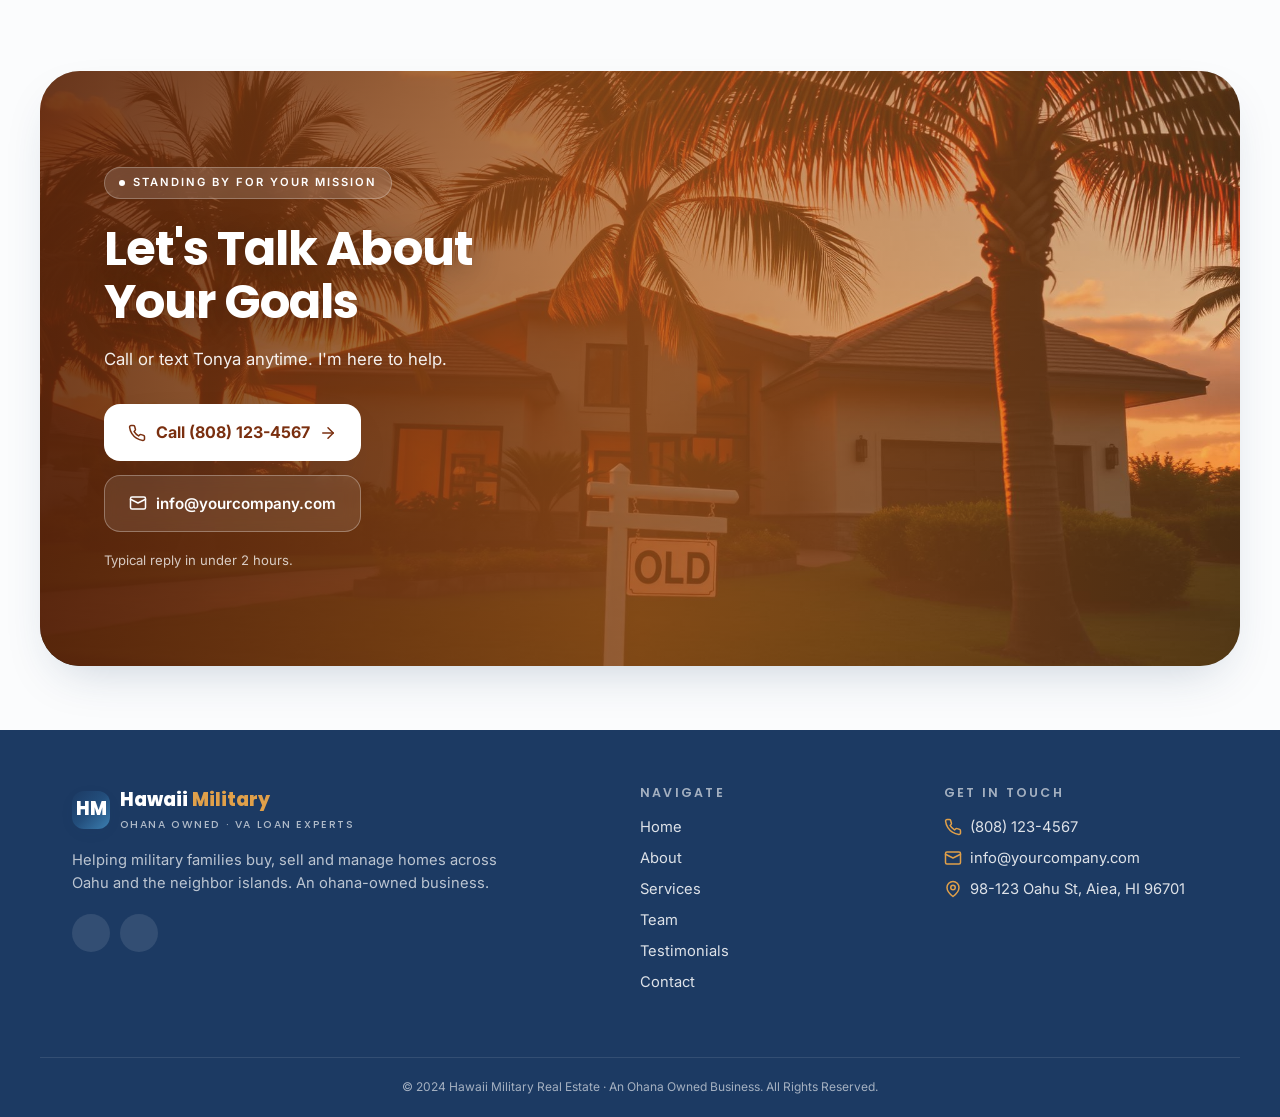
<file: agents/tonya-kucic.html>
<!doctype html>
<html lang="en">
<head>
<meta charset="utf-8">
<meta name="viewport" content="width=device-width,initial-scale=1">
<title>Tonya Kucic — Co-Broker / Luxury & Neighborhood Specialist</title>
<meta name="description" content="Honolulu-born and raised, Tonya brings 15+ years of local insight and a sharp eye for negotiation, staging, and marketing high-end island homes.">
<meta property="og:title" content="Tonya Kucic — Co-Broker / Luxury & Neighborhood Specialist">
<meta property="og:description" content="Honolulu-born and raised, Tonya brings 15+ years of local insight and a sharp eye for negotiation, staging, and marketing high-end island homes.">
<link rel="preconnect" href="https://fonts.googleapis.com">
<link rel="preconnect" href="https://fonts.gstatic.com" crossorigin>
<link href="https://fonts.googleapis.com/css2?family=Inter:wght@400;500;600;700&family=Poppins:wght@600;700;800&display=swap" rel="stylesheet">
<link rel="stylesheet" href="../css/styles.css">
</head>
<body>
<div id="header-mount"></div>

<section class="agent-hero"><img class="bg" src="../assets/hero-bg-team.jpg" alt=""><div class="ovr"></div>
  <div class="container"><div class="wrap">
    <a class="back-link" href="../team.html"><svg width="16" height="16" viewBox="0 0 24 24" fill="none" stroke="currentColor" stroke-width="2" stroke-linecap="round" stroke-linejoin="round"><line x1="19" y1="12" x2="5" y2="12"/><polyline points="12 19 5 12 12 5"/></svg> Back to Team</a>
    <div class="agent-hero-grid">
      <div class="avatar-circle"><div class="photo"><img src="../assets/agent-2.jpg" alt="Tonya Kucic"></div></div>
      <div>
        <div class="role-tag">Real Estate Agent</div>
        <h1>Tonya Kucic</h1>
        <div class="underline"></div>
        <p class="tagline">Marketing & Selling Hawaii's Finest Homes</p>
        <a class="cta" href="tel:8081234567"><svg width="18" height="18" viewBox="0 0 24 24" fill="none" stroke="currentColor" stroke-width="2" stroke-linecap="round" stroke-linejoin="round"><path d="M22 16.92v3a2 2 0 0 1-2.18 2 19.79 19.79 0 0 1-8.63-3.07 19.5 19.5 0 0 1-6-6 19.79 19.79 0 0 1-3.07-8.67A2 2 0 0 1 4.11 2h3a2 2 0 0 1 2 1.72 12.84 12.84 0 0 0 .7 2.81 2 2 0 0 1-.45 2.11L8.09 9.91a16 16 0 0 0 6 6l1.27-1.27a2 2 0 0 1 2.11-.45 12.84 12.84 0 0 0 2.81.7A2 2 0 0 1 22 16.92z"/></svg> (808) 123-4567</a>
      </div>
    </div>
  </div></div>
</section>

<section class="container"><div class="about-split">
  <div class="reveal">
    <h2>About Tonya</h2><div class="ul"></div>
    <div class="text"><p>Honolulu-born and raised, Tonya grew up watching the island's neighborhoods change shape — which makes her the agent you want when you're buying or selling above $1M.</p><p>She runs every listing like a marketing campaign: professional staging, drone photography, and a buyer list cultivated over 15 years in the business.</p></div>
    <span class="sig">Tonya</span>
  </div>
  <div class="reveal"><div class="photo-frame"><img src="../assets/agent-2.jpg" alt="Tonya Kucic"></div></div>
</div></section>

<section class="container"><div class="badges-card">
  <div class="badges-grid">
    <div class="badge-item reveal"><div class="icon-box"><svg width="14" height="14" viewBox="0 0 24 24" fill="currentColor"><polygon points="12 2 15.09 8.26 22 9.27 17 14.14 18.18 21.02 12 17.77 5.82 21.02 7 14.14 2 9.27 8.91 8.26 12 2"/></svg></div><h3>Local Roots</h3><p>Born and raised in Honolulu</p></div><div class="badge-item reveal"><div class="icon-box"><svg width="22" height="22" viewBox="0 0 24 24" fill="none" stroke="currentColor" stroke-width="2" stroke-linecap="round" stroke-linejoin="round"><path d="M3 9l9-7 9 7v11a2 2 0 0 1-2 2H5a2 2 0 0 1-2-2z"/><polyline points="9 22 9 12 15 12 15 22"/></svg></div><h3>Luxury Specialist</h3><p>Homes from $1M to $10M+</p></div><div class="badge-item reveal"><div class="icon-box"><svg width="22" height="22" viewBox="0 0 24 24" fill="none" stroke="currentColor" stroke-width="2" stroke-linecap="round" stroke-linejoin="round"><path d="M11 12V4a2 2 0 1 1 4 0v8"/><path d="M11 12V4a2 2 0 0 0-4 0v10"/><path d="M3 14v3a4 4 0 0 0 4 4h2"/><path d="M21 12a9 9 0 0 1-9 9"/></svg></div><h3>Marketing Edge</h3><p>Pro staging, drone, video</p></div><div class="badge-item reveal"><div class="icon-box"><svg width="22" height="22" viewBox="0 0 24 24" fill="none" stroke="currentColor" stroke-width="2" stroke-linecap="round" stroke-linejoin="round"><path d="M12 22s8-4 8-10V5l-8-3-8 3v7c0 6 8 10 8 10z"/><polyline points="9 12 11 14 15 10"/></svg></div><h3>Sharp Negotiator</h3><p>15+ years closing deals</p></div>
  </div>
</div></section>

<section class="container"><div class="two-col">
  <div class="reveal"><h2>My Approach</h2><div class="ul"></div><p>Price it right, present it beautifully, and negotiate hard. Your home gets the same attention as a magazine cover shoot.</p>
    <a class="btn btn-dark mt-6" href="../contact.html">Let's Talk <svg width="18" height="18" viewBox="0 0 24 24" fill="none" stroke="currentColor" stroke-width="2" stroke-linecap="round" stroke-linejoin="round"><line x1="5" y1="12" x2="19" y2="12"/><polyline points="12 5 19 12 12 19"/></svg></a>
  </div>
  <div class="reveal"><h2>Why I Do This</h2><div class="ul"></div><p>Because every family — military or local — deserves an agent who treats their largest asset with care, taste, and strategy.</p>
    <div class="pills"><span>Luxury Homes</span><span>Staging & Marketing</span><span>Negotiation</span><span>Local Neighborhoods</span></div>
  </div>
</div></section>

<div data-cta data-title="Let's Talk About Your Goals" data-subtitle="Call or text Tonya anytime. I'm here to help." data-note="Typical reply in under 2 hours."></div>

<div id="footer-mount"></div>
<script src="../js/site.js"></script>
<script>mountChrome("team.html", "../");</script>
</body>
</html>
</file>
<file: css/styles.css>
/* ============ Hawaii Military Real Estate — Static Stylesheet ============ */
/* Design tokens mirror the React app (oklch -> compatible) */
:root {
  --bg: #fbfcfd;
  --fg: #181c2a;
  --card: #ffffff;
  --muted: #f1f4f8;
  --muted-2: #e6ecf2;
  --muted-fg: #5a6478;
  --border: #dde4ec;
  --primary: #234e7c;
  --primary-fg: #fbfcfd;
  --primary-2: #2f6aa3;
  --ocean: #3c7fb1;
  --ocean-deep: #1c3a63;
  --sunset: #e08a3c;
  --accent: #e0a04a;
  --accent-fg: #2a1d0a;
  --palm: #5a9270;
  --sand: #f1e7d4;
  --shadow-soft: 0 4px 20px -8px rgba(28, 58, 99, .15);
  --shadow-elegant: 0 20px 50px -20px rgba(28, 58, 99, .25);
  --radius: .875rem;
  --grad-hero: linear-gradient(135deg, #1c3a63 0%, #234e7c 50%, #3c7fb1 100%);
  --grad-sunset: linear-gradient(120deg, #e08a3c 0%, #eea96a 100%);
  --grad-soft: linear-gradient(180deg, #f6f9fc 0%, #e9eff5 100%);
  --font-sans: "Inter", system-ui, -apple-system, Segoe UI, Roboto, Helvetica, Arial, sans-serif;
  --font-display: "Poppins", var(--font-sans);
}

*,
*::before,
*::after {
  box-sizing: border-box
}

html {
  -webkit-font-smoothing: antialiased;
  scroll-behavior: smooth
}

body {
  margin: 0;
  font-family: var(--font-sans);
  color: var(--fg);
  background: var(--bg);
  line-height: 1.55;
  font-size: 16px
}

img,
svg {
  display: block;
  max-width: 100%;
  height: auto
}

a {
  color: inherit;
  text-decoration: none;
  transition: color .2s
}

button {
  font: inherit;
  cursor: pointer;
  border: none;
  background: none;
  color: inherit
}

h1,
h2,
h3,
h4,
h5 {
  font-family: var(--font-display);
  letter-spacing: -.02em;
  font-weight: 700;
  margin: 0;
  line-height: 1.15
}

p {
  margin: 0
}

ul {
  margin: 0;
  padding: 0;
  list-style: none
}

.container {
  max-width: 1200px;
  margin: 0 auto;
  padding: 0 1rem
}

@media(min-width:640px) {
  .container {
    padding: 0 1.5rem
  }
}

@media(min-width:1024px) {
  .container {
    padding: 0 2rem
  }
}

/* ============ Header ============ */
.site-header {
  position: sticky;
  top: 0;
  z-index: 50;
  backdrop-filter: blur(10px);
  background: rgba(251, 252, 253, .85);
  border-bottom: 1px solid var(--border)
}

.site-header .row {
  display: flex;
  align-items: center;
  justify-content: space-between;
  gap: 1rem;
  height: 64px
}

@media(min-width:768px) {
  .site-header .row {
    height: 80px
  }
}

.logo {
  display: inline-flex;
  align-items: center;
  gap: .6rem;
  font-family: var(--font-display);
  font-weight: 800;
  font-size: 1.15rem;
  color: var(--ocean-deep)
}

.logo-mark {
  width: 38px;
  height: 38px;
  border-radius: 12px;
  background: var(--grad-hero);
  display: grid;
  place-items: center;
  color: #fff;
  font-weight: 800;
  box-shadow: var(--shadow-soft)
}

.logo small {
  display: block;
  font-size: .66rem;
  font-weight: 500;
  color: var(--muted-fg);
  letter-spacing: .15em;
  text-transform: uppercase;
  margin-top: 2px
}

.nav-desktop {
  display: none;
  align-items: center;
  gap: 1.75rem
}

@media(min-width:1024px) {
  .nav-desktop {
    display: flex
  }
}

.nav-desktop a {
  font-size: .92rem;
  font-weight: 500;
  color: var(--muted-fg)
}

.nav-desktop a:hover,
.nav-desktop a.active {
  color: var(--primary);
  font-weight: 600
}

.btn-call {
  display: none;
  align-items: center;
  gap: .5rem;
  background: var(--primary);
  color: #fff;
  padding: .7rem 1rem;
  border-radius: 14px;
  font-weight: 600;
  font-size: .88rem;
  box-shadow: var(--shadow-soft);
  transition: background .2s
}

.btn-call:hover {
  background: var(--ocean-deep)
}

@media(min-width:768px) {
  .btn-call {
    display: inline-flex
  }
}

.menu-toggle {
  display: inline-flex;
  padding: .5rem
}

@media(min-width:1024px) {
  .menu-toggle {
    display: none
  }
}

.nav-mobile {
  display: none;
  border-top: 1px solid var(--border);
  background: #fff;
  padding: 1rem
}

.nav-mobile.open {
  display: block
}

.nav-mobile a {
  display: block;
  padding: .85rem .9rem;
  border-radius: 10px;
  font-weight: 500;
  font-size: .95rem;
  color: var(--fg)
}

.nav-mobile a:hover,
.nav-mobile a.active {
  background: var(--muted);
  color: var(--primary)
}

.nav-mobile .btn-call {
  display: inline-flex;
  width: 100%;
  justify-content: center;
  margin-top: .5rem
}

/* ============ Footer ============ */
.site-footer {
  background: var(--ocean-deep);
  color: rgba(255, 255, 255, .85);
  margin-top: 0
}

.site-footer .grid {
  display: grid;
  gap: 2.5rem;
  grid-template-columns: 1fr;
  padding: 3.5rem 0
}

@media(min-width:768px) {
  .site-footer .grid {
    grid-template-columns: 2fr 1fr 1fr
  }
}

.site-footer h4 {
  font-size: .78rem;
  letter-spacing: .18em;
  text-transform: uppercase;
  color: rgba(255, 255, 255, .6);
  margin-bottom: 1rem;
  font-weight: 600
}

.site-footer .logo {
  color: #fff
}

.site-footer .logo small {
  color: rgba(255, 255, 255, .65)
}

.site-footer ul li {
  margin: .5rem 0;
  font-size: .92rem
}

.site-footer ul a:hover {
  color: var(--accent)
}

.site-footer .socials {
  display: flex;
  gap: .6rem;
  margin-top: 1.2rem
}

.site-footer .socials a {
  width: 38px;
  height: 38px;
  border-radius: 999px;
  background: rgba(255, 255, 255, .1);
  display: grid;
  place-items: center;
  transition: .2s
}

.site-footer .socials a:hover {
  background: var(--accent);
  color: #2a1d0a
}

.site-footer .contact-list li {
  display: flex;
  gap: .5rem;
  align-items: flex-start;
  color: rgba(255, 255, 255, .85)
}

.site-footer .contact-list svg {
  color: var(--accent);
  margin-top: 2px;
  flex-shrink: 0
}

.copyright {
  border-top: 1px solid rgba(255, 255, 255, .1);
  padding: 1.25rem 0;
  text-align: center;
  font-size: .75rem;
  color: rgba(255, 255, 255, .6)
}

/* ============ Buttons ============ */
.btn {
  display: inline-flex;
  align-items: center;
  justify-content: center;
  gap: .55rem;
  padding: .95rem 1.5rem;
  border-radius: 16px;
  font-weight: 600;
  font-size: .95rem;
  transition: .2s;
  cursor: pointer
}

.btn-primary {
  background: var(--primary);
  color: #fff;
  box-shadow: var(--shadow-elegant)
}

.btn-primary:hover {
  background: var(--ocean-deep);
  transform: translateY(-1px)
}

.btn-outline {
  background: #fff;
  color: var(--fg);
  border: 1px solid var(--border)
}

.btn-outline:hover {
  border-color: var(--primary);
  color: var(--primary)
}

.btn-dark {
  background: var(--fg);
  color: #fff
}

.btn-dark:hover {
  background: var(--primary)
}

/* ============ Hero (home) ============ */
.hero {
  position: relative;
  overflow: hidden;
  background: var(--grad-soft)
}

.hero::before {
  content: "";
  position: absolute;
  inset: 0;
  background: radial-gradient(circle at 15% 20%, rgba(60, 127, 177, .18), transparent 50%), radial-gradient(circle at 85% 80%, rgba(224, 138, 60, .16), transparent 50%);
  pointer-events: none
}

.hero .wrap {
  position: relative;
  display: grid;
  grid-template-columns: 1fr;
  gap: 2.5rem;
  align-items: center;
  padding: 3rem 0 3.5rem
}

@media(min-width:1024px) {
  .hero .wrap {
    grid-template-columns: 1.05fr 1fr;
    gap: 4rem;
    padding: 5rem 0 7rem
  }
}

@media(max-width:1000px){
  .hero .wrap{
    padding: 50px 20px;
  }
  .hero{
    text-align: center;
  }
  .eyebrow .dot{
    display: none;
  }
  .hero .cta-row {
    justify-content: center;
}
.hero .trust{
  text-align: left;
}
.cta-band{
          padding: 2.5rem 20px 4rem!important;
}
}

.eyebrow {
  display: inline-flex;
  align-items: center;
  gap: .5rem;
  padding: .45rem .85rem;
  border-radius: 999px;
  background: #fff;
  border: 1px solid var(--border);
  box-shadow: var(--shadow-soft);
  font-size: .7rem;
  font-weight: 600;
  letter-spacing: .18em;
  text-transform: uppercase
}

.eyebrow .dot {
  width: 6px;
  height: 6px;
  border-radius: 999px;
  background: var(--palm);
  animation: pulse 2s ease-in-out infinite
}

@keyframes pulse {

  0%,
  100% {
    opacity: 1
  }

  50% {
    opacity: .4
  }
}

.hero h1 {
  font-size: clamp(1.85rem, 4.5vw, 3.25rem);
  margin-top: 1.4rem;
  text-wrap: balance
}

.hero h1 .grad {
  background: linear-gradient(90deg, var(--ocean-deep), var(--primary), var(--ocean));
  -webkit-background-clip: text;
  background-clip: text;
  color: transparent
}

.hero p.lead {
  margin-top: 1.1rem;
  color: var(--muted-fg);
  font-size: 1.05rem;
  max-width: 36rem
}

.hero .cta-row {
  margin-top: 1.8rem;
  display: flex;
  flex-wrap: wrap;
  gap: .75rem
}

.hero .trust {
  display: inline-flex;
  align-items: center;
  gap: 1rem;
  background: #fff;
  border: 1px solid var(--border);
  border-radius: 999px;
  padding: .45rem 1.1rem .45rem .5rem;
  margin-top: 2rem;
  box-shadow: var(--shadow-soft)
}

.avatar-stack {
  display: flex
}

.avatar-stack img,
.avatar-stack span {
  width: 38px;
  height: 38px;
  border-radius: 999px;
  border: 2px solid #fff;
  margin-left: -10px;
  object-fit: cover
}

.avatar-stack :first-child {
  margin-left: 0
}

.avatar-stack span {
  background: var(--primary);
  color: #fff;
  display: grid;
  place-items: center;
  font-size: .65rem;
  font-weight: 700
}

.stars {
  display: flex;
  gap: 1px;
  color: var(--accent)
}

.hero-img-wrap {
  position: relative;
  max-width: 480px;
  margin: 0 auto;
  width: 100%
}

@media(min-width:1024px) {
  .hero-img-wrap {
    max-width: none
  }
}

.hero-img-wrap::before {
  content: "";
  position: absolute;
  inset: -1.5rem;
  background: var(--grad-sunset);
  opacity: .25;
  filter: blur(60px);
  border-radius: 3rem;
  z-index: -1
}

.hero-img {
  position: relative;
  border-radius: 2rem;
  overflow: hidden;
  box-shadow: var(--shadow-elegant);
  aspect-ratio: 4/5
}

.hero-img img {
  width: 100%;
  height: 100%;
  object-fit: cover
}

.hero-img .glass {
  position: absolute;
  left: 1rem;
  right: 1rem;
  bottom: 1rem;
  backdrop-filter: blur(12px);
  background: rgba(255, 255, 255, .15);
  border: 1px solid rgba(255, 255, 255, .25);
  border-radius: 1rem;
  padding: 1rem;
  display: grid;
  grid-template-columns: repeat(3, 1fr);
  gap: .75rem;
  color: #fff;
  text-align: center
}

.hero-img .glass .k {
  font-family: var(--font-display);
  font-weight: 800;
  font-size: 1.35rem
}

.hero-img .glass .l {
  font-size: .62rem;
  letter-spacing: .12em;
  text-transform: uppercase;
  opacity: .85;
  margin-top: 2px
}

.floating-card {
  position: absolute;
  left: -1rem;
  top: 2.5rem;
  background: #fff;
  border-radius: 1rem;
  box-shadow: var(--shadow-elegant);
  padding: .6rem .9rem .6rem .6rem;
  display: flex;
  align-items: center;
  gap: .7rem
}

.floating-card .icon {
  width: 40px;
  height: 40px;
  border-radius: 12px;
  background: rgba(90, 146, 112, .15);
  color: var(--palm);
  display: grid;
  place-items: center
}

/* ============ Trust bar ============ */
.trust-bar {
  border-top: 1px solid var(--border);
  border-bottom: 1px solid var(--border);
  background: #fff
}

.trust-bar .grid {
  display: grid;
  grid-template-columns: repeat(2, 1fr);
  gap: 1rem;
  padding: 2rem 0
}

@media(min-width:1024px) {
  .trust-bar .grid {
    grid-template-columns: repeat(4, 1fr);
    gap: 1.5rem;
    padding: 2.25rem 0
  }
}

.trust-bar .item {
  display: flex;
  align-items: center;
  gap: .85rem
}

.trust-bar .icon-box {
  width: 48px;
  height: 48px;
  border-radius: 14px;
  background: rgba(35, 78, 124, .10);
  color: var(--primary);
  display: grid;
  place-items: center;
  flex-shrink: 0
}

.trust-bar .k {
  font-family: var(--font-display);
  font-weight: 800;
  font-size: 1.5rem;
  line-height: 1
}

.trust-bar .l {
  font-size: .7rem;
  letter-spacing: .12em;
  text-transform: uppercase;
  color: var(--muted-fg);
  margin-top: 4px
}

/* ============ Sections ============ */
.section {
  padding: 3.5rem 0
}

@media(min-width:768px) {
  .section {
    padding: 5rem 0
  }
}

.section.alt {
  background: var(--grad-soft)
}

.section-head {
  text-align: center;
  max-width: 42rem;
  margin: 0 auto 2.5rem
}

.section-head .eyebrow-mini {
  font-size: .72rem;
  letter-spacing: .2em;
  text-transform: uppercase;
  font-weight: 600;
  color: var(--primary)
}

.section-head h2 {
  margin-top: .6rem;
  font-size: clamp(1.75rem, 3.5vw, 2.75rem)
}

.section-head p {
  margin-top: .85rem;
  color: var(--muted-fg);
  font-size: 1.05rem
}

/* ============ Grid cards (why) ============ */
.cards-grid {
  display: grid;
  grid-template-columns: 1fr;
  gap: 1.5rem
}

@media(min-width:768px) {
  .cards-grid {
    grid-template-columns: repeat(3, 1fr)
  }
}

.card {
  background: #fff;
  border: 1px solid var(--border);
  border-radius: 1.5rem;
  overflow: hidden;
  box-shadow: var(--shadow-soft);
  transition: .4s;
  display: flex;
  flex-direction: column
}

.card:hover {
  transform: translateY(-4px);
  box-shadow: var(--shadow-elegant)
}

.card-media {
  position: relative;
  aspect-ratio: 5/4;
  overflow: hidden
}

.card-media img {
  width: 100%;
  height: 100%;
  object-fit: cover;
  transition: transform .7s
}

.card:hover .card-media img {
  transform: scale(1.05)
}

.card-media::after {
  content: "";
  position: absolute;
  inset: 0;
  background: linear-gradient(to top, rgba(28, 58, 99, .7), rgba(28, 58, 99, .1) 50%, transparent)
}

.card-media .tag {
  position: absolute;
  top: 1rem;
  left: 1rem;
  z-index: 2;
  background: rgba(255, 255, 255, .95);
  backdrop-filter: blur(4px);
  color: var(--primary);
  font-size: .68rem;
  font-weight: 700;
  letter-spacing: .18em;
  text-transform: uppercase;
  padding: .4rem .8rem;
  border-radius: 999px
}

.card-body {
  padding: 1.5rem
}

.card-body h3 {
  font-size: 1.2rem
}

.card-body p {
  margin-top: .7rem;
  font-size: .92rem;
  color: var(--muted-fg)
}

.card-body ul {
  margin-top: 1rem;
  display: flex;
  flex-direction: column;
  gap: .55rem
}

.card-body ul li {
  display: flex;
  align-items: center;
  gap: .55rem;
  font-size: .9rem
}

.check-pill {
  width: 20px;
  height: 20px;
  border-radius: 999px;
  background: rgba(90, 146, 112, .15);
  color: var(--palm);
  display: inline-grid;
  place-items: center;
  flex-shrink: 0
}

/* ============ Steps ============ */
.steps {
  display: grid;
  grid-template-columns: 1fr;
  gap: 1.25rem
}

@media(min-width:768px) {
  .steps {
    grid-template-columns: repeat(3, 1fr)
  }
}

@media(min-width:1024px) {
  .steps.cols-4 {
    grid-template-columns: repeat(4, 1fr)
  }
}

.step {
  background: #fff;
  border: 1px solid var(--border);
  border-radius: 18px;
  padding: 1.5rem
}

.step .n {
  font-weight: 700;
  color: var(--accent);
  font-size: .85rem
}

.step h3 {
  margin-top: .7rem;
  font-size: 1.15rem
}

.step p {
  margin-top: .7rem;
  font-size: .9rem;
  color: var(--muted-fg)
}

.step .icon-box {
  width: 48px;
  height: 48px;
  border-radius: 14px;
  background: rgba(224, 160, 74, .18);
  color: var(--accent);
  display: grid;
  place-items: center;
  margin-bottom: 1rem
}

/* ============ Page hero ============ */
.page-hero {
  position: relative;
  overflow: hidden;
  background: var(--grad-soft)
}

.page-hero .bg {
  position: absolute;
  inset: 0;
  width: 100%;
  height: 100%;
  object-fit: cover
}

.page-hero .ovr {
  position: absolute;
  inset: 0;
  background: linear-gradient(90deg, rgba(28, 58, 99, .85), rgba(28, 58, 99, .65) 50%, rgba(28, 58, 99, .3));
}

.page-hero .ovr2 {
  position: absolute;
  inset: 0;
  background: linear-gradient(to top, rgba(0, 0, 0, .4), transparent 50%)
}

.page-hero .inner {
  position: relative;
  padding: 4rem 0;
  max-width: 50rem
}

@media(min-width:768px) {
  .page-hero .inner {
    padding: 7rem 0 8rem
  }
}

.page-hero .eyebrow-pill {
  display: inline-flex;
  align-items: center;
  gap: .5rem;
  background: rgba(255, 255, 255, .15);
  backdrop-filter: blur(8px);
  border: 1px solid rgba(255, 255, 255, .25);
  color: #fff;
  font-size: .7rem;
  letter-spacing: .22em;
  text-transform: uppercase;
  font-weight: 600;
  padding: .4rem .85rem;
  border-radius: 999px;
  margin-bottom: 1.25rem
}

.page-hero h1 {
  color: #fff;
  font-size: clamp(2rem, 5vw, 3.75rem);
  text-shadow: 0 4px 30px rgba(0, 0, 0, .3);
  text-wrap: balance
}

.page-hero p {
  color: rgba(255, 255, 255, .92);
  font-size: 1.1rem;
  margin-top: 1.2rem;
  max-width: 38rem
}

/* ============ About ============ */
.split {
  display: grid;
  grid-template-columns: 1fr;
  gap: 3rem;
  align-items: center
}

@media(min-width:1024px) {
  .split {
    grid-template-columns: 1fr 1fr;
    gap: 4rem
  }
}

.split img {
  border-radius: 1.5rem;
  box-shadow: var(--shadow-elegant);
  aspect-ratio: 4/5;
  width: 100%;
  object-fit: cover
}

.bg-cards {
  display: grid;
  grid-template-columns: 1fr;
  gap: 1.25rem
}

@media(min-width:640px) {
  .bg-cards {
    grid-template-columns: repeat(2, 1fr)
  }
}

@media(min-width:1024px) {
  .bg-cards {
    grid-template-columns: repeat(4, 1fr)
  }
}

.bg-card {
  background: #fff;
  border: 1px solid var(--border);
  border-radius: 18px;
  padding: 1.6rem;
  box-shadow: var(--shadow-soft);
  height: 100%
}

.bg-card .icon-box {
  width: 48px;
  height: 48px;
  border-radius: 12px;
  background: rgba(35, 78, 124, .10);
  color: var(--primary);
  display: grid;
  place-items: center;
  margin-bottom: 1.1rem
}

.bg-card h3 {
  font-size: 1rem
}

.bg-card p {
  margin-top: .5rem;
  font-size: .88rem;
  color: var(--muted-fg)
}

/* ============ Services cards ============ */
.svc-card {
  background: #fff;
  border: 1px solid var(--border);
  border-radius: 1.5rem;
  overflow: hidden;
  box-shadow: var(--shadow-soft);
  transition: .5s;
  display: flex;
  flex-direction: column;
  height: 100%
}

.svc-card:hover {
  transform: translateY(-4px);
  box-shadow: var(--shadow-elegant)
}

.svc-card .media {
  position: relative;
  aspect-ratio: 4/3;
  overflow: hidden
}

.svc-card .media img {
  width: 100%;
  height: 100%;
  object-fit: cover;
  transition: transform .7s
}

.svc-card:hover .media img {
  transform: scale(1.05)
}

.svc-card .media::after {
  content: "";
  position: absolute;
  inset: 0;
  background: linear-gradient(to top, rgba(28, 58, 99, .7), rgba(28, 58, 99, .1) 50%, transparent)
}

.svc-card .media .tag {
  position: absolute;
  top: 1rem;
  left: 1rem;
  background: rgba(255, 255, 255, .95);
  color: var(--primary);
  font-size: .65rem;
  font-weight: 700;
  letter-spacing: .2em;
  text-transform: uppercase;
  padding: .4rem .85rem;
  border-radius: 999px;
  z-index: 2
}

.svc-card .media h3 {
  position: absolute;
  bottom: 1rem;
  left: 1.25rem;
  right: 1.25rem;
  color: #fff;
  font-size: 1.4rem;
  text-shadow: 0 2px 8px rgba(0, 0, 0, .4);
  z-index: 2
}

.svc-card .body {
  padding: 1.6rem;
  flex: 1
}

.svc-card ul {
  display: flex;
  flex-direction: column;
  gap: .75rem
}

.svc-card li {
  display: flex;
  gap: .7rem;
  font-size: .9rem;
  color: var(--muted-fg)
}

.svc-card li svg {
  color: var(--palm);
  flex-shrink: 0;
  margin-top: 2px
}

/* ============ Team page ============ */
.team-grid {
  display: grid;
  grid-template-columns: 1fr;
  gap: 1.75rem
}

@media(min-width:640px) {
  .team-grid {
    grid-template-columns: repeat(2, 1fr)
  }
}

@media(min-width:1024px) {
  .team-grid {
    grid-template-columns: repeat(3, 1fr)
  }
}

.agent-card {
  background: #fff;
  border: 1px solid var(--border);
  border-radius: 1.5rem;
  overflow: hidden;
  box-shadow: var(--shadow-soft);
  transition: .5s
}

.agent-card:hover {
  transform: translateY(-4px);
  box-shadow: var(--shadow-elegant)
}

.agent-card .media {
  position: relative;
  aspect-ratio: 4/5;
  overflow: hidden;
  background: var(--muted)
}

.agent-card .media img {
  width: 100%;
  height: 100%;
  object-fit: cover;
  transition: transform .7s
}

.agent-card:hover .media img {
  transform: scale(1.05)
}

.agent-card .media::after {
  content: "";
  position: absolute;
  inset: 0;
  background: linear-gradient(to top, rgba(28, 58, 99, .85), transparent 40%)
}

.agent-card .overlay {
  position: absolute;
  left: 1.25rem;
  right: 1.25rem;
  bottom: 1.25rem;
  color: #fff;
  z-index: 2
}

.agent-card .overlay h3 {
  font-size: 1.2rem;
  text-shadow: 0 2px 8px rgba(0, 0, 0, .3)
}

.agent-card .overlay .yr {
  font-size: .72rem;
  opacity: .85;
  margin-top: 2px
}

.agent-card .body {
  padding: 1.4rem
}

.agent-card .role {
  color: var(--primary);
  font-weight: 500;
  font-size: .88rem
}

.agent-card .body a {
  margin-top: 1rem;
  display: inline-flex;
  width: 100%;
  justify-content: center;
  align-items: center;
  gap: .4rem;
  background: var(--muted);
  color: var(--fg);
  padding: .7rem 1rem;
  border-radius: 12px;
  font-weight: 600;
  font-size: .88rem;
  transition: .2s
}

.agent-card .body a:hover {
  background: var(--primary);
  color: #fff
}

/* ============ Agent profile ============ */
.agent-hero {
  position: relative;
  overflow: hidden;
  background: var(--grad-soft);
  border-bottom: 1px solid var(--border)
}

.agent-hero .bg {
  position: absolute;
  inset: 0;
  width: 100%;
  height: 100%;
  object-fit: cover;
  opacity: .4
}

.agent-hero .ovr {
  position: absolute;
  inset: 0;
  background: linear-gradient(90deg, var(--bg), rgba(251, 252, 253, .85) 60%, rgba(251, 252, 253, .2))
}

.agent-hero .wrap {
  position: relative;
  padding: 2rem 0 3.5rem
}

@media(min-width:640px) {
  .agent-hero .wrap {
    padding: 2.5rem 0 5rem
  }
}

.back-link {
  display: inline-flex;
  align-items: center;
  gap: .4rem;
  font-size: .75rem;
  font-weight: 600;
  color: var(--muted-fg);
  margin-bottom: 2rem;
  text-transform: uppercase;
  letter-spacing: .08em
}

.back-link:hover {
  color: var(--primary)
}

.agent-hero-grid {
  display: grid;
  grid-template-columns: 1fr;
  gap: 2.5rem;
  align-items: center;
  text-align: center
}

@media(min-width:768px) {
  .agent-hero-grid {
    grid-template-columns: auto 1fr;
    gap: 3rem;
    text-align: left
  }
}

.avatar-circle {
  position: relative;
  width: 11rem;
  height: 11rem;
  margin: 0 auto;
  flex-shrink: 0
}

@media(min-width:640px) {
  .avatar-circle {
    width: 14rem;
    height: 14rem
  }
}

@media(min-width:768px) {
  .avatar-circle {
    width: 16rem;
    height: 16rem;
    margin: 0
  }
}

.avatar-circle::before {
  content: "";
  position: absolute;
  inset: -.75rem;
  background: var(--grad-sunset);
  opacity: .25;
  filter: blur(36px);
  border-radius: 50%
}

.avatar-circle .photo {
  position: relative;
  width: 100%;
  height: 100%;
  border-radius: 50%;
  overflow: hidden;
  border: 6px solid #fff;
  box-shadow: var(--shadow-elegant);
  background: var(--muted)
}

.avatar-circle .photo img {
  width: 100%;
  height: 100%;
  object-fit: cover
}

.agent-hero .role-tag {
  font-size: .72rem;
  font-weight: 600;
  letter-spacing: .3em;
  text-transform: uppercase;
  color: var(--primary)
}

.agent-hero h1 {
  margin-top: .85rem;
  font-size: clamp(2.25rem, 5vw, 4rem);
  line-height: 1.02
}

.agent-hero .underline {
  margin-top: 1.1rem;
  width: 4rem;
  height: 4px;
  border-radius: 999px;
  background: var(--accent);
  margin-inline: auto
}

@media(min-width:768px) {
  .agent-hero .underline {
    margin-inline: 0
  }
}

.agent-hero .tagline {
  margin-top: 1.25rem;
  font-size: 1.05rem;
  color: var(--muted-fg);
  max-width: 36rem;
  margin-inline: auto
}

@media(min-width:768px) {
  .agent-hero .tagline {
    margin-inline: 0
  }
}

.agent-hero .cta {
  margin-top: 1.75rem;
  display: inline-flex;
  align-items: center;
  gap: .55rem;
  background: var(--fg);
  color: #fff;
  padding: .95rem 1.5rem;
  border-radius: 18px;
  font-weight: 600;
  box-shadow: var(--shadow-elegant);
  transition: background .2s
}

.agent-hero .cta:hover {
  background: var(--primary)
}

.about-split {
  display: grid;
  grid-template-columns: 1fr;
  gap: 2.5rem;
  padding: 4rem 0
}

@media(min-width:1024px) {
  .about-split {
    grid-template-columns: 1.1fr 1fr;
    gap: 3.5rem;
    padding: 5rem 0
  }
}

.about-split h2 {
  font-size: clamp(1.75rem, 3vw, 2.25rem)
}

.about-split .ul {
  margin-top: .85rem;
  width: 3.5rem;
  height: 4px;
  border-radius: 999px;
  background: var(--accent)
}

.about-split .text {
  margin-top: 1.75rem;
  display: flex;
  flex-direction: column;
  gap: 1rem;
  color: var(--muted-fg);
  line-height: 1.7
}

.about-split .sig {
  margin-top: 2rem;
  font-size: 2.25rem;
  color: rgba(24, 28, 42, .8);
  font-family: "Segoe Script", "Brush Script MT", "Lucida Handwriting", cursive;
  transform: rotate(-3deg);
  display: inline-block
}

.about-split .photo-frame {
  position: relative
}

.about-split .photo-frame::before {
  content: "";
  position: absolute;
  inset: -1rem;
  background: var(--grad-soft);
  border-radius: 2.5rem;
  z-index: -1
}

.about-split .photo-frame img {
  aspect-ratio: 5/4;
  border-radius: 1.5rem;
  box-shadow: var(--shadow-elegant);
  width: 100%;
  object-fit: cover
}

.badges-card {
  background: rgba(241, 244, 248, .6);
  border: 1px solid var(--border);
  border-radius: 1.5rem;
  padding: 1.5rem;
  margin-bottom: 4rem
}

@media(min-width:640px) {
  .badges-card {
    padding: 2.5rem
  }
}

.badges-grid {
  display: grid;
  grid-template-columns: repeat(2, 1fr);
  gap: 2rem 1rem
}

@media(min-width:1024px) {
  .badges-grid {
    grid-template-columns: repeat(4, 1fr);
    gap: 0
  }
}

.badge-item {
  text-align: center;
  padding: 0 .5rem
}

@media(min-width:1024px) {
  .badge-item {
    padding: 0 1.5rem;
    border-left: 1px solid var(--border)
  }

  .badge-item:first-child {
    border-left: none
  }
}

.badge-item .icon-box {
  width: 56px;
  height: 56px;
  border-radius: 999px;
  background: #fff;
  color: var(--primary);
  border: 1px solid var(--border);
  box-shadow: var(--shadow-soft);
  display: grid;
  place-items: center;
  margin: 0 auto
}

.badge-item h3 {
  margin-top: 1rem;
  font-size: .95rem
}

.badge-item p {
  margin-top: .5rem;
  font-size: .78rem;
  color: var(--muted-fg);
  line-height: 1.5
}

.two-col {
  display: grid;
  grid-template-columns: 1fr;
  gap: 2.5rem;
  padding-bottom: 5rem
}

@media(min-width:768px) {
  .two-col {
    grid-template-columns: 1fr 1fr;
    gap: 3.5rem
  }
}

.two-col h2 {
  font-size: clamp(1.5rem, 2.5vw, 1.85rem)
}

.two-col .ul {
  margin-top: .85rem;
  width: 3rem;
  height: 4px;
  border-radius: 999px;
  background: var(--accent)
}

.two-col p {
  margin-top: 1.5rem;
  color: var(--muted-fg);
  line-height: 1.7
}

.pills {
  margin-top: 1.5rem;
  display: flex;
  flex-wrap: wrap;
  gap: .5rem
}

.pills span {
  background: var(--muted);
  color: var(--fg);
  padding: .4rem .85rem;
  border-radius: 999px;
  font-size: .78rem;
  font-weight: 500
}

/* ============ Testimonials marquee ============ */
.marquee-wrap {
  position: relative;
  overflow: hidden;
  padding: 1rem 0
}

.marquee-wrap::before,
.marquee-wrap::after {
  content: "";
  position: absolute;
  top: 0;
  bottom: 0;
  width: 6rem;
  z-index: 5;
  pointer-events: none
}

.marquee-wrap::before {
  left: 0;
  background: linear-gradient(to right, var(--bg), transparent)
}

.marquee-wrap::after {
  right: 0;
  background: linear-gradient(to left, var(--bg), transparent)
}

.marquee {
  display: flex;
  width: max-content;
  animation: marq 45s linear infinite
}

.marquee.rev {
  animation: marq-rev 50s linear infinite;
  margin-top: 1.5rem
}

.marquee-wrap:hover .marquee {
  animation-play-state: paused
}

@keyframes marq {
  from {
    transform: translateX(0)
  }

  to {
    transform: translateX(-50%)
  }
}

@keyframes marq-rev {
  from {
    transform: translateX(-50%)
  }

  to {
    transform: translateX(0)
  }
}

.t-card {
  flex-shrink: 0;
  width: 340px;
  background: #fff;
  border: 1px solid var(--border);
  border-radius: 1.5rem;
  padding: 1.5rem;
  box-shadow: var(--shadow-soft);
  margin: 0 .75rem
}

@media(min-width:640px) {
  .t-card {
    width: 400px
  }
}

.t-card .top {
  display: flex;
  align-items: center;
  gap: .75rem
}

.t-card .top img {
  width: 48px;
  height: 48px;
  border-radius: 999px;
  object-fit: cover;
  border: 2px solid rgba(224, 160, 74, .4)
}

.t-card .name {
  font-weight: 700;
  font-size: .88rem
}

.t-card .role {
  font-size: .75rem;
  color: var(--muted-fg)
}

.t-card .q {
  margin-left: auto;
  color: rgba(224, 160, 74, .4)
}

.t-card .stars {
  margin-top: 1rem
}

.t-card .quote {
  margin-top: .85rem;
  font-size: .92rem;
  line-height: 1.6;
  color: var(--muted-fg)
}

.stats-band {
  background: var(--grad-hero);
  color: #fff
}

.stats-band .grid {
  display: grid;
  grid-template-columns: repeat(2, 1fr);
  gap: 2rem;
  padding: 3.5rem 0;
  text-align: center
}

@media(min-width:1024px) {
  .stats-band .grid {
    grid-template-columns: repeat(4, 1fr)
  }
}

.stats-band .n {
  font-family: var(--font-display);
  font-weight: 800;
  color: var(--accent);
  font-size: clamp(2rem, 4vw, 3rem)
}

.stats-band .l {
  margin-top: .5rem;
  font-size: .85rem;
  color: rgba(255, 255, 255, .8)
}

/* ============ Contact ============ */
.ch-grid {
  display: grid;
  grid-template-columns: 1fr;
  gap: 1.25rem
}

@media(min-width:768px) {
  .ch-grid {
    grid-template-columns: repeat(3, 1fr)
  }
}

.ch-card {
  display: block;
  background: #fff;
  border: 1px solid var(--border);
  border-radius: 1.5rem;
  padding: 1.75rem;
  box-shadow: var(--shadow-soft);
  transition: .3s;
  height: 100%
}

.ch-card:hover {
  transform: translateY(-4px);
  box-shadow: var(--shadow-elegant)
}

.ch-card .icon-box {
  width: 56px;
  height: 56px;
  border-radius: 18px;
  display: grid;
  place-items: center
}

.ch-card .icon-box.pri {
  background: var(--primary);
  color: #fff
}

.ch-card .icon-box.acc {
  background: var(--accent);
  color: var(--accent-fg)
}

.ch-card .icon-box.palm {
  background: var(--palm);
  color: #fff
}

.ch-card .lbl {
  margin-top: 1.5rem;
  font-size: .72rem;
  letter-spacing: .12em;
  text-transform: uppercase;
  color: var(--muted-fg)
}

.ch-card .val {
  margin-top: .3rem;
  font-weight: 700;
  font-size: 1.2rem
}

.ch-card:hover .val {
  color: var(--primary)
}

.ch-card .note {
  margin-top: .6rem;
  font-size: .85rem;
  color: var(--muted-fg)
}

.info-grid {
  display: grid;
  grid-template-columns: 1fr;
  gap: 1.25rem;
  margin-top: 2.5rem
}

@media(min-width:768px) {
  .info-grid {
    grid-template-columns: repeat(3, 1fr)
  }
}

.info-card {
  background: rgba(241, 244, 248, .6);
  border: 1px solid var(--border);
  border-radius: 18px;
  padding: 1.4rem;
  display: flex;
  gap: 1rem;
  align-items: flex-start;
  height: 100%
}

.info-card .icon-box {
  width: 44px;
  height: 44px;
  border-radius: 12px;
  display: grid;
  place-items: center;
  flex-shrink: 0;
  color: #fff
}

.info-card .icon-box.deep {
  background: var(--ocean-deep)
}

.info-card .icon-box.pri {
  background: var(--primary)
}

.info-card .icon-box.acc {
  background: var(--accent);
  color: var(--accent-fg)
}

.info-card .lbl {
  font-size: .72rem;
  letter-spacing: .12em;
  text-transform: uppercase;
  color: var(--muted-fg)
}

.info-card .ttl {
  font-weight: 700;
  margin-top: 2px
}

.info-card .sub {
  font-size: .78rem;
  color: var(--muted-fg);
  margin-top: .3rem
}

/* ============ CTA band ============ */
.cta-band {
  padding: 2.5rem 0 4rem
}

.cta-band .box {
  position: relative;
  overflow: hidden;
  border-radius: 2rem;
  max-width: 1200px;
  margin: 0 auto;
  box-shadow: var(--shadow-elegant)
}

@media(min-width:640px) {
  .cta-band .box {
    border-radius: 2.5rem
  }
}

.cta-band .box img.bg {
  position: absolute;
  inset: 0;
  width: 100%;
  height: 100%;
  object-fit: cover
}

.cta-band .box .ovr {
  position: absolute;
  inset: 0;
  background: linear-gradient(90deg, rgba(96, 40, 12, .88), rgba(168, 90, 30, .7) 50%, rgba(224, 140, 60, .3))
}

.cta-band .inner {
  position: relative;
  padding: 3.5rem 1.5rem;
  color: #fff;
  max-width: 38rem;
  text-align: center;
  margin: 0 auto
}

@media(min-width:768px) {
  .cta-band .inner {
    padding: 6rem 4rem;
    text-align: left;
    margin: 0
  }
}

.cta-band .eyebrow-pill {
  display: inline-flex;
  align-items: center;
  gap: .5rem;
  background: rgba(255, 255, 255, .15);
  backdrop-filter: blur(8px);
  border: 1px solid rgba(255, 255, 255, .25);
  font-size: .7rem;
  letter-spacing: .18em;
  text-transform: uppercase;
  font-weight: 600;
  padding: .4rem .85rem;
  border-radius: 999px
}

.cta-band h2 {
  margin-top: 1.5rem;
  font-size: clamp(1.85rem, 4vw, 3rem);
  text-shadow: 0 4px 30px rgba(0, 0, 0, .3);
  text-wrap: balance;
  line-height: 1.1
}

.cta-band p {
  margin-top: 1.1rem;
  font-size: 1.05rem;
  color: rgba(255, 255, 255, .92);
  max-width: 32rem
}

.cta-band .row {
  margin-top: 2rem;
  display: flex;
  flex-wrap: wrap;
  gap: .85rem;
  justify-content: center
}

@media(min-width:768px) {
  .cta-band .row {
    justify-content: flex-start
  }
}

.cta-band .btn-white {
  background: #fff;
  color: #7a2f0f;
  padding: 1rem 1.5rem;
  border-radius: 16px;
  font-weight: 700;
  display: inline-flex;
  align-items: center;
  gap: .6rem;
  font-size: 1rem;
  box-shadow: var(--shadow-elegant);
  transition: .2s
}

.cta-band .btn-white:hover {
  transform: scale(1.03)
}

.cta-band .btn-ghost {
  background: rgba(255, 255, 255, .1);
  backdrop-filter: blur(8px);
  border: 1px solid rgba(255, 255, 255, .3);
  padding: 1rem 1.5rem;
  border-radius: 16px;
  font-weight: 600;
  color: #fff;
  display: inline-flex;
  align-items: center;
  gap: .55rem;
  font-size: .95rem;
  transition: background .2s
}

.cta-band .btn-ghost:hover {
  background: rgba(255, 255, 255, .2)
}

.cta-band .note {
  margin-top: 1.1rem;
  font-size: .82rem;
  color: rgba(255, 255, 255, .75)
}

/* ============ Reveal animation ============ */
.reveal {
  opacity: 0;
  transform: translateY(20px);
  transition: opacity .7s ease-out, transform .7s ease-out
}

.reveal.in {
  opacity: 1;
  transform: none
}

/* ============ Utility ============ */
.center {
  text-align: center
}

.muted {
  color: var(--muted-fg)
}

.mt-0 {
  margin-top: 0
}

.mt-2 {
  margin-top: .5rem
}

.mt-4 {
  margin-top: 1rem
}

.mt-6 {
  margin-top: 1.5rem
}

.mt-8 {
  margin-top: 2rem
}

.hidden-mobile {
  display: none
}

@media(min-width:768px) {
  .hidden-mobile {
    display: block
  }
}
</file>
